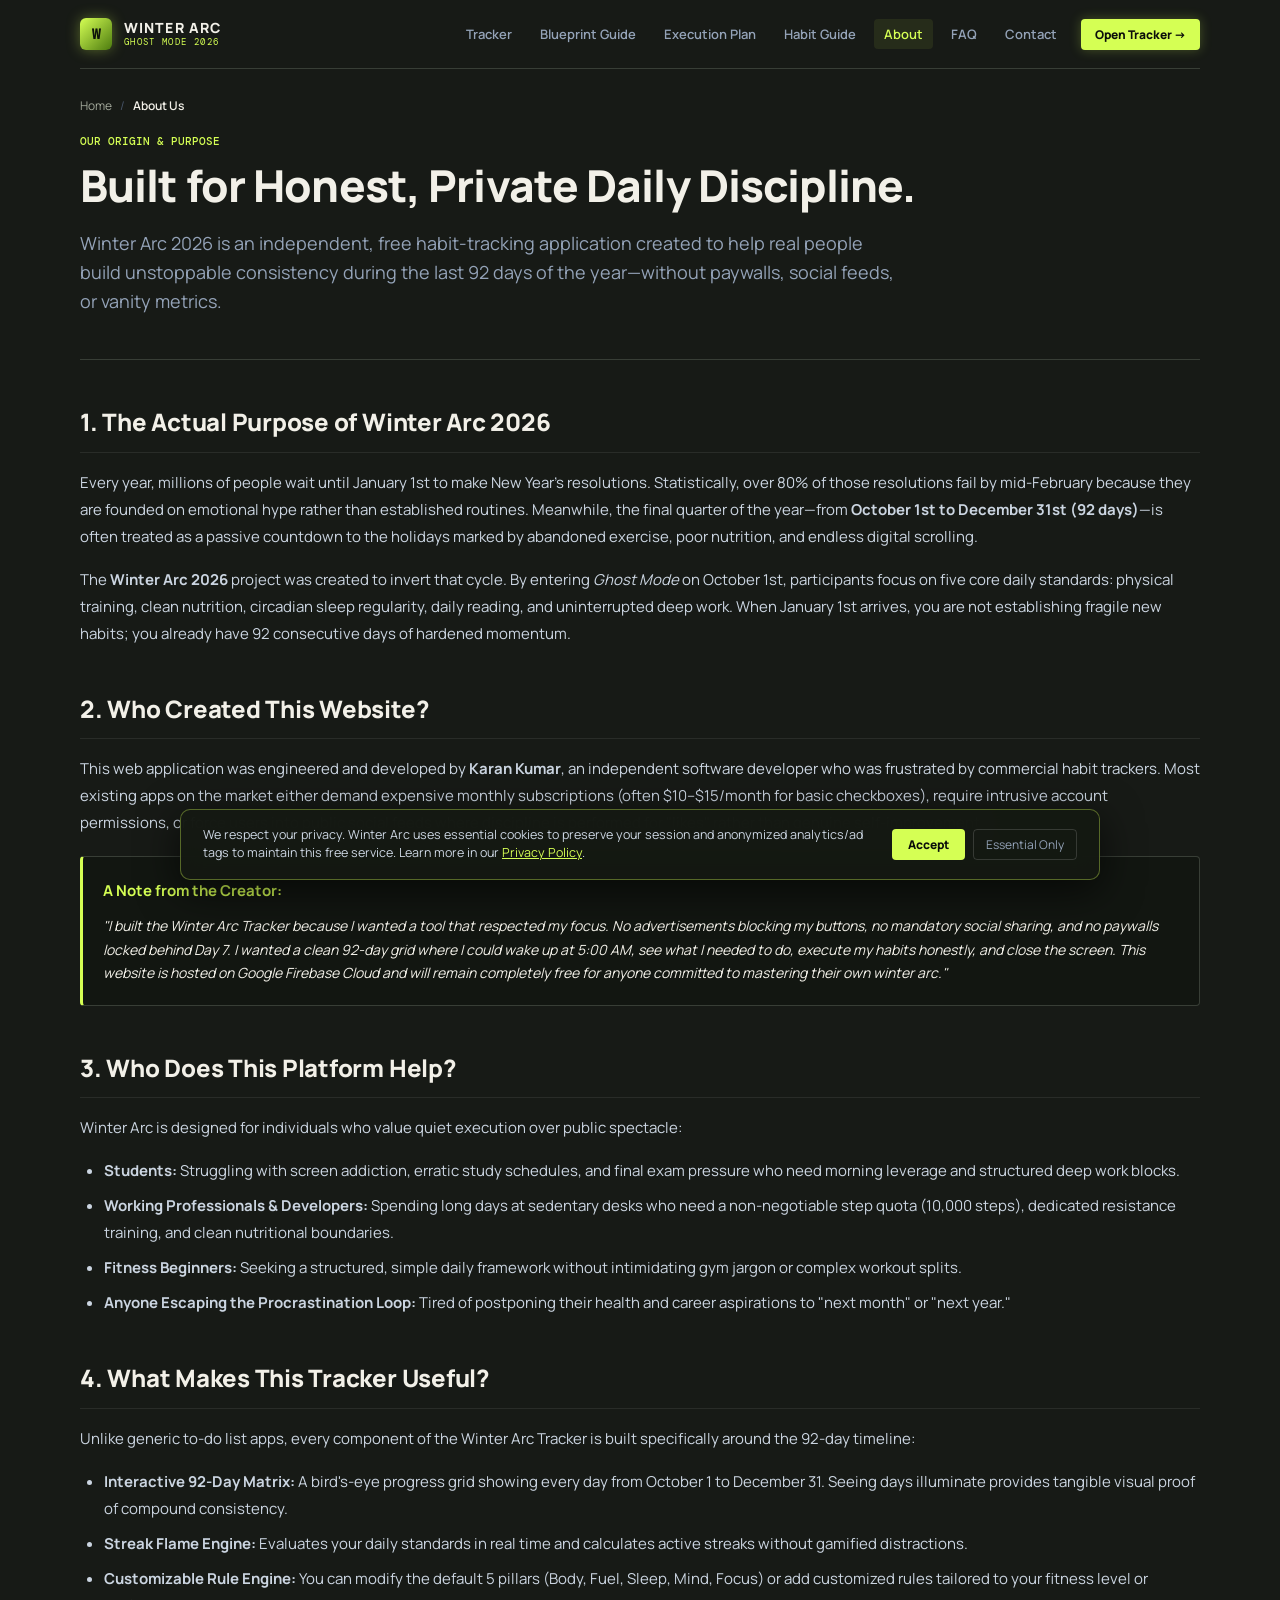
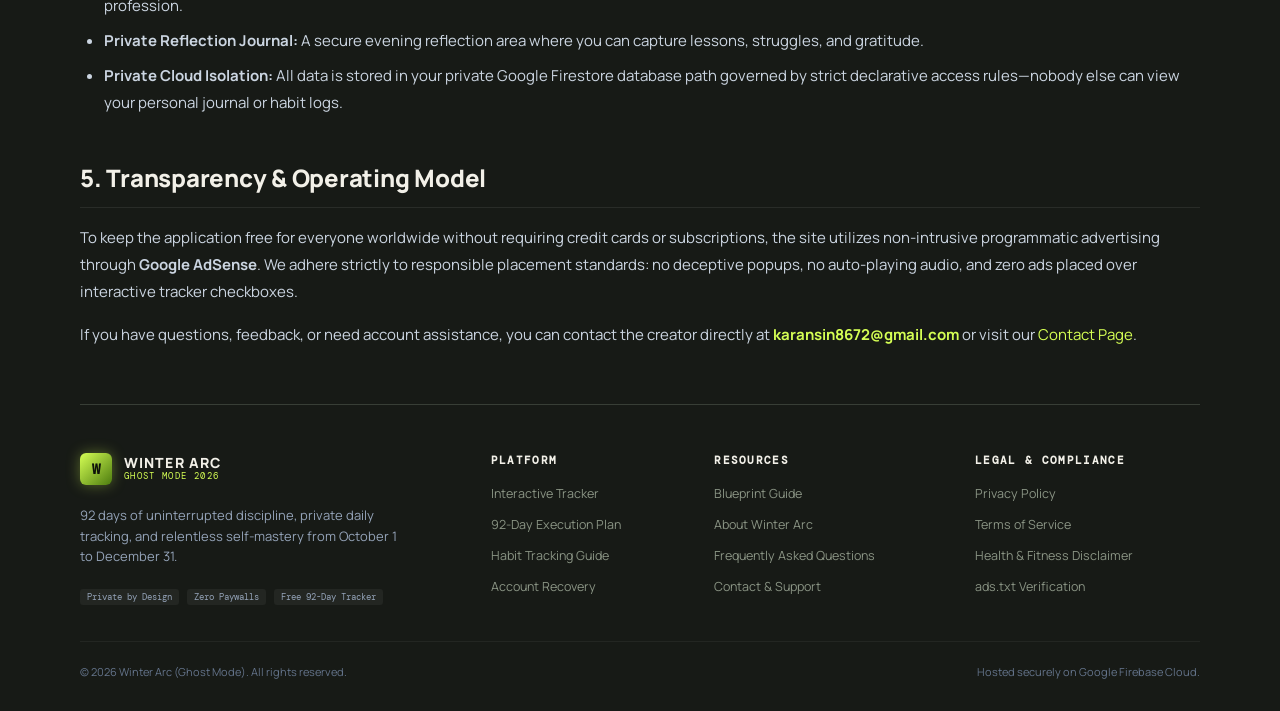
<file: about.html>
<!doctype html>
<html lang="en">
<head>
  <meta charset="utf-8">
  <meta name="viewport" content="width=device-width, initial-scale=1">
  <meta name="theme-color" content="#171a16">
  <title>About Winter Arc 2026 · Mission, Creator &amp; Philosophy</title>
  <meta name="description" content="Learn the real story and purpose behind Winter Arc 2026. Discover who built the tracker, who it helps, and why Ghost Mode is engineered for private self-discipline.">
  <link rel="canonical" href="https://arc-challenge.web.app/about">

  <!-- Favicon & Touch Icons -->
  <link rel="icon" type="image/svg+xml" href="/favicon.svg">
  <link rel="alternate icon" type="image/png" href="/favicon.png">
  <link rel="apple-touch-icon" href="/apple-touch-icon.png">

  <!-- Open Graph / Social Sharing -->
  <meta property="og:site_name" content="Winter Arc 2026">
  <meta property="og:type" content="website">
  <meta property="og:url" content="https://arc-challenge.web.app/about">
  <meta property="og:title" content="About Winter Arc 2026 · Mission &amp; Creator">
  <meta property="og:description" content="Discover the mission, philosophy, and architectural principles behind Winter Arc 2026: Ghost Mode. A free, private tracker built for honest daily consistency.">
  <meta property="og:image" content="https://arc-challenge.web.app/og-image.png">
  <meta property="og:image:width" content="1200">
  <meta property="og:image:height" content="630">
  <meta property="og:image:alt" content="About Winter Arc 2026">
  <meta name="twitter:card" content="summary_large_image">
  <meta name="twitter:title" content="About Winter Arc 2026 · Mission &amp; Creator">
  <meta name="twitter:description" content="The mission, philosophy, and architectural principles behind Winter Arc Ghost Mode.">
  <meta name="twitter:image" content="https://arc-challenge.web.app/og-image.png">

  <!-- Google AdSense Account Verification & Script -->
  <meta name="google-adsense-account" content="ca-pub-6097963574439559">
  <script async src="https://pagead2.googlesyndication.com/pagead/js/adsbygoogle.js?client=ca-pub-6097963574439559"
     crossorigin="anonymous"></script>

  <!-- Typography & CSS -->
  <link rel="preconnect" href="https://fonts.googleapis.com">
  <link rel="preconnect" href="https://fonts.gstatic.com" crossorigin>
  <link href="https://fonts.googleapis.com/css2?family=DM+Mono:wght@400;500;700&family=Manrope:wght@400;500;600;700;800&display=swap" rel="stylesheet">
  <link rel="stylesheet" href="/styles.css?v=20261010-4">

  <!-- Structured Data: AboutPage & BreadcrumbList -->
  <script type="application/ld+json">
  {
    "@context": "https://schema.org",
    "@graph": [
      {
        "@type": "BreadcrumbList",
        "@id": "https://arc-challenge.web.app/about#breadcrumb",
        "itemListElement": [
          {
            "@type": "ListItem",
            "position": 1,
            "name": "Home",
            "item": "https://arc-challenge.web.app/"
          },
          {
            "@type": "ListItem",
            "position": 2,
            "name": "About",
            "item": "https://arc-challenge.web.app/about"
          }
        ]
      },
      {
        "@type": "AboutPage",
        "@id": "https://arc-challenge.web.app/about#aboutpage",
        "name": "About Winter Arc 2026",
        "url": "https://arc-challenge.web.app/about",
        "description": "The origins, mission, and creator behind the free 92-day Winter Arc habit tracking platform.",
        "mainEntity": {
          "@type": "Organization",
          "name": "Winter Arc Project",
          "url": "https://arc-challenge.web.app/",
          "logo": {
            "@type": "ImageObject",
            "url": "https://arc-challenge.web.app/logo.png"
          }
        }
      }
    ]
  }
  </script>
</head>
<body>
  <div class="grain" aria-hidden="true"></div>

  <main class="frame">
    <!-- Universal Site Header -->
    <header class="site-header" id="global-site-header">
      <a class="site-brand" href="/" aria-label="Winter Arc Home">
        <span class="brand-gem">W</span>
        <div class="brand-text">
          <span class="brand-title-main">WINTER ARC</span>
          <span class="brand-tag-sub">GHOST MODE 2026</span>
        </div>
      </a>

      <button class="nav-mobile-toggle" type="button" aria-label="Toggle navigation menu" aria-expanded="false">☰</button>

      <ul class="site-nav-list" role="navigation" aria-label="Main Navigation">
        <li><a class="nav-link" href="/">Tracker</a></li>
        <li><a class="nav-link" href="/guide">Blueprint Guide</a></li>
        <li><a class="nav-link" href="/winter-arc-plan">Execution Plan</a></li>
        <li><a class="nav-link" href="/habit-tracking-guide">Habit Guide</a></li>
        <li><a class="nav-link active" href="/about">About</a></li>
        <li><a class="nav-link" href="/faq">FAQ</a></li>
        <li><a class="nav-link" href="/contact">Contact</a></li>
        <li><a class="nav-cta-btn" href="/">Open Tracker →</a></li>
      </ul>
    </header>

    <!-- Breadcrumb Navigation -->
    <nav class="breadcrumbs" aria-label="Breadcrumb">
      <a href="/">Home</a>
      <span>/</span>
      <strong>About Us</strong>
    </nav>

    <!-- Hero / Title -->
    <header class="article-hero">
      <p class="eyebrow" style="color: var(--lime);">OUR ORIGIN &amp; PURPOSE</p>
      <h1 class="article-title">Built for Honest, Private Daily Discipline.</h1>
      <p class="article-subtitle">Winter Arc 2026 is an independent, free habit-tracking application created to help real people build unstoppable consistency during the last 92 days of the year—without paywalls, social feeds, or vanity metrics.</p>
    </header>

    <!-- Article Prose Content -->
    <article class="prose-content">
      <h2>1. The Actual Purpose of Winter Arc 2026</h2>
      <p>Every year, millions of people wait until January 1st to make New Year's resolutions. Statistically, over 80% of those resolutions fail by mid-February because they are founded on emotional hype rather than established routines. Meanwhile, the final quarter of the year—from <strong>October 1st to December 31st (92 days)</strong>—is often treated as a passive countdown to the holidays marked by abandoned exercise, poor nutrition, and endless digital scrolling.</p>
      <p>The <strong>Winter Arc 2026</strong> project was created to invert that cycle. By entering <em>Ghost Mode</em> on October 1st, participants focus on five core daily standards: physical training, clean nutrition, circadian sleep regularity, daily reading, and uninterrupted deep work. When January 1st arrives, you are not establishing fragile new habits; you already have 92 consecutive days of hardened momentum.</p>

      <h2>2. Who Created This Website?</h2>
      <p>This web application was engineered and developed by <strong>Karan Kumar</strong>, an independent software developer who was frustrated by commercial habit trackers. Most existing apps on the market either demand expensive monthly subscriptions (often $10–$15/month for basic checkboxes), require intrusive account permissions, or force users into public social feeds where discipline is performed for "likes" rather than genuine self-improvement.</p>

      <div style="background: rgba(18, 22, 17, 0.9); border: 1px solid var(--line); border-left: 3px solid var(--lime); border-radius: 4px; padding: 20px; margin: 20px 0;">
        <h4 style="margin: 0 0 10px; color: var(--lime);">A Note from the Creator:</h4>
        <!-- [EDITABLE FIELD: Creator Personal Story - You may customize this text with any personal details or motivations you wish to share] -->
        <p style="margin: 0; font-size: 14px; line-height: 1.7; color: var(--paper);">
          <em>"I built the Winter Arc Tracker because I wanted a tool that respected my focus. No advertisements blocking my buttons, no mandatory social sharing, and no paywalls locked behind Day 7. I wanted a clean 92-day grid where I could wake up at 5:00 AM, see what I needed to do, execute my habits honestly, and close the screen. This website is hosted on Google Firebase Cloud and will remain completely free for anyone committed to mastering their own winter arc."</em>
        </p>
      </div>

      <h2>3. Who Does This Platform Help?</h2>
      <p>Winter Arc is designed for individuals who value quiet execution over public spectacle:</p>
      <ul>
        <li><strong>Students:</strong> Struggling with screen addiction, erratic study schedules, and final exam pressure who need morning leverage and structured deep work blocks.</li>
        <li><strong>Working Professionals &amp; Developers:</strong> Spending long days at sedentary desks who need a non-negotiable step quota (10,000 steps), dedicated resistance training, and clean nutritional boundaries.</li>
        <li><strong>Fitness Beginners:</strong> Seeking a structured, simple daily framework without intimidating gym jargon or complex workout splits.</li>
        <li><strong>Anyone Escaping the Procrastination Loop:</strong> Tired of postponing their health and career aspirations to "next month" or "next year."</li>
      </ul>

      <h2>4. What Makes This Tracker Useful?</h2>
      <p>Unlike generic to-do list apps, every component of the Winter Arc Tracker is built specifically around the 92-day timeline:</p>
      <ul>
        <li><strong>Interactive 92-Day Matrix:</strong> A bird's-eye progress grid showing every day from October 1 to December 31. Seeing days illuminate provides tangible visual proof of compound consistency.</li>
        <li><strong>Streak Flame Engine:</strong> Evaluates your daily standards in real time and calculates active streaks without gamified distractions.</li>
        <li><strong>Customizable Rule Engine:</strong> You can modify the default 5 pillars (Body, Fuel, Sleep, Mind, Focus) or add customized rules tailored to your fitness level or profession.</li>
        <li><strong>Private Reflection Journal:</strong> A secure evening reflection area where you can capture lessons, struggles, and gratitude.</li>
        <li><strong>Private Cloud Isolation:</strong> All data is stored in your private Google Firestore database path governed by strict declarative access rules—nobody else can view your personal journal or habit logs.</li>
      </ul>

      <h2>5. Transparency &amp; Operating Model</h2>
      <p>To keep the application free for everyone worldwide without requiring credit cards or subscriptions, the site utilizes non-intrusive programmatic advertising through <strong>Google AdSense</strong>. We adhere strictly to responsible placement standards: no deceptive popups, no auto-playing audio, and zero ads placed over interactive tracker checkboxes.</p>
      <p>If you have questions, feedback, or need account assistance, you can contact the creator directly at <a href="mailto:karansin8672@gmail.com" style="color: var(--lime); font-weight: 700;">karansin8672@gmail.com</a> or visit our <a href="/contact" style="color: var(--lime);">Contact Page</a>.</p>
    </article>

    <!-- Professional Multi-Column Footer -->
    <footer class="site-footer">
      <div class="footer-grid">
        <div class="footer-brand-col">
          <a class="site-brand" href="/" style="margin-bottom: 8px;">
            <span class="brand-gem">W</span>
            <div class="brand-text">
              <span class="brand-title-main">WINTER ARC</span>
              <span class="brand-tag-sub">GHOST MODE 2026</span>
            </div>
          </a>
          <p>92 days of uninterrupted discipline, private daily tracking, and relentless self-mastery from October 1 to December 31.</p>
          <div class="footer-badges">
            <span class="badge-sub">Private by Design</span>
            <span class="badge-sub">Zero Paywalls</span>
            <span class="badge-sub">Free 92-Day Tracker</span>
          </div>
        </div>

        <div>
          <h4 class="footer-heading">Platform</h4>
          <ul class="footer-links-list">
            <li><a href="/">Interactive Tracker</a></li>
            <li><a href="/winter-arc-plan">92-Day Execution Plan</a></li>
            <li><a href="/habit-tracking-guide">Habit Tracking Guide</a></li>
            <li><a href="/forgot">Account Recovery</a></li>
          </ul>
        </div>

        <div>
          <h4 class="footer-heading">Resources</h4>
          <ul class="footer-links-list">
            <li><a href="/guide">Blueprint Guide</a></li>
            <li><a href="/about">About Winter Arc</a></li>
            <li><a href="/faq">Frequently Asked Questions</a></li>
            <li><a href="/contact">Contact &amp; Support</a></li>
          </ul>
        </div>

        <div>
          <h4 class="footer-heading">Legal &amp; Compliance</h4>
          <ul class="footer-links-list">
            <li><a href="/privacy">Privacy Policy</a></li>
            <li><a href="/terms">Terms of Service</a></li>
            <li><a href="/disclaimer">Health &amp; Fitness Disclaimer</a></li>
            <li><a href="/ads.txt">ads.txt Verification</a></li>
          </ul>
        </div>
      </div>

      <div class="footer-bottom-bar">
        <span>© 2026 Winter Arc (Ghost Mode). All rights reserved.</span>
        <span>Hosted securely on Google Firebase Cloud.</span>
      </div>
    </footer>
  </main>

  <script src="/site.js?v=20261010-4"></script>
</body>
</html>
</file>
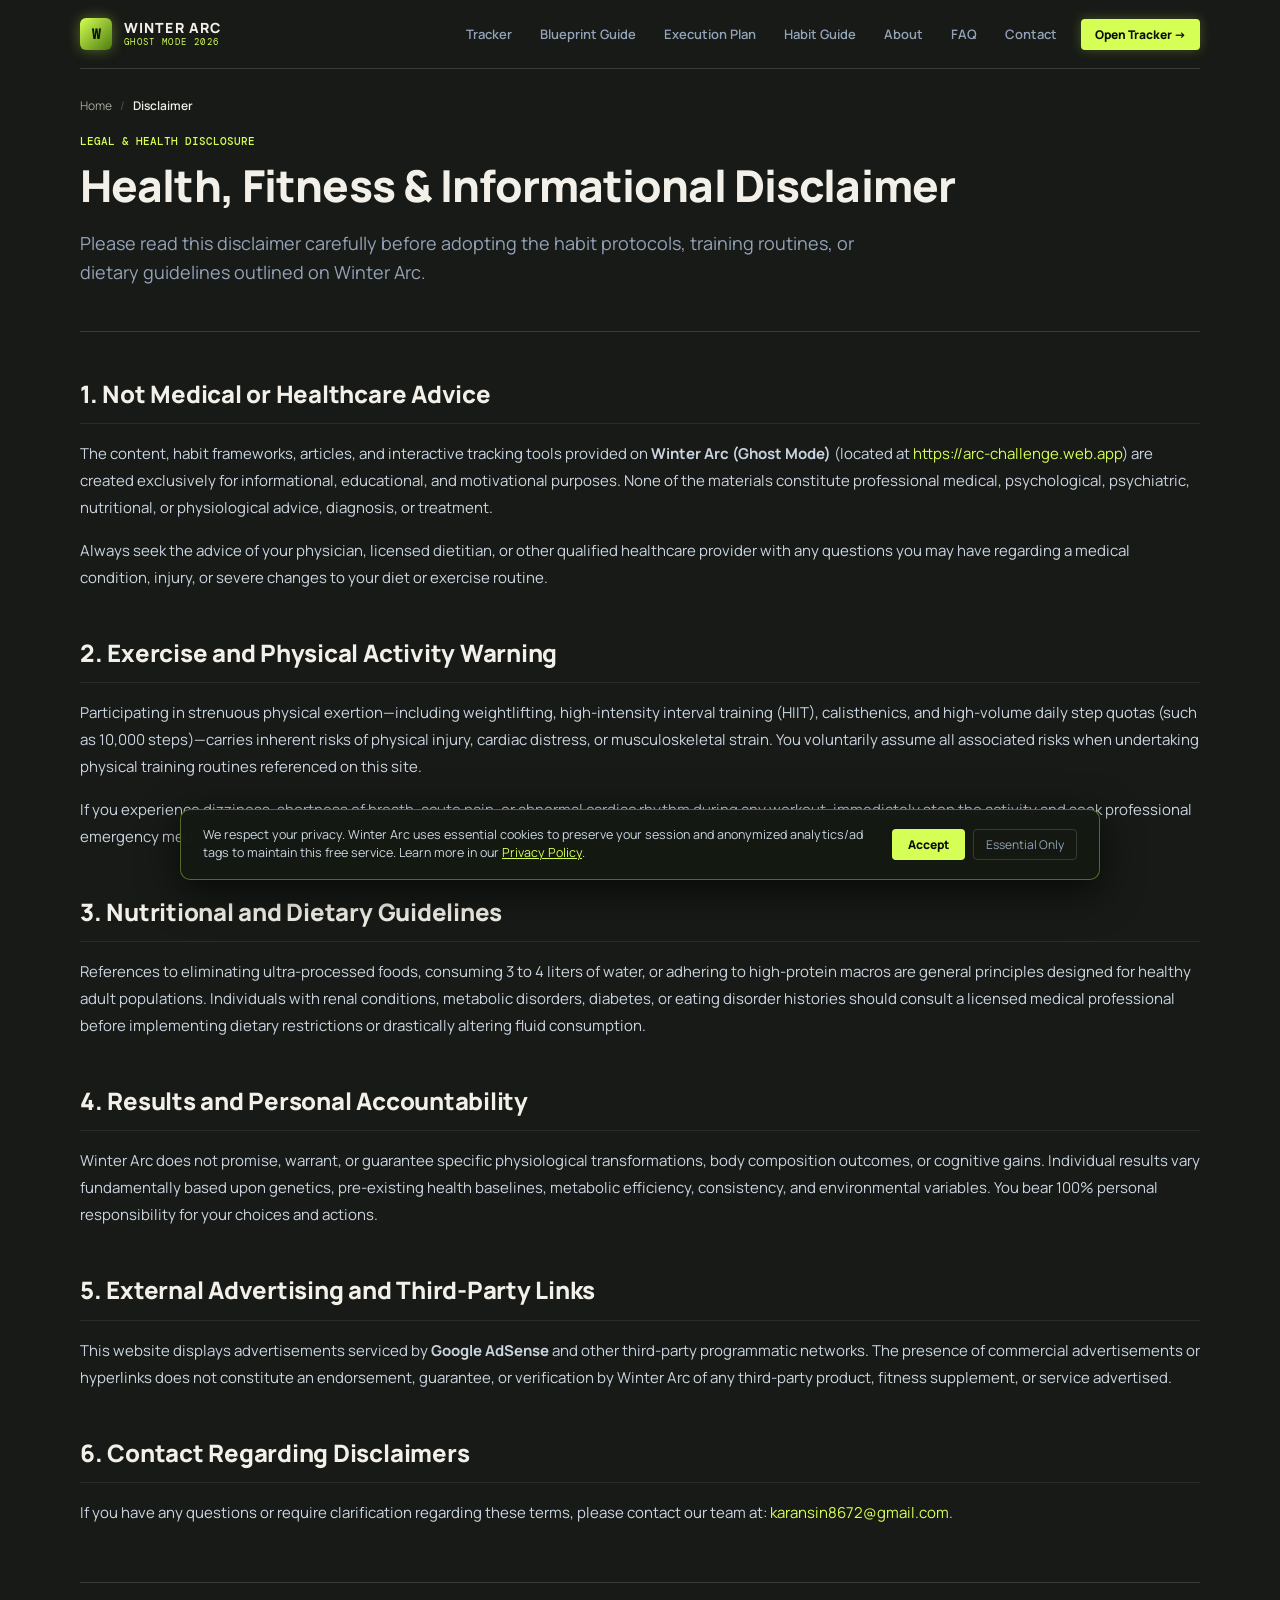
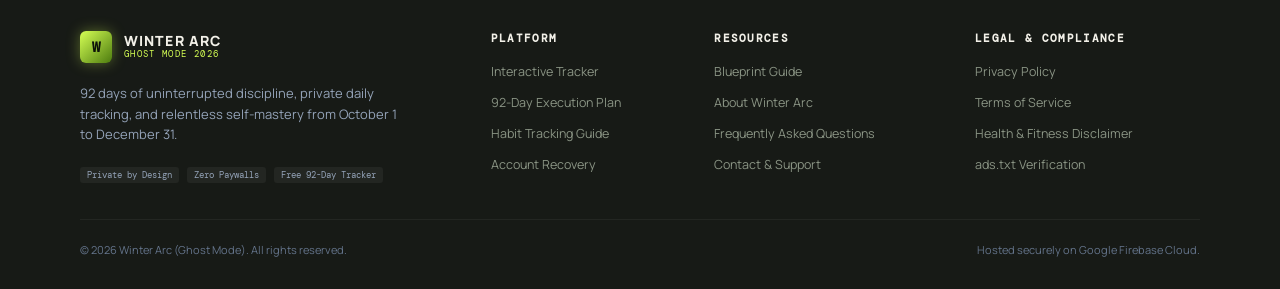
<file: disclaimer.html>
<!doctype html>
<html lang="en">
<head>
  <meta charset="utf-8">
  <meta name="viewport" content="width=device-width, initial-scale=1">
  <meta name="theme-color" content="#171a16">
  <title>Health & Fitness Disclaimer · Winter Arc (Ghost Mode)</title>
  <meta name="description" content="Important health, fitness, nutritional, and general informational disclaimer regarding the 92-day Winter Arc challenge and tracker.">
  <link rel="canonical" href="https://arc-challenge.web.app/disclaimer">

  <!-- Favicon & Touch Icons -->
  <link rel="icon" type="image/svg+xml" href="/favicon.svg">
  <link rel="alternate icon" type="image/png" href="/favicon.png">
  <link rel="apple-touch-icon" href="/apple-touch-icon.png">

  <!-- Open Graph / Social Sharing -->
  <meta property="og:site_name" content="Winter Arc 2026">
  <meta property="og:type" content="website">
  <meta property="og:url" content="https://arc-challenge.web.app/disclaimer">
  <meta property="og:title" content="Disclaimer · Winter Arc">
  <meta property="og:description" content="Important health, fitness, and legal disclosures for participants of Winter Arc Ghost Mode.">
  <meta property="og:image" content="https://arc-challenge.web.app/og-image.png">
  <meta property="og:image:width" content="1200">
  <meta property="og:image:height" content="630">
  <meta property="og:image:alt" content="Winter Arc Disclaimer">
  <meta name="twitter:card" content="summary_large_image">
  <meta name="twitter:title" content="Disclaimer · Winter Arc">
  <meta name="twitter:description" content="Health & Fitness Disclaimer for Winter Arc Ghost Mode.">
  <meta name="twitter:image" content="https://arc-challenge.web.app/og-image.png">

  <!-- Google AdSense Account Verification & Script -->
  <meta name="google-adsense-account" content="ca-pub-6097963574439559">
  <script async src="https://pagead2.googlesyndication.com/pagead/js/adsbygoogle.js?client=ca-pub-6097963574439559"
     crossorigin="anonymous"></script>

  <!-- Typography & CSS -->
  <link rel="preconnect" href="https://fonts.googleapis.com">
  <link rel="preconnect" href="https://fonts.gstatic.com" crossorigin>
  <link href="https://fonts.googleapis.com/css2?family=DM+Mono:wght@400;500;700&family=Manrope:wght@400;500;600;700;800&display=swap" rel="stylesheet">
  <link rel="stylesheet" href="/styles.css?v=20261010-4">

  <!-- BreadcrumbList Structured Data -->
  <script type="application/ld+json">
  {
    "@context": "https://schema.org",
    "@type": "BreadcrumbList",
    "itemListElement": [
      {
        "@type": "ListItem",
        "position": 1,
        "name": "Home",
        "item": "https://arc-challenge.web.app/"
      },
      {
        "@type": "ListItem",
        "position": 2,
        "name": "Disclaimer",
        "item": "https://arc-challenge.web.app/disclaimer"
      }
    ]
  }
  </script>
</head>
<body>
  <div class="grain" aria-hidden="true"></div>

  <main class="frame">
    <!-- Universal Site Header -->
    <header class="site-header">
      <a class="site-brand" href="/" aria-label="Winter Arc Home">
        <span class="brand-gem">W</span>
        <div class="brand-text">
          <span class="brand-title-main">WINTER ARC</span>
          <span class="brand-tag-sub">GHOST MODE 2026</span>
        </div>
      </a>

      <button class="nav-mobile-toggle" type="button" aria-label="Toggle navigation menu" aria-expanded="false">☰</button>

      <ul class="site-nav-list" role="navigation" aria-label="Main Navigation">
        <li><a class="nav-link" href="/">Tracker</a></li>
        <li><a class="nav-link" href="/guide">Blueprint Guide</a></li>
        <li><a class="nav-link" href="/winter-arc-plan">Execution Plan</a></li>
        <li><a class="nav-link" href="/habit-tracking-guide">Habit Guide</a></li>
        <li><a class="nav-link" href="/about">About</a></li>
        <li><a class="nav-link" href="/faq">FAQ</a></li>
        <li><a class="nav-link" href="/contact">Contact</a></li>
        <li><a class="nav-cta-btn" href="/">Open Tracker →</a></li>
      </ul>
    </header>

    <!-- Breadcrumb Navigation -->
    <nav class="breadcrumbs" aria-label="Breadcrumb">
      <a href="/">Home</a>
      <span>/</span>
      <strong>Disclaimer</strong>
    </nav>

    <!-- Header -->
    <header class="article-hero">
      <p class="eyebrow" style="color: var(--lime);">LEGAL & HEALTH DISCLOSURE</p>
      <h1 class="article-title">Health, Fitness & Informational Disclaimer</h1>
      <p class="article-subtitle">Please read this disclaimer carefully before adopting the habit protocols, training routines, or dietary guidelines outlined on Winter Arc.</p>
    </header>

    <!-- Disclaimer Prose Content -->
    <article class="prose-content">
      <h2>1. Not Medical or Healthcare Advice</h2>
      <p>The content, habit frameworks, articles, and interactive tracking tools provided on <strong>Winter Arc (Ghost Mode)</strong> (located at <a href="https://arc-challenge.web.app" style="color: var(--lime);">https://arc-challenge.web.app</a>) are created exclusively for informational, educational, and motivational purposes. None of the materials constitute professional medical, psychological, psychiatric, nutritional, or physiological advice, diagnosis, or treatment.</p>
      <p>Always seek the advice of your physician, licensed dietitian, or other qualified healthcare provider with any questions you may have regarding a medical condition, injury, or severe changes to your diet or exercise routine.</p>

      <h2>2. Exercise and Physical Activity Warning</h2>
      <p>Participating in strenuous physical exertion—including weightlifting, high-intensity interval training (HIIT), calisthenics, and high-volume daily step quotas (such as 10,000 steps)—carries inherent risks of physical injury, cardiac distress, or musculoskeletal strain. You voluntarily assume all associated risks when undertaking physical training routines referenced on this site.</p>
      <p>If you experience dizziness, shortness of breath, acute pain, or abnormal cardiac rhythm during any workout, immediately stop the activity and seek professional emergency medical assistance.</p>

      <h2>3. Nutritional and Dietary Guidelines</h2>
      <p>References to eliminating ultra-processed foods, consuming 3 to 4 liters of water, or adhering to high-protein macros are general principles designed for healthy adult populations. Individuals with renal conditions, metabolic disorders, diabetes, or eating disorder histories should consult a licensed medical professional before implementing dietary restrictions or drastically altering fluid consumption.</p>

      <h2>4. Results and Personal Accountability</h2>
      <p>Winter Arc does not promise, warrant, or guarantee specific physiological transformations, body composition outcomes, or cognitive gains. Individual results vary fundamentally based upon genetics, pre-existing health baselines, metabolic efficiency, consistency, and environmental variables. You bear 100% personal responsibility for your choices and actions.</p>

      <h2>5. External Advertising and Third-Party Links</h2>
      <p>This website displays advertisements serviced by <strong>Google AdSense</strong> and other third-party programmatic networks. The presence of commercial advertisements or hyperlinks does not constitute an endorsement, guarantee, or verification by Winter Arc of any third-party product, fitness supplement, or service advertised.</p>

      <h2>6. Contact Regarding Disclaimers</h2>
      <p>If you have any questions or require clarification regarding these terms, please contact our team at: <a href="mailto:karansin8672@gmail.com" style="color: var(--lime);">karansin8672@gmail.com</a>.</p>
    </article>

    <!-- Professional Multi-Column Footer -->
    <footer class="site-footer">
      <div class="footer-grid">
        <div class="footer-brand-col">
          <a class="site-brand" href="/" style="margin-bottom: 8px;">
            <span class="brand-gem">W</span>
            <div class="brand-text">
              <span class="brand-title-main">WINTER ARC</span>
              <span class="brand-tag-sub">GHOST MODE 2026</span>
            </div>
          </a>
          <p>92 days of uninterrupted discipline, private daily tracking, and relentless self-mastery from October 1 to December 31.</p>
          <div class="footer-badges">
            <span class="badge-sub">Private by Design</span>
            <span class="badge-sub">Zero Paywalls</span>
            <span class="badge-sub">Free 92-Day Tracker</span>
          </div>
        </div>

        <div>
          <h4 class="footer-heading">Platform</h4>
          <ul class="footer-links-list">
            <li><a href="/">Interactive Tracker</a></li>
            <li><a href="/winter-arc-plan">92-Day Execution Plan</a></li>
            <li><a href="/habit-tracking-guide">Habit Tracking Guide</a></li>
            <li><a href="/forgot">Account Recovery</a></li>
          </ul>
        </div>

        <div>
          <h4 class="footer-heading">Resources</h4>
          <ul class="footer-links-list">
            <li><a href="/guide">Blueprint Guide</a></li>
            <li><a href="/about">About Winter Arc</a></li>
            <li><a href="/faq">Frequently Asked Questions</a></li>
            <li><a href="/contact">Contact &amp; Support</a></li>
          </ul>
        </div>

        <div>
          <h4 class="footer-heading">Legal &amp; Compliance</h4>
          <ul class="footer-links-list">
            <li><a href="/privacy">Privacy Policy</a></li>
            <li><a href="/terms">Terms of Service</a></li>
            <li><a href="/disclaimer">Health &amp; Fitness Disclaimer</a></li>
            <li><a href="/ads.txt">ads.txt Verification</a></li>
          </ul>
        </div>
      </div>

      <div class="footer-bottom-bar">
        <span>© 2026 Winter Arc (Ghost Mode). All rights reserved.</span>
        <span>Hosted securely on Google Firebase Cloud.</span>
      </div>
    </footer>
  </main>

  <script src="/site.js?v=20261010-4"></script>
</body>
</html>
</file>
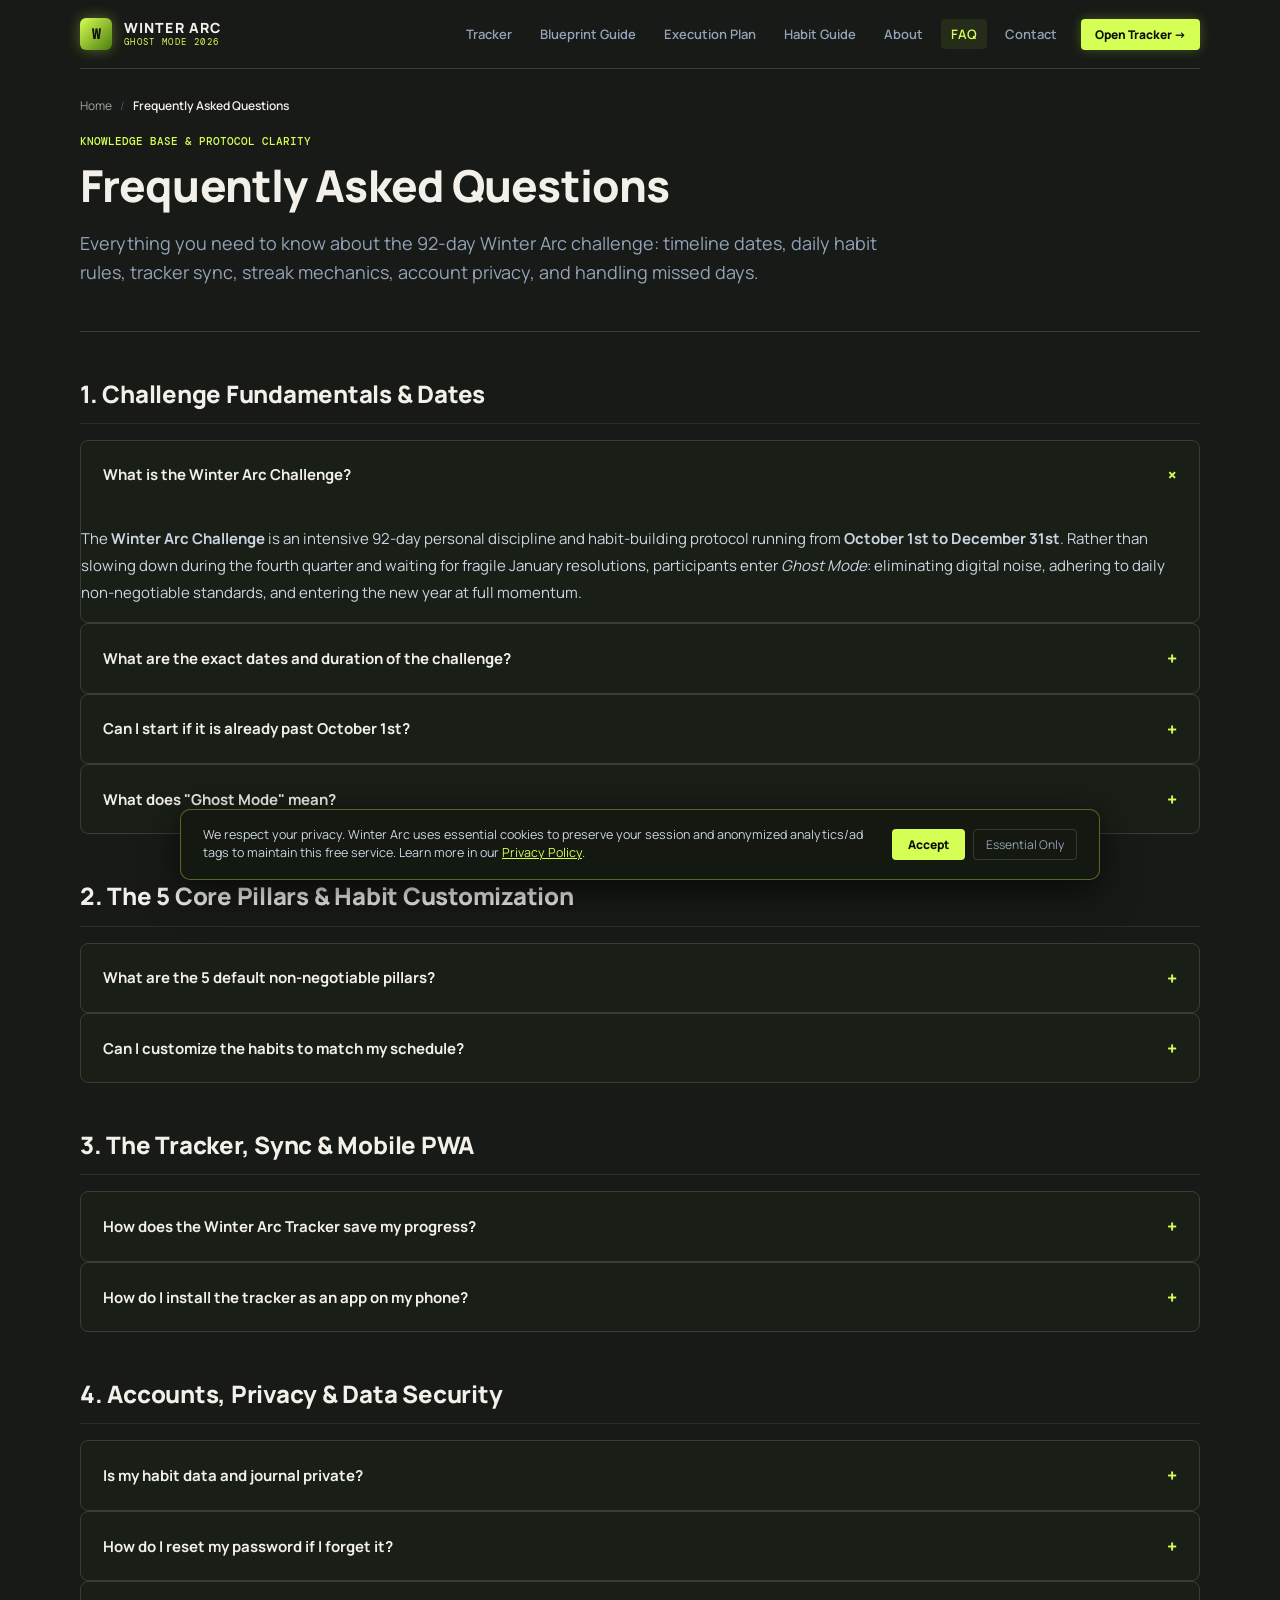
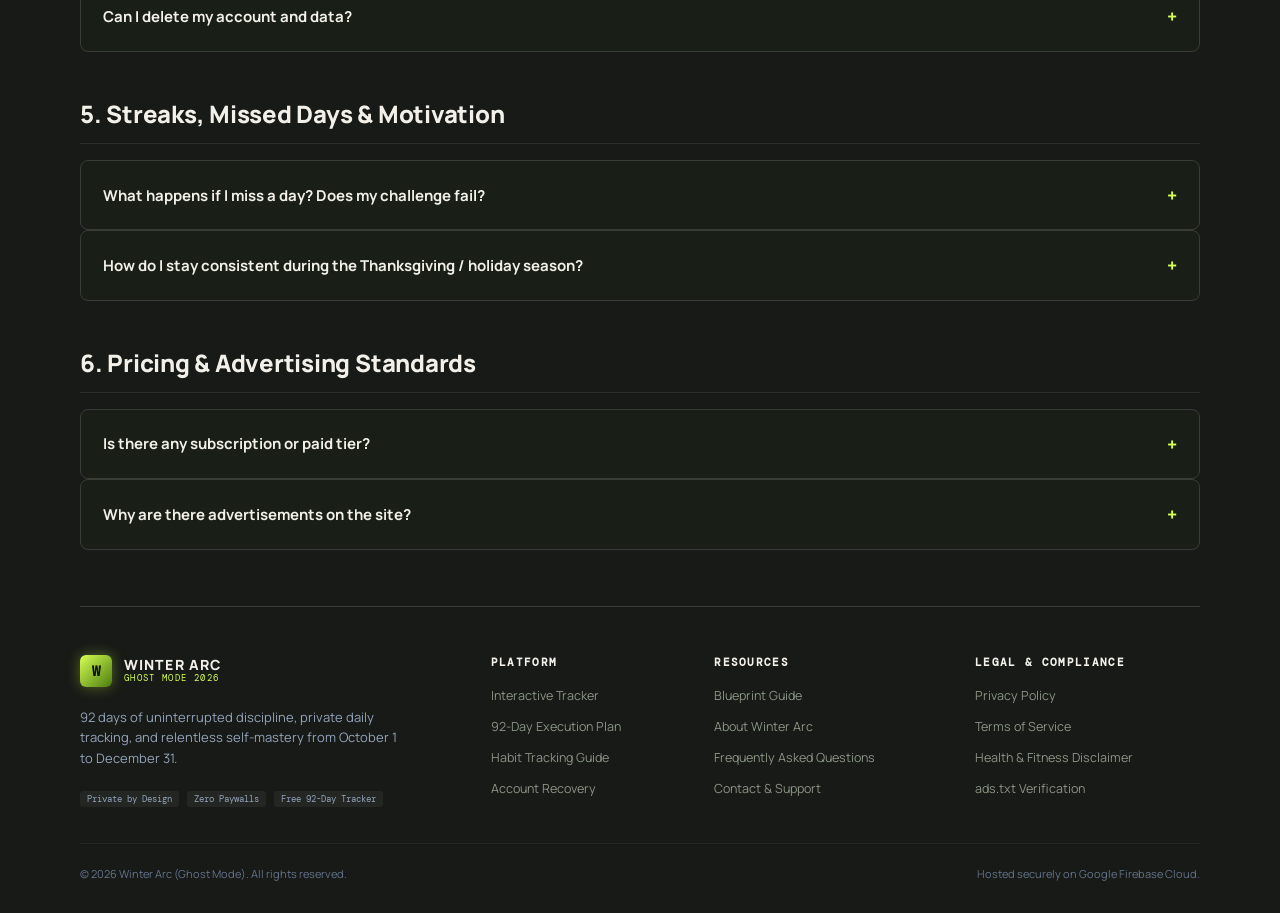
<file: faq.html>
<!doctype html>
<html lang="en">
<head>
  <meta charset="utf-8">
  <meta name="viewport" content="width=device-width, initial-scale=1">
  <meta name="theme-color" content="#171a16">
  <title>Winter Arc FAQ · Frequently Asked Questions (2026 Challenge &amp; Tracker)</title>
  <meta name="description" content="Clear, detailed answers to genuine questions about the Winter Arc 2026 challenge: dates, 5 core pillars, tracker features, account privacy, missed days, and streaks.">
  <link rel="canonical" href="https://arc-challenge.web.app/faq">

  <!-- Favicon & Touch Icons -->
  <link rel="icon" type="image/svg+xml" href="/favicon.svg">
  <link rel="alternate icon" type="image/png" href="/favicon.png">
  <link rel="apple-touch-icon" href="/apple-touch-icon.png">

  <!-- Open Graph / Social Sharing -->
  <meta property="og:site_name" content="Winter Arc 2026">
  <meta property="og:type" content="website">
  <meta property="og:url" content="https://arc-challenge.web.app/faq">
  <meta property="og:title" content="Winter Arc FAQ · Frequently Asked Questions (2026)">
  <meta property="og:description" content="Direct, practical answers to all questions regarding the 92-day Winter Arc challenge, tracker usage, accounts, and privacy.">
  <meta property="og:image" content="https://arc-challenge.web.app/og-image.png">
  <meta property="og:image:width" content="1200">
  <meta property="og:image:height" content="630">
  <meta property="og:image:alt" content="Winter Arc Frequently Asked Questions">
  <meta name="twitter:card" content="summary_large_image">
  <meta name="twitter:title" content="FAQ · Winter Arc Challenge 2026">
  <meta name="twitter:description" content="Everything you need to know about the 92-day Winter Arc challenge rules, dates, tracker, and privacy.">
  <meta name="twitter:image" content="https://arc-challenge.web.app/og-image.png">

  <!-- Google AdSense Account Verification & Script -->
  <meta name="google-adsense-account" content="ca-pub-6097963574439559">
  <script async src="https://pagead2.googlesyndication.com/pagead/js/adsbygoogle.js?client=ca-pub-6097963574439559"
     crossorigin="anonymous"></script>

  <!-- Typography & CSS -->
  <link rel="preconnect" href="https://fonts.googleapis.com">
  <link rel="preconnect" href="https://fonts.gstatic.com" crossorigin>
  <link href="https://fonts.googleapis.com/css2?family=DM+Mono:wght@400;500;700&family=Manrope:wght@400;500;600;700;800&display=swap" rel="stylesheet">
  <link rel="stylesheet" href="/styles.css?v=20261010-4">

  <!-- FAQPage & BreadcrumbList Structured Data -->
  <script type="application/ld+json">
  {
    "@context": "https://schema.org",
    "@graph": [
      {
        "@type": "BreadcrumbList",
        "@id": "https://arc-challenge.web.app/faq#breadcrumb",
        "itemListElement": [
          {
            "@type": "ListItem",
            "position": 1,
            "name": "Home",
            "item": "https://arc-challenge.web.app/"
          },
          {
            "@type": "ListItem",
            "position": 2,
            "name": "FAQ",
            "item": "https://arc-challenge.web.app/faq"
          }
        ]
      },
      {
        "@type": "FAQPage",
        "@id": "https://arc-challenge.web.app/faq#faqpage",
        "mainEntity": [
          {
            "@type": "Question",
            "name": "What is the Winter Arc Challenge?",
            "acceptedAnswer": {
              "@type": "Answer",
              "text": "The Winter Arc Challenge is an intensive 92-day self-discipline protocol running from October 1st to December 31st. Participants enter Ghost Mode to build physical conditioning, clean nutrition, circadian regularity, reading habits, and deep focus before the new calendar year starts."
            }
          },
          {
            "@type": "Question",
            "name": "What are the exact dates and duration of the Winter Arc?",
            "acceptedAnswer": {
              "@type": "Answer",
              "text": "The Winter Arc lasts exactly 92 consecutive days, starting October 1 at 12:00 AM and concluding December 31 at 11:59 PM. This accounts for precisely 25.2% of the calendar year."
            }
          },
          {
            "@type": "Question",
            "name": "What happens if I miss a habit or break my streak?",
            "acceptedAnswer": {
              "@type": "Answer",
              "text": "If you miss a habit, your active streak flame resets, but all prior completed days remain saved in your 92-day visual progress grid. The cardinal rule is to 'Never Miss Twice'—wake up the next morning at 5:00 AM and reclaim your standard immediately."
            }
          },
          {
            "@type": "Question",
            "name": "How does the Winter Arc Tracker save my progress?",
            "acceptedAnswer": {
              "@type": "Answer",
              "text": "Your daily habit checkboxes, custom rules, streak calculations, and evening journal entries are saved to your private document in Google Cloud Firestore using client authentication. Your data is isolated to your account and synchronizes automatically across devices."
            }
          },
          {
            "@type": "Question",
            "name": "Can I customize the 5 non-negotiable rules?",
            "acceptedAnswer": {
              "@type": "Answer",
              "text": "Yes. While the default protocol includes Physical (45m+10k), Fuel (Clean+3L), Sleep (10P-5A), Mind (10p reading), and Focus (2h deep work), you can customize, edit, or add your own rules in the 'My Rules' tab of the tracker."
            }
          },
          {
            "@type": "Question",
            "name": "Is the Winter Arc Tracker completely free to use?",
            "acceptedAnswer": {
              "@type": "Answer",
              "text": "Yes, 100% free with no subscriptions, trials, or locked paywalls. The full 92-day grid, streak calculation engine, custom rules, and journal are open to every participant."
            }
          },
          {
            "@type": "Question",
            "name": "Can I install the tracker on my phone?",
            "acceptedAnswer": {
              "@type": "Answer",
              "text": "Yes. The Winter Arc Tracker is built as a Progressive Web App (PWA). You can tap 'Add to Home Screen' in Safari on iOS or Chrome on Android to install it as an app without going through an app store."
            }
          }
        ]
      }
    ]
  }
  </script>
</head>
<body>
  <div class="grain" aria-hidden="true"></div>

  <main class="frame">
    <!-- Universal Site Header -->
    <header class="site-header" id="global-site-header">
      <a class="site-brand" href="/" aria-label="Winter Arc Home">
        <span class="brand-gem">W</span>
        <div class="brand-text">
          <span class="brand-title-main">WINTER ARC</span>
          <span class="brand-tag-sub">GHOST MODE 2026</span>
        </div>
      </a>

      <button class="nav-mobile-toggle" type="button" aria-label="Toggle navigation menu" aria-expanded="false">☰</button>

      <ul class="site-nav-list" role="navigation" aria-label="Main Navigation">
        <li><a class="nav-link" href="/">Tracker</a></li>
        <li><a class="nav-link" href="/guide">Blueprint Guide</a></li>
        <li><a class="nav-link" href="/winter-arc-plan">Execution Plan</a></li>
        <li><a class="nav-link" href="/habit-tracking-guide">Habit Guide</a></li>
        <li><a class="nav-link" href="/about">About</a></li>
        <li><a class="nav-link active" href="/faq">FAQ</a></li>
        <li><a class="nav-link" href="/contact">Contact</a></li>
        <li><a class="nav-cta-btn" href="/">Open Tracker →</a></li>
      </ul>
    </header>

    <!-- Breadcrumb Navigation -->
    <nav class="breadcrumbs" aria-label="Breadcrumb">
      <a href="/">Home</a>
      <span>/</span>
      <strong>Frequently Asked Questions</strong>
    </nav>

    <!-- Header -->
    <header class="article-hero">
      <p class="eyebrow" style="color: var(--lime);">KNOWLEDGE BASE &amp; PROTOCOL CLARITY</p>
      <h1 class="article-title">Frequently Asked Questions</h1>
      <p class="article-subtitle">Everything you need to know about the 92-day Winter Arc challenge: timeline dates, daily habit rules, tracker sync, streak mechanics, account privacy, and handling missed days.</p>
    </header>

    <!-- Main FAQ Content Categorized -->
    <article class="prose-content">
      <h2>1. Challenge Fundamentals &amp; Dates</h2>

      <details class="faq-item" open>
        <summary class="faq-summary">
          <span>What is the Winter Arc Challenge?</span>
          <span class="faq-chevron">+</span>
        </summary>
        <div class="faq-answer">
          <p>The <strong>Winter Arc Challenge</strong> is an intensive 92-day personal discipline and habit-building protocol running from <strong>October 1st to December 31st</strong>. Rather than slowing down during the fourth quarter and waiting for fragile January resolutions, participants enter <em>Ghost Mode</em>: eliminating digital noise, adhering to daily non-negotiable standards, and entering the new year at full momentum.</p>
        </div>
      </details>

      <details class="faq-item">
        <summary class="faq-summary">
          <span>What are the exact dates and duration of the challenge?</span>
          <span class="faq-chevron">+</span>
        </summary>
        <div class="faq-answer">
          <p>The challenge runs from <strong>October 1 at 12:00 AM</strong> through <strong>December 31 at 11:59 PM</strong>. This spans exactly <strong>92 consecutive days</strong>, which represents 25.2% of the calendar year—an entire quarter of focused transformation.</p>
        </div>
      </details>

      <details class="faq-item">
        <summary class="faq-summary">
          <span>Can I start if it is already past October 1st?</span>
          <span class="faq-chevron">+</span>
        </summary>
        <div class="faq-answer">
          <p>Yes. While October 1 is the canonical starting date, the principle of the Winter Arc is self-discipline, not calendar perfection. You can register an account and start tracking today. Every day of discipline you bank before January 1st puts you miles ahead of waiting for the new year.</p>
        </div>
      </details>

      <details class="faq-item">
        <summary class="faq-summary">
          <span>What does "Ghost Mode" mean?</span>
          <span class="faq-chevron">+</span>
        </summary>
        <div class="faq-answer">
          <p>Ghost Mode means choosing private execution over public broadcasting. Instead of posting gym selfies or announcing intentions on social media for cheap dopamine, participants execute their daily standards quietly. The results speak for themselves when the arc concludes.</p>
        </div>
      </details>

      <h2>2. The 5 Core Pillars &amp; Habit Customization</h2>

      <details class="faq-item">
        <summary class="faq-summary">
          <span>What are the 5 default non-negotiable pillars?</span>
          <span class="faq-chevron">+</span>
        </summary>
        <div class="faq-answer">
          <ul>
            <li><strong>Body (Physical):</strong> 45–60 minutes of training paired with 10,000 daily steps.</li>
            <li><strong>Fuel (Nutrition):</strong> Whole clean foods, zero ultra-processed junk/sugary drinks, and 3–4L water.</li>
            <li><strong>Sleep (Circadian):</strong> In bed by 10:00 PM and awake by 5:00 AM.</li>
            <li><strong>Mind (Information):</strong> 10+ pages of non-fiction reading and &lt;30 minutes of social media.</li>
            <li><strong>Focus (Output):</strong> 2+ hours of uninterrupted deep work or study without distractions.</li>
          </ul>
        </div>
      </details>

      <details class="faq-item">
        <summary class="faq-summary">
          <span>Can I customize the habits to match my schedule?</span>
          <span class="faq-chevron">+</span>
        </summary>
        <div class="faq-answer">
          <p>Yes. In your dashboard under the "My Rules" tab, you can edit habit names and descriptions, remove rules, or add new custom habits (such as language study, meditation, or specific coding quotas). Learn more in our <a href="/habit-tracking-guide" style="color: var(--lime); font-weight: 700;">Habit Tracking Guide</a>.</p>
        </div>
      </details>

      <h2>3. The Tracker, Sync &amp; Mobile PWA</h2>

      <details class="faq-item">
        <summary class="faq-summary">
          <span>How does the Winter Arc Tracker save my progress?</span>
          <span class="faq-chevron">+</span>
        </summary>
        <div class="faq-answer">
          <p>Whenever you check off a habit or write a journal entry, data is saved locally for instant responsiveness and synchronized to your private document in Google Cloud Firestore. When you switch devices or refresh, your full 92-day state is restored seamlessly.</p>
        </div>
      </details>

      <details class="faq-item">
        <summary class="faq-summary">
          <span>How do I install the tracker as an app on my phone?</span>
          <span class="faq-chevron">+</span>
        </summary>
        <div class="faq-answer">
          <p>The tracker is a Progressive Web App (PWA):</p>
          <ul>
            <li><strong>On iOS (Safari):</strong> Tap the Share button at the bottom of the screen, scroll down, and select <strong>"Add to Home Screen"</strong>.</li>
            <li><strong>On Android (Chrome):</strong> Tap the three-dot menu in the upper right and select <strong>"Add to Home screen"</strong> or <strong>"Install app"</strong>.</li>
          </ul>
        </div>
      </details>

      <h2>4. Accounts, Privacy &amp; Data Security</h2>

      <details class="faq-item">
        <summary class="faq-summary">
          <span>Is my habit data and journal private?</span>
          <span class="faq-chevron">+</span>
        </summary>
        <div class="faq-answer">
          <p>Yes, strictly private. We do not have public leaderboards or public profile feeds. Your habit completions and personal journal reflections are stored in Firestore under path rules that strictly restrict read and write access to your authenticated user ID. We never sell or broker user habit data.</p>
        </div>
      </details>

      <details class="faq-item">
        <summary class="faq-summary">
          <span>How do I reset my password if I forget it?</span>
          <span class="faq-chevron">+</span>
        </summary>
        <div class="faq-answer">
          <p>Visit the <a href="/forgot" style="color: var(--lime); font-weight: 700;">Account Recovery Page</a>, enter your registered email address, and an official password reset link will be dispatched to your inbox within seconds.</p>
        </div>
      </details>

      <details class="faq-item">
        <summary class="faq-summary">
          <span>Can I delete my account and data?</span>
          <span class="faq-chevron">+</span>
        </summary>
        <div class="faq-answer">
          <p>Yes. You can contact support at <a href="mailto:karansin8672@gmail.com" style="color: var(--lime);">karansin8672@gmail.com</a> or use the <a href="/contact" style="color: var(--lime);">Contact Form</a> to request complete erasure of your account, habits, and journal archives under GDPR/CCPA guidelines.</p>
        </div>
      </details>

      <h2>5. Streaks, Missed Days &amp; Motivation</h2>

      <details class="faq-item">
        <summary class="faq-summary">
          <span>What happens if I miss a day? Does my challenge fail?</span>
          <span class="faq-chevron">+</span>
        </summary>
        <div class="faq-answer">
          <p>No! Missing one day resets your current streak flame, but does NOT erase your overall progress or the physiological benefits you have built. The cardinal law of the challenge is <strong>Never Miss Twice</strong>. Wake up tomorrow morning, win the first hour, and resume your streak immediately.</p>
        </div>
      </details>

      <details class="faq-item">
        <summary class="faq-summary">
          <span>How do I stay consistent during the Thanksgiving / holiday season?</span>
          <span class="faq-chevron">+</span>
        </summary>
        <div class="faq-answer">
          <p>Plan ahead: complete your workout, 10,000 steps, and reading early in the morning before family gatherings or festive dinners. Protect your sleep schedule as closely as possible, and remember that enjoying a planned meal with family does not mean abandoning your standards for the rest of the week.</p>
        </div>
      </details>

      <h2>6. Pricing &amp; Advertising Standards</h2>

      <details class="faq-item">
        <summary class="faq-summary">
          <span>Is there any subscription or paid tier?</span>
          <span class="faq-chevron">+</span>
        </summary>
        <div class="faq-answer">
          <p>No. The Winter Arc Tracker is completely free for all users. There are no premium paywalls or locked features.</p>
        </div>
      </details>

      <details class="faq-item">
        <summary class="faq-summary">
          <span>Why are there advertisements on the site?</span>
          <span class="faq-chevron">+</span>
        </summary>
        <div class="faq-answer">
          <p>We display non-intrusive programmatic advertisements via Google AdSense to cover server infrastructure and Firebase hosting costs while keeping the application 100% free for participants worldwide. We enforce strict ad policies: no deceptive placement, no popups, and no interference with daily tracking.</p>
        </div>
      </details>
    </article>

    <!-- Professional Multi-Column Footer -->
    <footer class="site-footer">
      <div class="footer-grid">
        <div class="footer-brand-col">
          <a class="site-brand" href="/" style="margin-bottom: 8px;">
            <span class="brand-gem">W</span>
            <div class="brand-text">
              <span class="brand-title-main">WINTER ARC</span>
              <span class="brand-tag-sub">GHOST MODE 2026</span>
            </div>
          </a>
          <p>92 days of uninterrupted discipline, private daily tracking, and relentless self-mastery from October 1 to December 31.</p>
          <div class="footer-badges">
            <span class="badge-sub">Private by Design</span>
            <span class="badge-sub">Zero Paywalls</span>
            <span class="badge-sub">Free 92-Day Tracker</span>
          </div>
        </div>

        <div>
          <h4 class="footer-heading">Platform</h4>
          <ul class="footer-links-list">
            <li><a href="/">Interactive Tracker</a></li>
            <li><a href="/winter-arc-plan">92-Day Execution Plan</a></li>
            <li><a href="/habit-tracking-guide">Habit Tracking Guide</a></li>
            <li><a href="/forgot">Account Recovery</a></li>
          </ul>
        </div>

        <div>
          <h4 class="footer-heading">Resources</h4>
          <ul class="footer-links-list">
            <li><a href="/guide">Blueprint Guide</a></li>
            <li><a href="/about">About Winter Arc</a></li>
            <li><a href="/faq">Frequently Asked Questions</a></li>
            <li><a href="/contact">Contact &amp; Support</a></li>
          </ul>
        </div>

        <div>
          <h4 class="footer-heading">Legal &amp; Compliance</h4>
          <ul class="footer-links-list">
            <li><a href="/privacy">Privacy Policy</a></li>
            <li><a href="/terms">Terms of Service</a></li>
            <li><a href="/disclaimer">Health &amp; Fitness Disclaimer</a></li>
            <li><a href="/ads.txt">ads.txt Verification</a></li>
          </ul>
        </div>
      </div>

      <div class="footer-bottom-bar">
        <span>© 2026 Winter Arc (Ghost Mode). All rights reserved.</span>
        <span>Hosted securely on Google Firebase Cloud.</span>
      </div>
    </footer>
  </main>

  <script src="/site.js?v=20261010-4"></script>
</body>
</html>
</file>
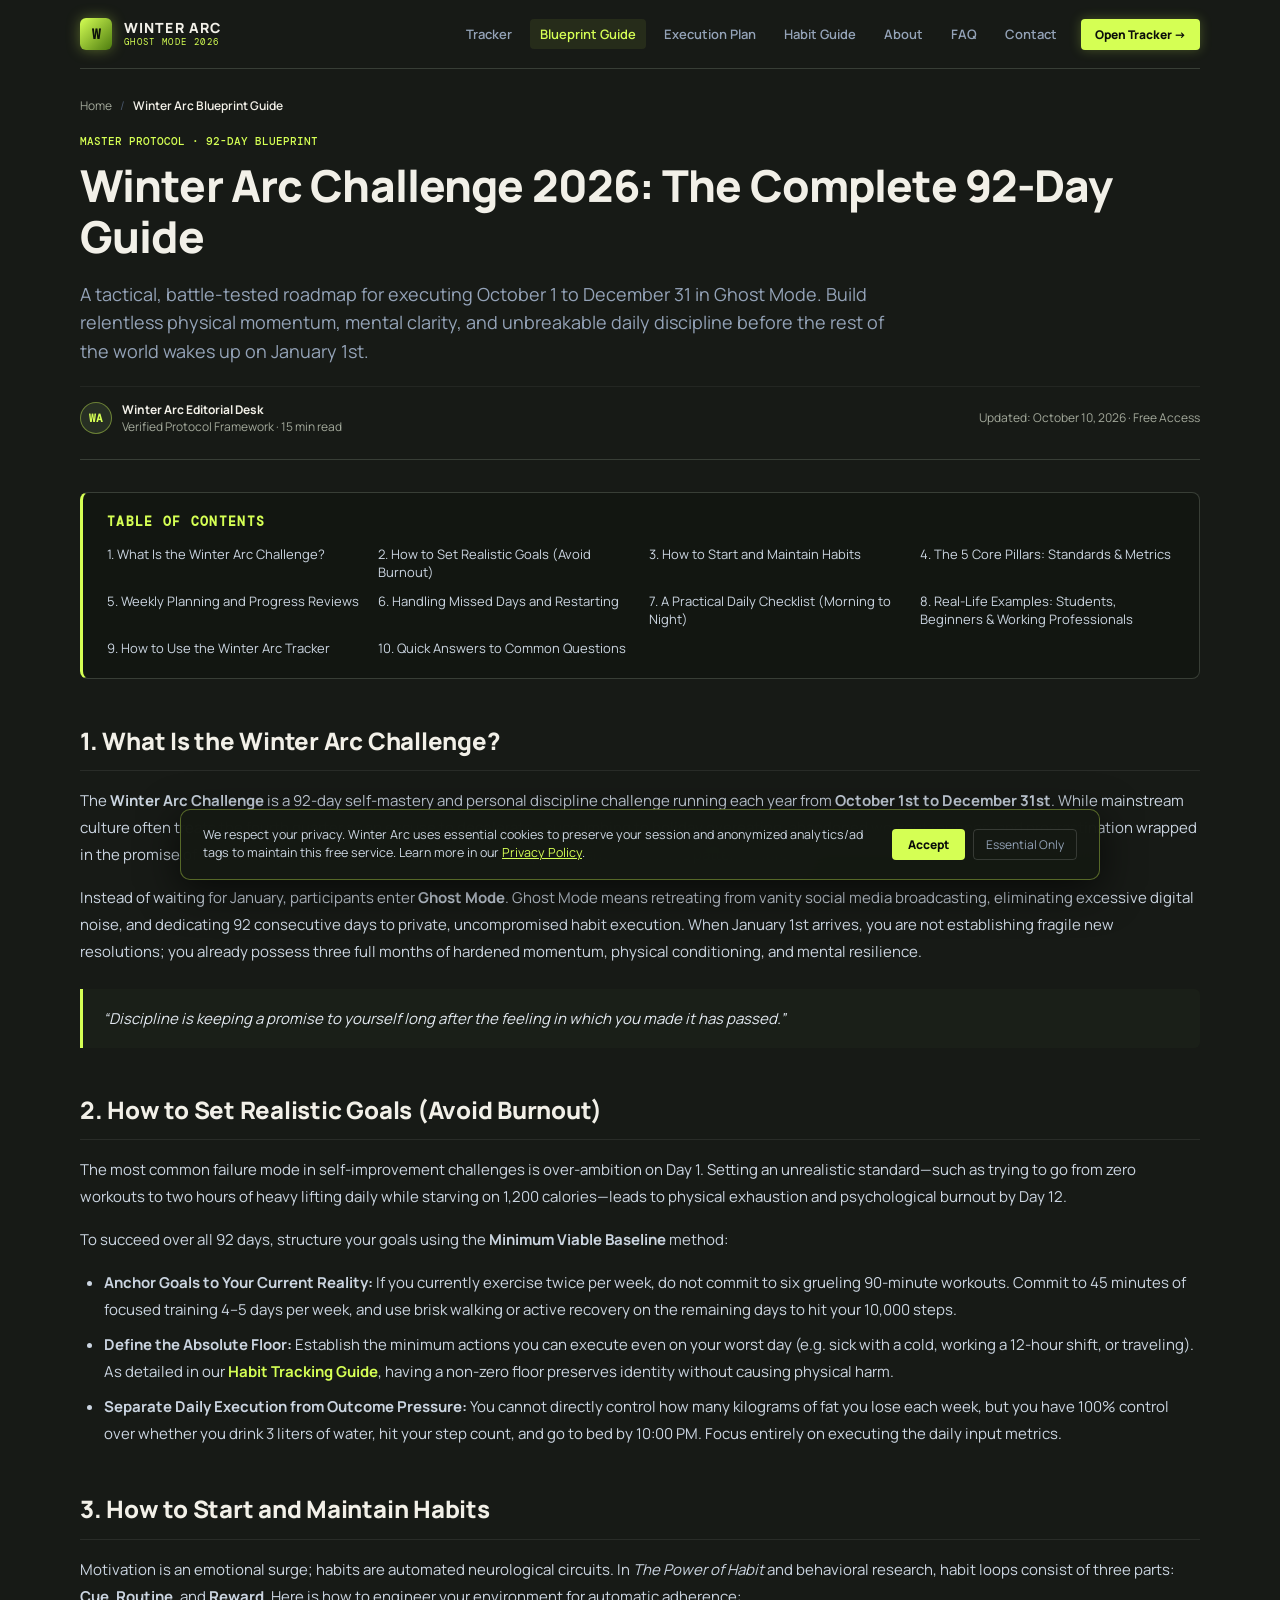
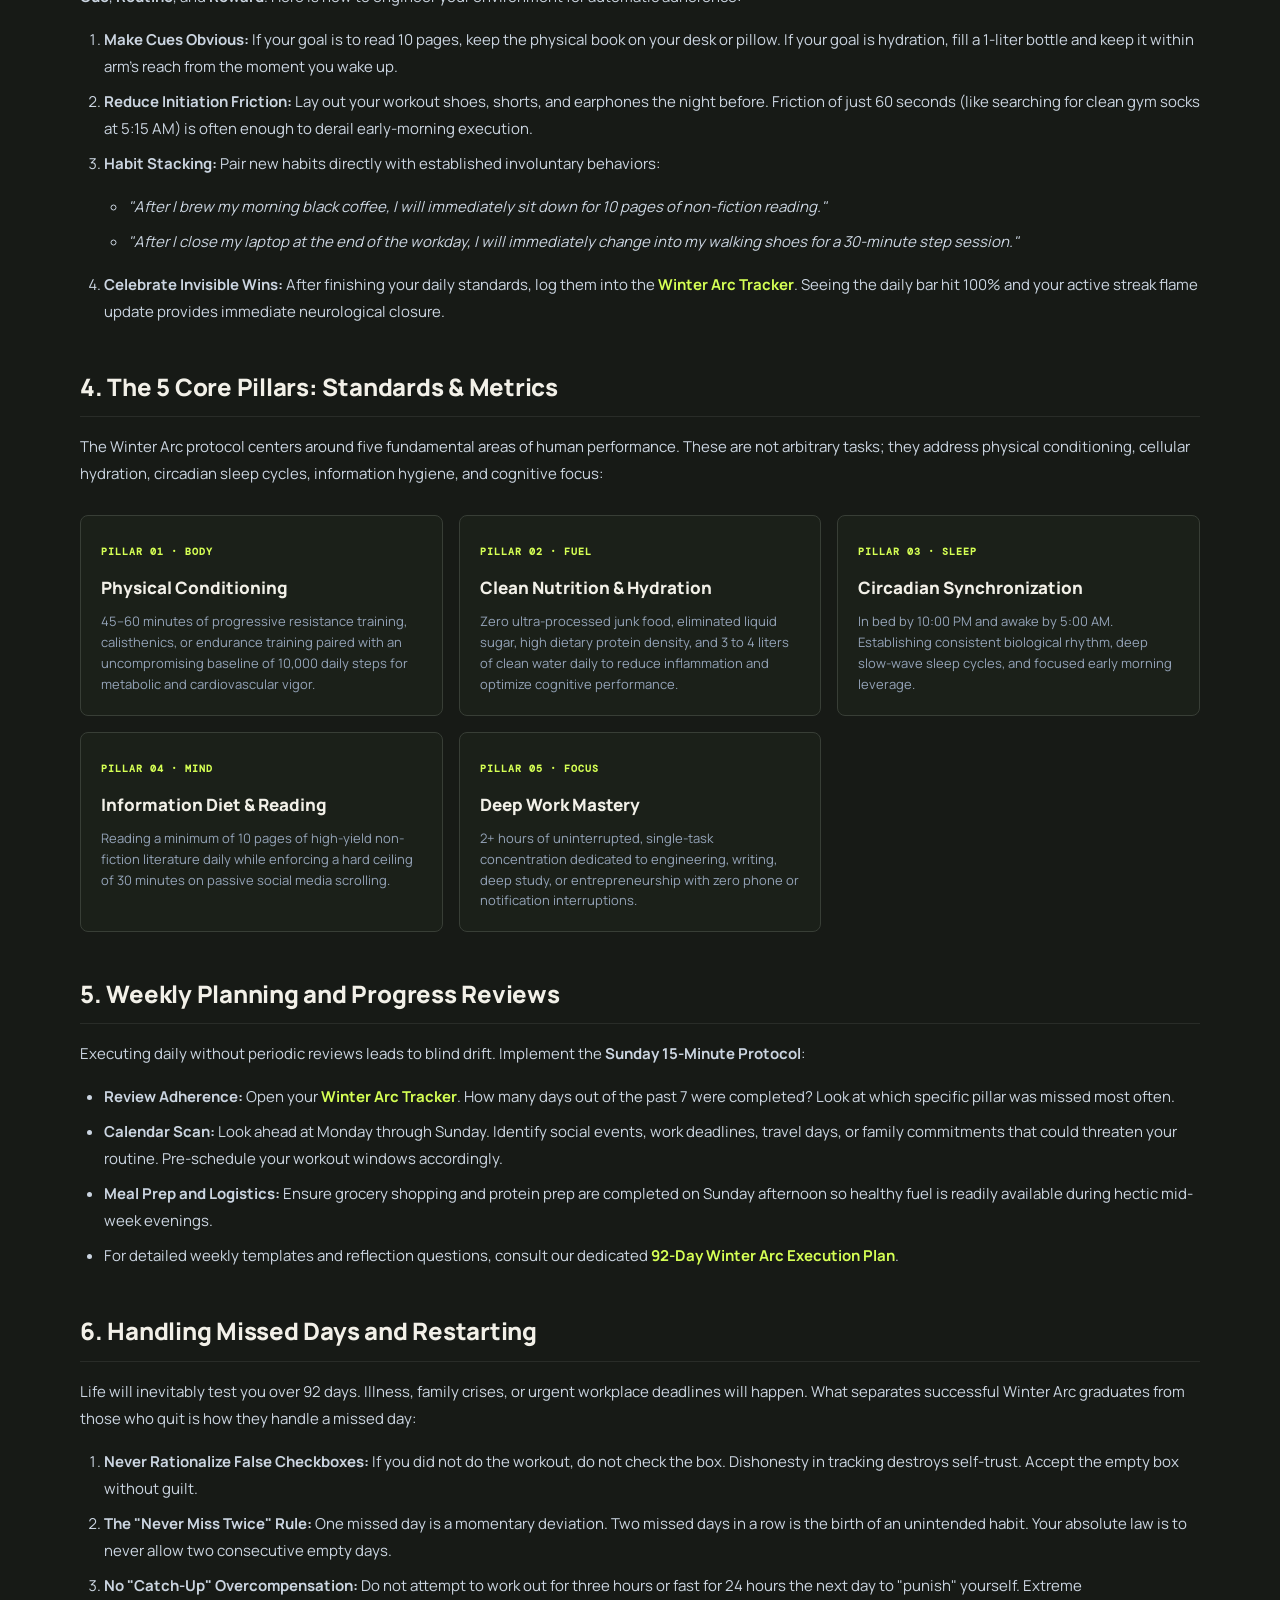
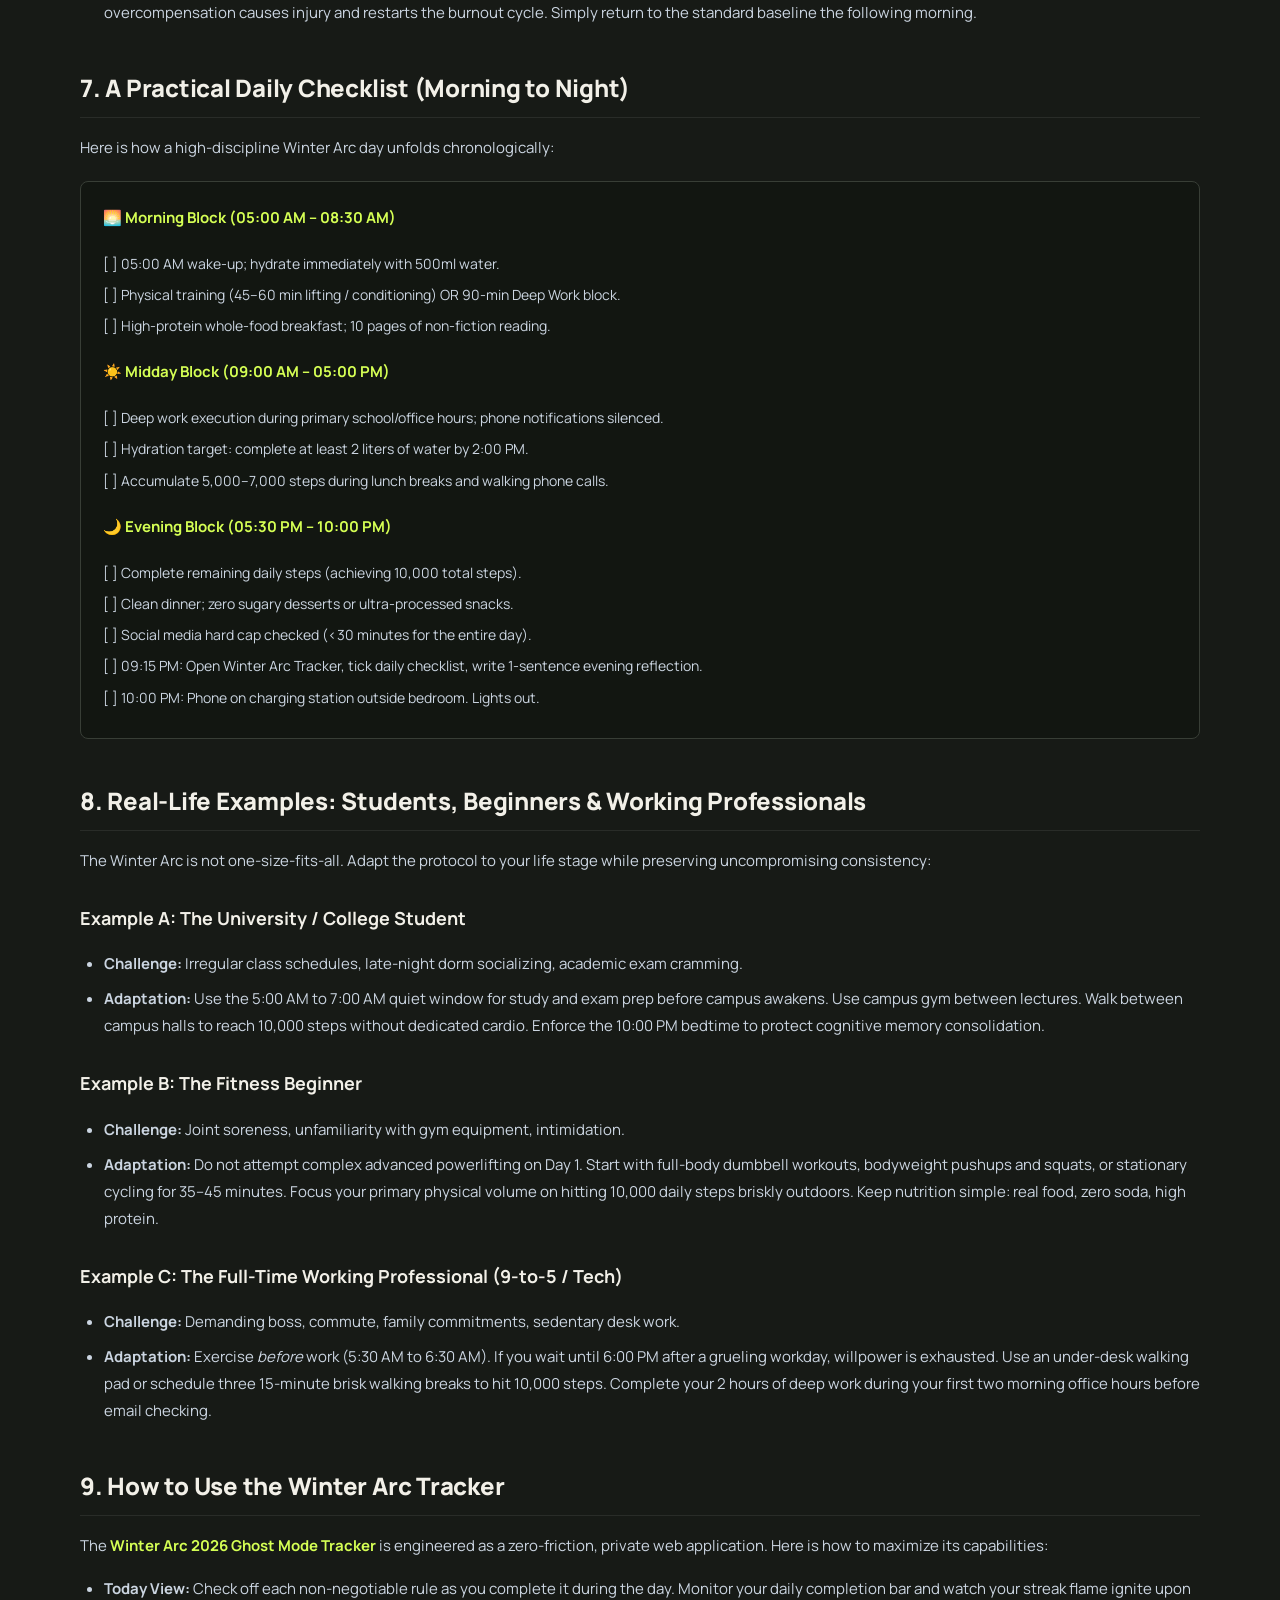
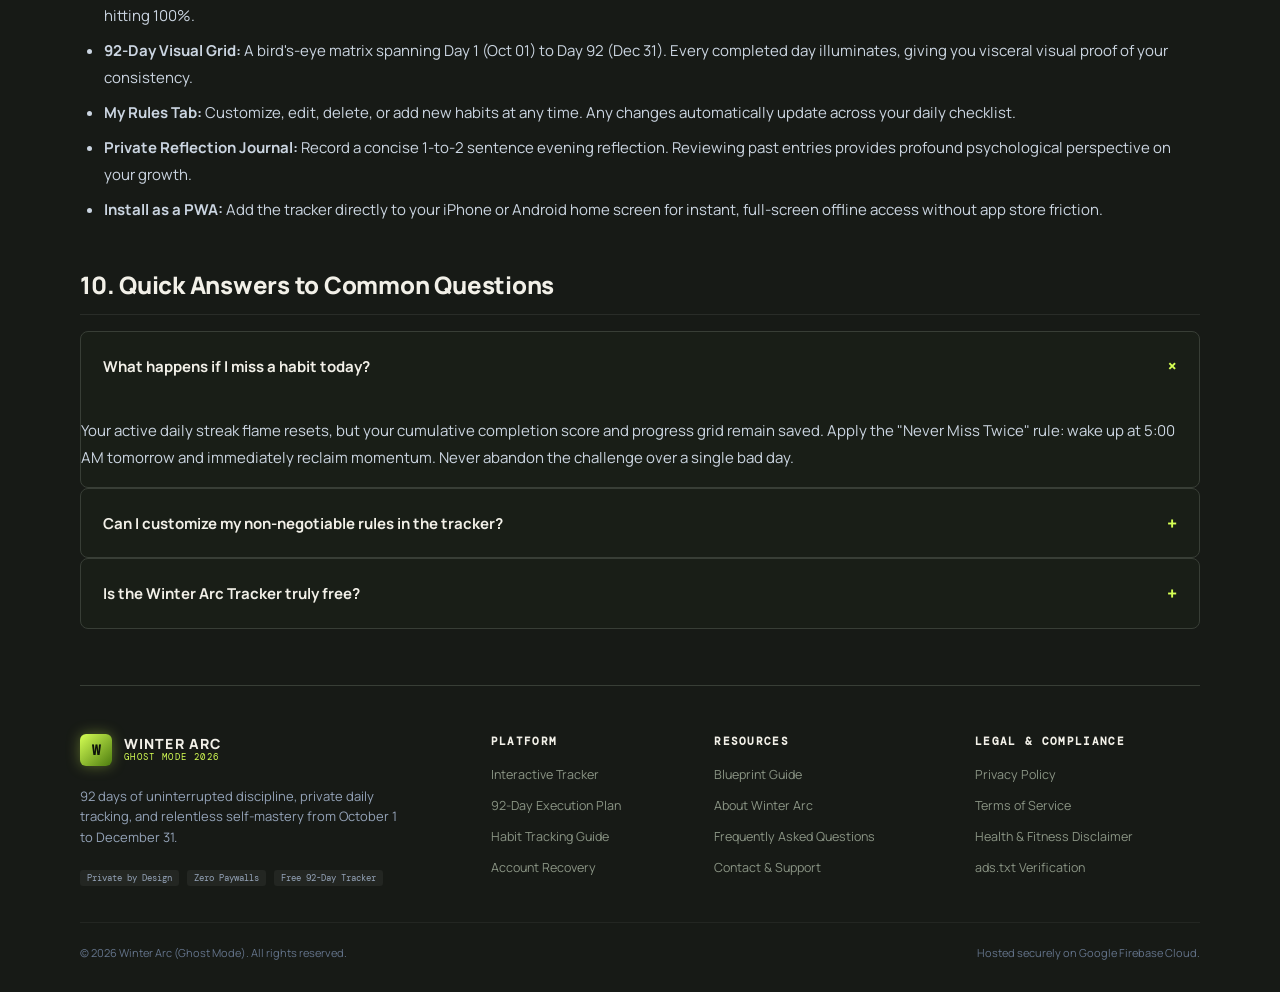
<file: guide.html>
<!doctype html>
<html lang="en">
<head>
  <meta charset="utf-8">
  <meta name="viewport" content="width=device-width, initial-scale=1">
  <meta name="theme-color" content="#171a16">
  <title>Winter Arc Challenge 2026: The Complete 92-Day Guide · Ghost Mode Protocol</title>
  <meta name="description" content="The definitive, practical guide to the 92-day Winter Arc Challenge (October 1 to December 31). Master realistic goal-setting, habit maintenance, weekly reviews, persona blueprints, and tracker execution.">
  <link rel="canonical" href="https://arc-challenge.web.app/guide">

  <!-- Favicon & Touch Icons -->
  <link rel="icon" type="image/svg+xml" href="/favicon.svg">
  <link rel="alternate icon" type="image/png" href="/favicon.png">
  <link rel="apple-touch-icon" href="/apple-touch-icon.png">

  <!-- Open Graph / Social Sharing -->
  <meta property="og:site_name" content="Winter Arc 2026">
  <meta property="og:type" content="article">
  <meta property="og:url" content="https://arc-challenge.web.app/guide">
  <meta property="og:title" content="Winter Arc Challenge 2026: The Complete 92-Day Guide">
  <meta property="og:description" content="A comprehensive, practical manual for executing Ghost Mode from October 1 to December 31. Master habits, realistic schedules, weekly reviews, and digital tracking.">
  <meta property="og:image" content="https://arc-challenge.web.app/og-image.png">
  <meta property="og:image:width" content="1200">
  <meta property="og:image:height" content="630">
  <meta property="og:image:alt" content="Winter Arc Challenge 2026 Complete Guide">
  <meta name="twitter:card" content="summary_large_image">
  <meta name="twitter:title" content="Winter Arc Challenge 2026: The Complete 92-Day Guide">
  <meta name="twitter:description" content="Master the 92 days of Winter Arc (Oct 1 to Dec 31). Complete protocol, habits, schedules, and tracker walkthrough.">
  <meta name="twitter:image" content="https://arc-challenge.web.app/og-image.png">

  <!-- Google AdSense Account Verification & Script -->
  <meta name="google-adsense-account" content="ca-pub-6097963574439559">
  <script async src="https://pagead2.googlesyndication.com/pagead/js/adsbygoogle.js?client=ca-pub-6097963574439559"
     crossorigin="anonymous"></script>

  <!-- Typography & CSS -->
  <link rel="preconnect" href="https://fonts.googleapis.com">
  <link rel="preconnect" href="https://fonts.gstatic.com" crossorigin>
  <link href="https://fonts.googleapis.com/css2?family=DM+Mono:wght@400;500;700&family=Manrope:wght@400;500;600;700;800&display=swap" rel="stylesheet">
  <link rel="stylesheet" href="/styles.css?v=20261010-4">

  <!-- Structured Data: Article & BreadcrumbList -->
  <script type="application/ld+json">
  {
    "@context": "https://schema.org",
    "@graph": [
      {
        "@type": "Article",
        "@id": "https://arc-challenge.web.app/guide#article",
        "isPartOf": {
          "@type": "WebSite",
          "@id": "https://arc-challenge.web.app/#website"
        },
        "headline": "Winter Arc Challenge 2026: The Complete 92-Day Guide",
        "description": "An exhaustive manual detailing the rules, psychology, daily execution framework, persona blueprints, weekly reviews, and tracker tools for the 92-day Winter Arc challenge.",
        "author": {
          "@type": "Organization",
          "name": "Winter Arc Project",
          "url": "https://arc-challenge.web.app/about"
        },
        "publisher": {
          "@type": "Organization",
          "name": "Winter Arc",
          "url": "https://arc-challenge.web.app/",
          "logo": {
            "@type": "ImageObject",
            "url": "https://arc-challenge.web.app/logo.png"
          }
        },
        "datePublished": "2026-09-30T00:00:00+00:00",
        "dateModified": "2026-10-10T00:00:00+00:00",
        "mainEntityOfPage": "https://arc-challenge.web.app/guide",
        "image": "https://arc-challenge.web.app/og-image.png"
      },
      {
        "@type": "BreadcrumbList",
        "@id": "https://arc-challenge.web.app/guide#breadcrumb",
        "itemListElement": [
          {
            "@type": "ListItem",
            "position": 1,
            "name": "Home",
            "item": "https://arc-challenge.web.app/"
          },
          {
            "@type": "ListItem",
            "position": 2,
            "name": "Guide",
            "item": "https://arc-challenge.web.app/guide"
          }
        ]
      }
    ]
  }
  </script>
</head>
<body>
  <div class="grain" aria-hidden="true"></div>

  <main class="frame">
    <!-- Universal Site Header -->
    <header class="site-header" id="global-site-header">
      <a class="site-brand" href="/" aria-label="Winter Arc Home">
        <span class="brand-gem">W</span>
        <div class="brand-text">
          <span class="brand-title-main">WINTER ARC</span>
          <span class="brand-tag-sub">GHOST MODE 2026</span>
        </div>
      </a>

      <button class="nav-mobile-toggle" type="button" aria-label="Toggle navigation menu" aria-expanded="false">☰</button>

      <ul class="site-nav-list" role="navigation" aria-label="Main Navigation">
        <li><a class="nav-link" href="/">Tracker</a></li>
        <li><a class="nav-link active" href="/guide">Blueprint Guide</a></li>
        <li><a class="nav-link" href="/winter-arc-plan">Execution Plan</a></li>
        <li><a class="nav-link" href="/habit-tracking-guide">Habit Guide</a></li>
        <li><a class="nav-link" href="/about">About</a></li>
        <li><a class="nav-link" href="/faq">FAQ</a></li>
        <li><a class="nav-link" href="/contact">Contact</a></li>
        <li><a class="nav-cta-btn" href="/">Open Tracker →</a></li>
      </ul>
    </header>

    <!-- Breadcrumb Navigation -->
    <nav class="breadcrumbs" aria-label="Breadcrumb">
      <a href="/">Home</a>
      <span>/</span>
      <strong>Winter Arc Blueprint Guide</strong>
    </nav>

    <!-- Article Hero -->
    <header class="article-hero">
      <p class="eyebrow" style="color: var(--lime);">MASTER PROTOCOL · 92-DAY BLUEPRINT</p>
      <h1 class="article-title">Winter Arc Challenge 2026: The Complete 92-Day Guide</h1>
      <p class="article-subtitle">A tactical, battle-tested roadmap for executing October 1 to December 31 in Ghost Mode. Build relentless physical momentum, mental clarity, and unbreakable daily discipline before the rest of the world wakes up on January 1st.</p>

      <div class="article-meta-bar">
        <div class="article-author-info">
          <div class="author-avatar">WA</div>
          <div>
            <strong style="color: var(--paper); display: block;">Winter Arc Editorial Desk</strong>
            <span>Verified Protocol Framework · 15 min read</span>
          </div>
        </div>
        <div>
          <span>Updated: October 10, 2026 · Free Access</span>
        </div>
      </div>
    </header>

    <!-- Table of Contents -->
    <nav class="toc-card" aria-label="Table of Contents">
      <div class="toc-title">Table of Contents</div>
      <ul class="toc-list">
        <li><a href="#what-is-winter-arc">1. What Is the Winter Arc Challenge?</a></li>
        <li><a href="#realistic-goals">2. How to Set Realistic Goals (Avoid Burnout)</a></li>
        <li><a href="#starting-habits">3. How to Start and Maintain Habits</a></li>
        <li><a href="#the-5-pillars">4. The 5 Core Pillars: Standards &amp; Metrics</a></li>
        <li><a href="#weekly-planning">5. Weekly Planning and Progress Reviews</a></li>
        <li><a href="#handling-missed-days">6. Handling Missed Days and Restarting</a></li>
        <li><a href="#daily-checklist">7. A Practical Daily Checklist (Morning to Night)</a></li>
        <li><a href="#persona-blueprints">8. Real-Life Examples: Students, Beginners &amp; Working Professionals</a></li>
        <li><a href="#how-to-use-tracker">9. How to Use the Winter Arc Tracker</a></li>
        <li><a href="#guide-faq">10. Quick Answers to Common Questions</a></li>
      </ul>
    </nav>

    <!-- Main Editorial Content -->
    <article class="prose-content">
      <section id="what-is-winter-arc">
        <h2>1. What Is the Winter Arc Challenge?</h2>
        <p>The <strong>Winter Arc Challenge</strong> is a 92-day self-mastery and personal discipline challenge running each year from <strong>October 1st to December 31st</strong>. While mainstream culture often treats the fourth quarter as an excuse to decelerate—succumbing to holiday overeating, abandoned workout routines, and procrastination wrapped in the promise of <em>"I will start fresh on New Year's Day"</em>—Winter Arc participants invert this pattern entirely.</p>
        <p>Instead of waiting for January, participants enter <strong>Ghost Mode</strong>. Ghost Mode means retreating from vanity social media broadcasting, eliminating excessive digital noise, and dedicating 92 consecutive days to private, uncompromised habit execution. When January 1st arrives, you are not establishing fragile new resolutions; you already possess three full months of hardened momentum, physical conditioning, and mental resilience.</p>
        <blockquote>
          “Discipline is keeping a promise to yourself long after the feeling in which you made it has passed.”
        </blockquote>
      </section>

      <section id="realistic-goals">
        <h2>2. How to Set Realistic Goals (Avoid Burnout)</h2>
        <p>The most common failure mode in self-improvement challenges is over-ambition on Day 1. Setting an unrealistic standard—such as trying to go from zero workouts to two hours of heavy lifting daily while starving on 1,200 calories—leads to physical exhaustion and psychological burnout by Day 12.</p>
        <p>To succeed over all 92 days, structure your goals using the <strong>Minimum Viable Baseline</strong> method:</p>
        <ul>
          <li><strong>Anchor Goals to Your Current Reality:</strong> If you currently exercise twice per week, do not commit to six grueling 90-minute workouts. Commit to 45 minutes of focused training 4–5 days per week, and use brisk walking or active recovery on the remaining days to hit your 10,000 steps.</li>
          <li><strong>Define the Absolute Floor:</strong> Establish the minimum actions you can execute even on your worst day (e.g. sick with a cold, working a 12-hour shift, or traveling). As detailed in our <a href="/habit-tracking-guide" style="color: var(--lime); font-weight: 700;">Habit Tracking Guide</a>, having a non-zero floor preserves identity without causing physical harm.</li>
          <li><strong>Separate Daily Execution from Outcome Pressure:</strong> You cannot directly control how many kilograms of fat you lose each week, but you have 100% control over whether you drink 3 liters of water, hit your step count, and go to bed by 10:00 PM. Focus entirely on executing the daily input metrics.</li>
        </ul>
      </section>

      <section id="starting-habits">
        <h2>3. How to Start and Maintain Habits</h2>
        <p>Motivation is an emotional surge; habits are automated neurological circuits. In <em>The Power of Habit</em> and behavioral research, habit loops consist of three parts: <strong>Cue</strong>, <strong>Routine</strong>, and <strong>Reward</strong>. Here is how to engineer your environment for automatic adherence:</p>
        <ol>
          <li><strong>Make Cues Obvious:</strong> If your goal is to read 10 pages, keep the physical book on your desk or pillow. If your goal is hydration, fill a 1-liter bottle and keep it within arm's reach from the moment you wake up.</li>
          <li><strong>Reduce Initiation Friction:</strong> Lay out your workout shoes, shorts, and earphones the night before. Friction of just 60 seconds (like searching for clean gym socks at 5:15 AM) is often enough to derail early-morning execution.</li>
          <li><strong>Habit Stacking:</strong> Pair new habits directly with established involuntary behaviors:
            <ul>
              <li><em>"After I brew my morning black coffee, I will immediately sit down for 10 pages of non-fiction reading."</em></li>
              <li><em>"After I close my laptop at the end of the workday, I will immediately change into my walking shoes for a 30-minute step session."</em></li>
            </ul>
          </li>
          <li><strong>Celebrate Invisible Wins:</strong> After finishing your daily standards, log them into the <a href="/" style="color: var(--lime); font-weight: 700;">Winter Arc Tracker</a>. Seeing the daily bar hit 100% and your active streak flame update provides immediate neurological closure.</li>
        </ol>
      </section>

      <section id="the-5-pillars">
        <h2>4. The 5 Core Pillars: Standards &amp; Metrics</h2>
        <p>The Winter Arc protocol centers around five fundamental areas of human performance. These are not arbitrary tasks; they address physical conditioning, cellular hydration, circadian sleep cycles, information hygiene, and cognitive focus:</p>

        <div class="pillar-grid">
          <div class="pillar-card">
            <span class="pillar-badge">Pillar 01 · Body</span>
            <h3>Physical Conditioning</h3>
            <p>45–60 minutes of progressive resistance training, calisthenics, or endurance training paired with an uncompromising baseline of 10,000 daily steps for metabolic and cardiovascular vigor.</p>
          </div>
          <div class="pillar-card">
            <span class="pillar-badge">Pillar 02 · Fuel</span>
            <h3>Clean Nutrition &amp; Hydration</h3>
            <p>Zero ultra-processed junk food, eliminated liquid sugar, high dietary protein density, and 3 to 4 liters of clean water daily to reduce inflammation and optimize cognitive performance.</p>
          </div>
          <div class="pillar-card">
            <span class="pillar-badge">Pillar 03 · Sleep</span>
            <h3>Circadian Synchronization</h3>
            <p>In bed by 10:00 PM and awake by 5:00 AM. Establishing consistent biological rhythm, deep slow-wave sleep cycles, and focused early morning leverage.</p>
          </div>
          <div class="pillar-card">
            <span class="pillar-badge">Pillar 04 · Mind</span>
            <h3>Information Diet &amp; Reading</h3>
            <p>Reading a minimum of 10 pages of high-yield non-fiction literature daily while enforcing a hard ceiling of 30 minutes on passive social media scrolling.</p>
          </div>
          <div class="pillar-card">
            <span class="pillar-badge">Pillar 05 · Focus</span>
            <h3>Deep Work Mastery</h3>
            <p>2+ hours of uninterrupted, single-task concentration dedicated to engineering, writing, deep study, or entrepreneurship with zero phone or notification interruptions.</p>
          </div>
        </div>
      </section>

      <section id="weekly-planning">
        <h2>5. Weekly Planning and Progress Reviews</h2>
        <p>Executing daily without periodic reviews leads to blind drift. Implement the <strong>Sunday 15-Minute Protocol</strong>:</p>
        <ul>
          <li><strong>Review Adherence:</strong> Open your <a href="/" style="color: var(--lime); font-weight: 700;">Winter Arc Tracker</a>. How many days out of the past 7 were completed? Look at which specific pillar was missed most often.</li>
          <li><strong>Calendar Scan:</strong> Look ahead at Monday through Sunday. Identify social events, work deadlines, travel days, or family commitments that could threaten your routine. Pre-schedule your workout windows accordingly.</li>
          <li><strong>Meal Prep and Logistics:</strong> Ensure grocery shopping and protein prep are completed on Sunday afternoon so healthy fuel is readily available during hectic mid-week evenings.</li>
          <li>For detailed weekly templates and reflection questions, consult our dedicated <a href="/winter-arc-plan" style="color: var(--lime); font-weight: 700;">92-Day Winter Arc Execution Plan</a>.</li>
        </ul>
      </section>

      <section id="handling-missed-days">
        <h2>6. Handling Missed Days and Restarting</h2>
        <p>Life will inevitably test you over 92 days. Illness, family crises, or urgent workplace deadlines will happen. What separates successful Winter Arc graduates from those who quit is how they handle a missed day:</p>
        <ol>
          <li><strong>Never Rationalize False Checkboxes:</strong> If you did not do the workout, do not check the box. Dishonesty in tracking destroys self-trust. Accept the empty box without guilt.</li>
          <li><strong>The "Never Miss Twice" Rule:</strong> One missed day is a momentary deviation. Two missed days in a row is the birth of an unintended habit. Your absolute law is to never allow two consecutive empty days.</li>
          <li><strong>No "Catch-Up" Overcompensation:</strong> Do not attempt to work out for three hours or fast for 24 hours the next day to "punish" yourself. Extreme overcompensation causes injury and restarts the burnout cycle. Simply return to the standard baseline the following morning.</li>
        </ol>
      </section>

      <section id="daily-checklist">
        <h2>7. A Practical Daily Checklist (Morning to Night)</h2>
        <p>Here is how a high-discipline Winter Arc day unfolds chronologically:</p>

        <div style="background: rgba(18, 22, 17, 0.9); border: 1px solid var(--line); border-radius: 8px; padding: 22px; margin: 20px 0;">
          <h4 style="color: var(--lime); margin-top: 0;">🌅 Morning Block (05:00 AM – 08:30 AM)</h4>
          <p style="margin: 6px 0; font-size: 14px;">[ ] 05:00 AM wake-up; hydrate immediately with 500ml water.</p>
          <p style="margin: 6px 0; font-size: 14px;">[ ] Physical training (45–60 min lifting / conditioning) OR 90-min Deep Work block.</p>
          <p style="margin: 6px 0; font-size: 14px;">[ ] High-protein whole-food breakfast; 10 pages of non-fiction reading.</p>

          <h4 style="color: var(--lime); margin-top: 20px;">☀️ Midday Block (09:00 AM – 05:00 PM)</h4>
          <p style="margin: 6px 0; font-size: 14px;">[ ] Deep work execution during primary school/office hours; phone notifications silenced.</p>
          <p style="margin: 6px 0; font-size: 14px;">[ ] Hydration target: complete at least 2 liters of water by 2:00 PM.</p>
          <p style="margin: 6px 0; font-size: 14px;">[ ] Accumulate 5,000–7,000 steps during lunch breaks and walking phone calls.</p>

          <h4 style="color: var(--lime); margin-top: 20px;">🌙 Evening Block (05:30 PM – 10:00 PM)</h4>
          <p style="margin: 6px 0; font-size: 14px;">[ ] Complete remaining daily steps (achieving 10,000 total steps).</p>
          <p style="margin: 6px 0; font-size: 14px;">[ ] Clean dinner; zero sugary desserts or ultra-processed snacks.</p>
          <p style="margin: 6px 0; font-size: 14px;">[ ] Social media hard cap checked (&lt;30 minutes for the entire day).</p>
          <p style="margin: 6px 0; font-size: 14px;">[ ] 09:15 PM: Open Winter Arc Tracker, tick daily checklist, write 1-sentence evening reflection.</p>
          <p style="margin: 6px 0; font-size: 14px;">[ ] 10:00 PM: Phone on charging station outside bedroom. Lights out.</p>
        </div>
      </section>

      <section id="persona-blueprints">
        <h2>8. Real-Life Examples: Students, Beginners &amp; Working Professionals</h2>
        <p>The Winter Arc is not one-size-fits-all. Adapt the protocol to your life stage while preserving uncompromising consistency:</p>

        <h3>Example A: The University / College Student</h3>
        <ul>
          <li><strong>Challenge:</strong> Irregular class schedules, late-night dorm socializing, academic exam cramming.</li>
          <li><strong>Adaptation:</strong> Use the 5:00 AM to 7:00 AM quiet window for study and exam prep before campus awakens. Use campus gym between lectures. Walk between campus halls to reach 10,000 steps without dedicated cardio. Enforce the 10:00 PM bedtime to protect cognitive memory consolidation.</li>
        </ul>

        <h3>Example B: The Fitness Beginner</h3>
        <ul>
          <li><strong>Challenge:</strong> Joint soreness, unfamiliarity with gym equipment, intimidation.</li>
          <li><strong>Adaptation:</strong> Do not attempt complex advanced powerlifting on Day 1. Start with full-body dumbbell workouts, bodyweight pushups and squats, or stationary cycling for 35–45 minutes. Focus your primary physical volume on hitting 10,000 daily steps briskly outdoors. Keep nutrition simple: real food, zero soda, high protein.</li>
        </ul>

        <h3>Example C: The Full-Time Working Professional (9-to-5 / Tech)</h3>
        <ul>
          <li><strong>Challenge:</strong> Demanding boss, commute, family commitments, sedentary desk work.</li>
          <li><strong>Adaptation:</strong> Exercise <em>before</em> work (5:30 AM to 6:30 AM). If you wait until 6:00 PM after a grueling workday, willpower is exhausted. Use an under-desk walking pad or schedule three 15-minute brisk walking breaks to hit 10,000 steps. Complete your 2 hours of deep work during your first two morning office hours before email checking.</li>
        </ul>
      </section>

      <section id="how-to-use-tracker">
        <h2>9. How to Use the Winter Arc Tracker</h2>
        <p>The <a href="/" style="color: var(--lime); font-weight: 700;">Winter Arc 2026 Ghost Mode Tracker</a> is engineered as a zero-friction, private web application. Here is how to maximize its capabilities:</p>
        <ul>
          <li><strong>Today View:</strong> Check off each non-negotiable rule as you complete it during the day. Monitor your daily completion bar and watch your streak flame ignite upon hitting 100%.</li>
          <li><strong>92-Day Visual Grid:</strong> A bird's-eye matrix spanning Day 1 (Oct 01) to Day 92 (Dec 31). Every completed day illuminates, giving you visceral visual proof of your consistency.</li>
          <li><strong>My Rules Tab:</strong> Customize, edit, delete, or add new habits at any time. Any changes automatically update across your daily checklist.</li>
          <li><strong>Private Reflection Journal:</strong> Record a concise 1-to-2 sentence evening reflection. Reviewing past entries provides profound psychological perspective on your growth.</li>
          <li><strong>Install as a PWA:</strong> Add the tracker directly to your iPhone or Android home screen for instant, full-screen offline access without app store friction.</li>
        </ul>
      </section>

      <section id="guide-faq">
        <h2>10. Quick Answers to Common Questions</h2>

        <details class="faq-item" open>
          <summary class="faq-summary">
            <span>What happens if I miss a habit today?</span>
            <span class="faq-chevron">+</span>
          </summary>
          <div class="faq-answer">
            <p>Your active daily streak flame resets, but your cumulative completion score and progress grid remain saved. Apply the "Never Miss Twice" rule: wake up at 5:00 AM tomorrow and immediately reclaim momentum. Never abandon the challenge over a single bad day.</p>
          </div>
        </details>

        <details class="faq-item">
          <summary class="faq-summary">
            <span>Can I customize my non-negotiable rules in the tracker?</span>
            <span class="faq-chevron">+</span>
          </summary>
          <div class="faq-answer">
            <p>Yes. In your dashboard under the "My Rules" tab, you can edit the default 5 pillars, remove rules, or add new custom habits (e.g. cold showers, language practice, specific coding hours) to fit your personal transformation.</p>
          </div>
        </details>

        <details class="faq-item">
          <summary class="faq-summary">
            <span>Is the Winter Arc Tracker truly free?</span>
            <span class="faq-chevron">+</span>
          </summary>
          <div class="faq-answer">
            <p>Yes, 100% free with no paywalls, subscriptions, or hidden in-app purchases. All features—including the 92-day grid, streak engine, custom habits, and private journal—are completely accessible to every participant.</p>
          </div>
        </details>
      </section>
    </article>

    <!-- Professional Multi-Column Footer -->
    <footer class="site-footer">
      <div class="footer-grid">
        <div class="footer-brand-col">
          <a class="site-brand" href="/" style="margin-bottom: 8px;">
            <span class="brand-gem">W</span>
            <div class="brand-text">
              <span class="brand-title-main">WINTER ARC</span>
              <span class="brand-tag-sub">GHOST MODE 2026</span>
            </div>
          </a>
          <p>92 days of uninterrupted discipline, private daily tracking, and relentless self-mastery from October 1 to December 31.</p>
          <div class="footer-badges">
            <span class="badge-sub">Private by Design</span>
            <span class="badge-sub">Zero Paywalls</span>
            <span class="badge-sub">Free 92-Day Tracker</span>
          </div>
        </div>

        <div>
          <h4 class="footer-heading">Platform</h4>
          <ul class="footer-links-list">
            <li><a href="/">Interactive Tracker</a></li>
            <li><a href="/winter-arc-plan">92-Day Execution Plan</a></li>
            <li><a href="/habit-tracking-guide">Habit Tracking Guide</a></li>
            <li><a href="/forgot">Account Recovery</a></li>
          </ul>
        </div>

        <div>
          <h4 class="footer-heading">Resources</h4>
          <ul class="footer-links-list">
            <li><a href="/guide">Blueprint Guide</a></li>
            <li><a href="/about">About Winter Arc</a></li>
            <li><a href="/faq">Frequently Asked Questions</a></li>
            <li><a href="/contact">Contact &amp; Support</a></li>
          </ul>
        </div>

        <div>
          <h4 class="footer-heading">Legal &amp; Compliance</h4>
          <ul class="footer-links-list">
            <li><a href="/privacy">Privacy Policy</a></li>
            <li><a href="/terms">Terms of Service</a></li>
            <li><a href="/disclaimer">Health &amp; Fitness Disclaimer</a></li>
            <li><a href="/ads.txt">ads.txt Verification</a></li>
          </ul>
        </div>
      </div>

      <div class="footer-bottom-bar">
        <span>© 2026 Winter Arc (Ghost Mode). All rights reserved.</span>
        <span>Hosted securely on Google Firebase Cloud.</span>
      </div>
    </footer>
  </main>

  <script src="/site.js?v=20261010-4"></script>
</body>
</html>
</file>
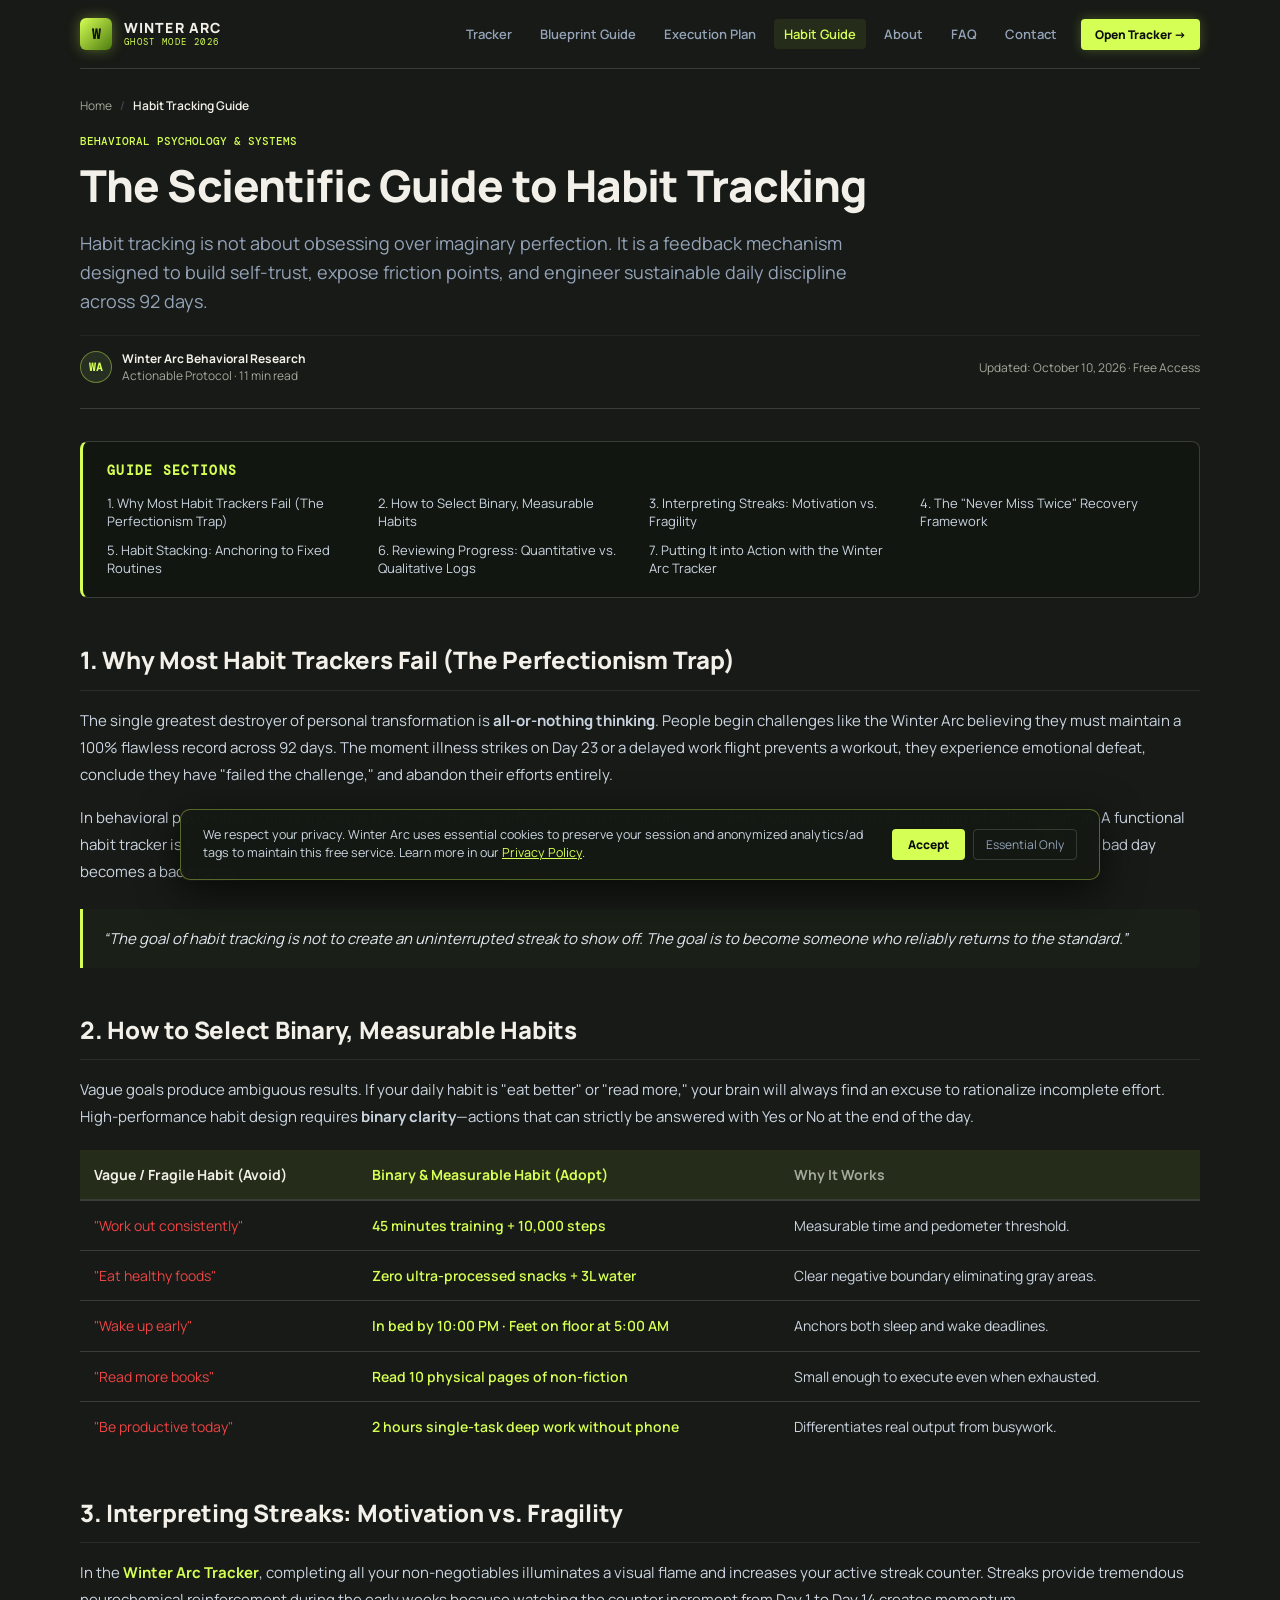
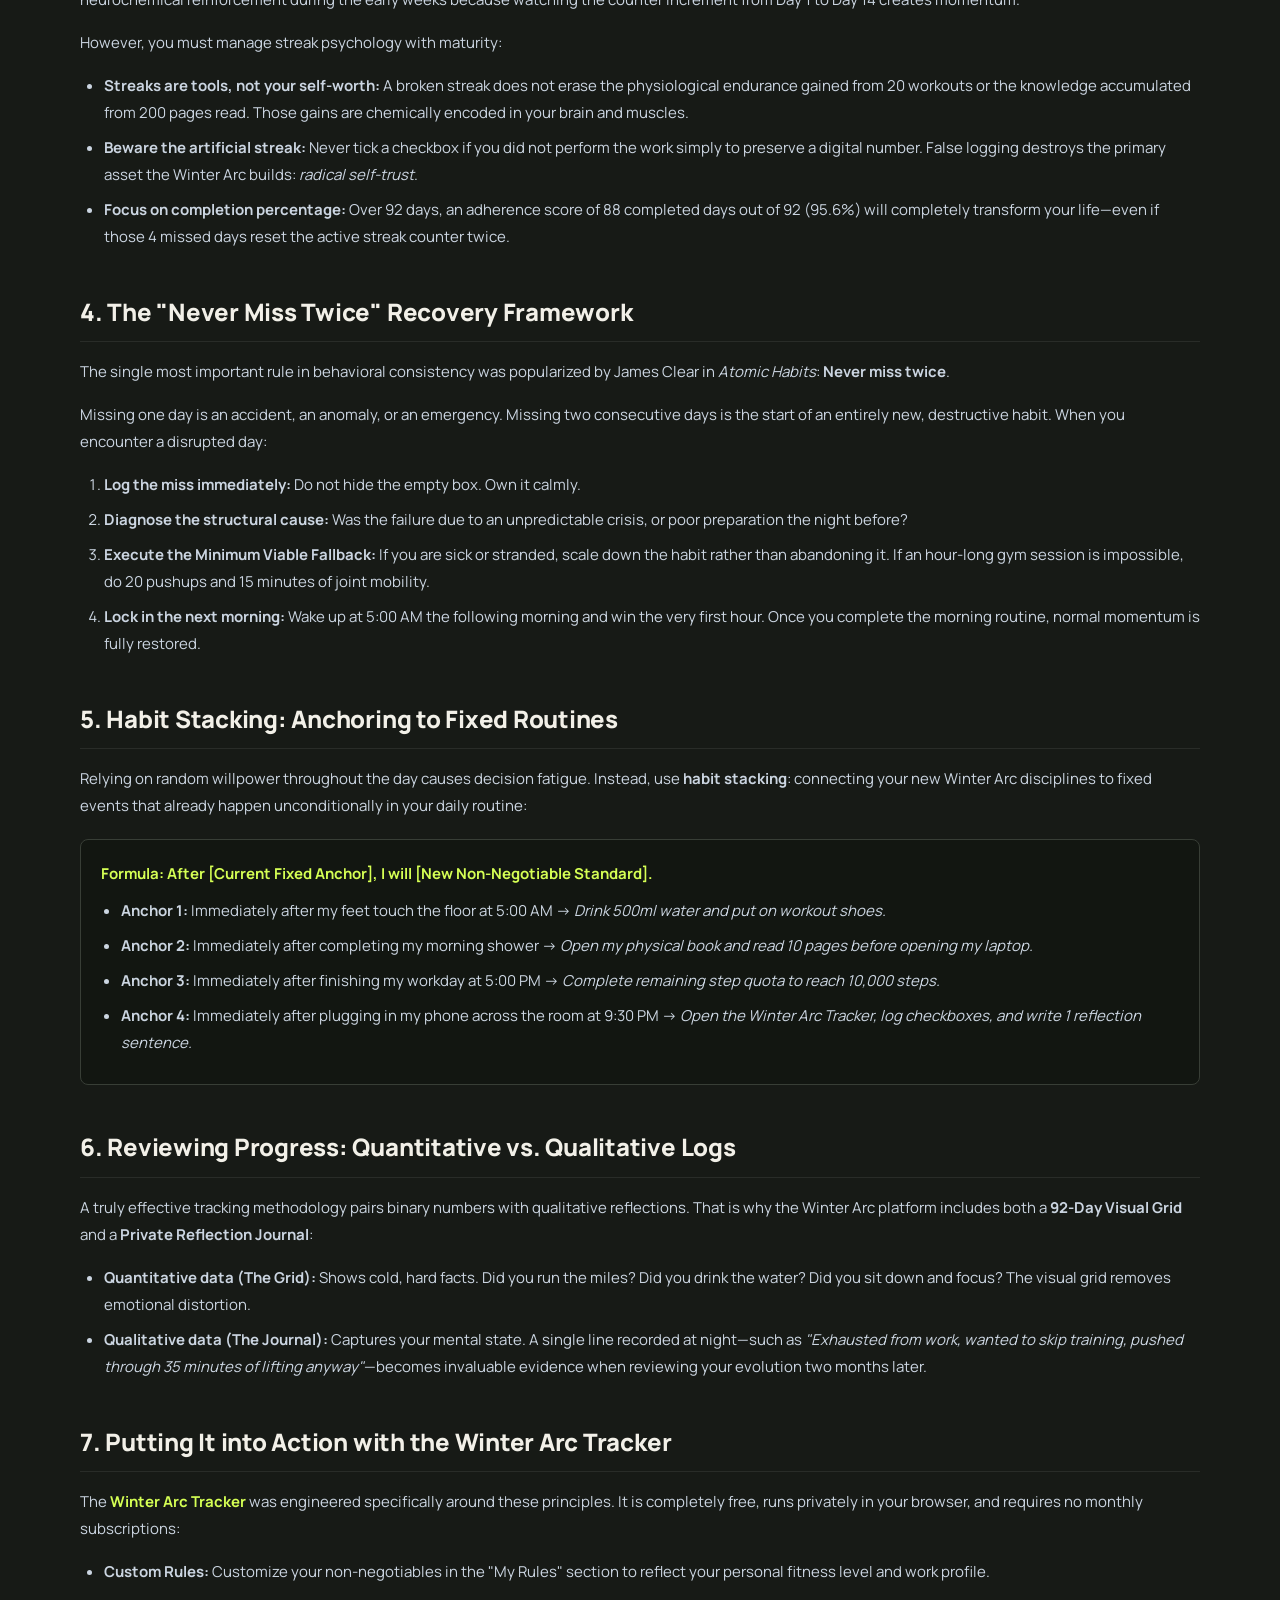
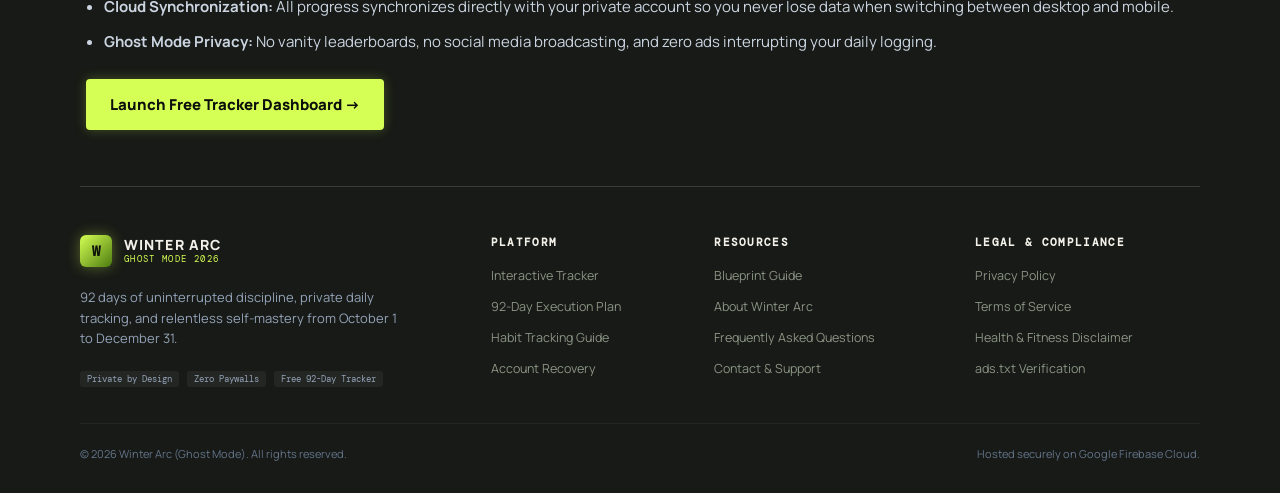
<file: habit-tracking-guide.html>
<!doctype html>
<html lang="en">
<head>
  <meta charset="utf-8">
  <meta name="viewport" content="width=device-width, initial-scale=1">
  <meta name="theme-color" content="#171a16">
  <title>Habit Tracking Guide · How to Build Unshakable Consistency (2026)</title>
  <meta name="description" content="Master habit tracking without perfectionism. Learn how to select measurable habits, interpret streaks, overcome missed days, and build sustainable 92-day discipline.">
  <link rel="canonical" href="https://arc-challenge.web.app/habit-tracking-guide">

  <!-- Favicon & Touch Icons -->
  <link rel="icon" type="image/svg+xml" href="/favicon.svg">
  <link rel="alternate icon" type="image/png" href="/favicon.png">
  <link rel="apple-touch-icon" href="/apple-touch-icon.png">

  <!-- Open Graph / Social Sharing -->
  <meta property="og:site_name" content="Winter Arc 2026">
  <meta property="og:type" content="article">
  <meta property="og:url" content="https://arc-challenge.web.app/habit-tracking-guide">
  <meta property="og:title" content="Habit Tracking Guide · How to Build Unshakable Consistency">
  <meta property="og:description" content="Discover how to select measurable habits, track daily consistency, interpret streaks, and review progress without toxic perfectionism.">
  <meta property="og:image" content="https://arc-challenge.web.app/og-image.png">
  <meta property="og:image:width" content="1200">
  <meta property="og:image:height" content="630">
  <meta property="og:image:alt" content="Winter Arc Habit Tracking Guide">
  <meta name="twitter:card" content="summary_large_image">
  <meta name="twitter:title" content="Habit Tracking Guide · Winter Arc 2026">
  <meta name="twitter:description" content="Practical framework for measurable habits, streak psychology, and non-perfectionist habit tracking.">
  <meta name="twitter:image" content="https://arc-challenge.web.app/og-image.png">

  <!-- Google AdSense Account Verification & Script -->
  <meta name="google-adsense-account" content="ca-pub-6097963574439559">
  <script async src="https://pagead2.googlesyndication.com/pagead/js/adsbygoogle.js?client=ca-pub-6097963574439559"
     crossorigin="anonymous"></script>

  <!-- Typography & CSS -->
  <link rel="preconnect" href="https://fonts.googleapis.com">
  <link rel="preconnect" href="https://fonts.gstatic.com" crossorigin>
  <link href="https://fonts.googleapis.com/css2?family=DM+Mono:wght@400;500;700&family=Manrope:wght@400;500;600;700;800&display=swap" rel="stylesheet">
  <link rel="stylesheet" href="/styles.css?v=20261010-4">

  <!-- Structured Data: Article & BreadcrumbList -->
  <script type="application/ld+json">
  {
    "@context": "https://schema.org",
    "@graph": [
      {
        "@type": "Article",
        "@id": "https://arc-challenge.web.app/habit-tracking-guide#article",
        "isPartOf": {
          "@type": "WebSite",
          "@id": "https://arc-challenge.web.app/#website"
        },
        "headline": "Habit Tracking Guide: How to Build Unshakable Consistency",
        "description": "An exhaustive manual on how to design measurable daily habits, track progress objectively, handle missed days, and avoid the all-or-nothing trap.",
        "author": {
          "@type": "Organization",
          "name": "Winter Arc Project",
          "url": "https://arc-challenge.web.app/about"
        },
        "publisher": {
          "@type": "Organization",
          "name": "Winter Arc",
          "url": "https://arc-challenge.web.app/",
          "logo": {
            "@type": "ImageObject",
            "url": "https://arc-challenge.web.app/logo.png"
          }
        },
        "datePublished": "2026-10-01T00:00:00+00:00",
        "dateModified": "2026-10-10T00:00:00+00:00",
        "mainEntityOfPage": "https://arc-challenge.web.app/habit-tracking-guide",
        "image": "https://arc-challenge.web.app/og-image.png"
      },
      {
        "@type": "BreadcrumbList",
        "@id": "https://arc-challenge.web.app/habit-tracking-guide#breadcrumb",
        "itemListElement": [
          {
            "@type": "ListItem",
            "position": 1,
            "name": "Home",
            "item": "https://arc-challenge.web.app/"
          },
          {
            "@type": "ListItem",
            "position": 2,
            "name": "Habit Tracking Guide",
            "item": "https://arc-challenge.web.app/habit-tracking-guide"
          }
        ]
      }
    ]
  }
  </script>
</head>
<body>
  <div class="grain" aria-hidden="true"></div>

  <main class="frame">
    <!-- Universal Site Header -->
    <header class="site-header" id="global-site-header">
      <a class="site-brand" href="/" aria-label="Winter Arc Home">
        <span class="brand-gem">W</span>
        <div class="brand-text">
          <span class="brand-title-main">WINTER ARC</span>
          <span class="brand-tag-sub">GHOST MODE 2026</span>
        </div>
      </a>

      <button class="nav-mobile-toggle" type="button" aria-label="Toggle navigation menu" aria-expanded="false">☰</button>

      <ul class="site-nav-list" role="navigation" aria-label="Main Navigation">
        <li><a class="nav-link" href="/">Tracker</a></li>
        <li><a class="nav-link" href="/guide">Blueprint Guide</a></li>
        <li><a class="nav-link" href="/winter-arc-plan">Execution Plan</a></li>
        <li><a class="nav-link active" href="/habit-tracking-guide">Habit Guide</a></li>
        <li><a class="nav-link" href="/about">About</a></li>
        <li><a class="nav-link" href="/faq">FAQ</a></li>
        <li><a class="nav-link" href="/contact">Contact</a></li>
        <li><a class="nav-cta-btn" href="/">Open Tracker →</a></li>
      </ul>
    </header>

    <!-- Breadcrumb Navigation -->
    <nav class="breadcrumbs" aria-label="Breadcrumb">
      <a href="/">Home</a>
      <span>/</span>
      <strong>Habit Tracking Guide</strong>
    </nav>

    <!-- Article Hero -->
    <header class="article-hero">
      <p class="eyebrow" style="color: var(--lime);">BEHAVIORAL PSYCHOLOGY &amp; SYSTEMS</p>
      <h1 class="article-title">The Scientific Guide to Habit Tracking</h1>
      <p class="article-subtitle">Habit tracking is not about obsessing over imaginary perfection. It is a feedback mechanism designed to build self-trust, expose friction points, and engineer sustainable daily discipline across 92 days.</p>

      <div class="article-meta-bar">
        <div class="article-author-info">
          <div class="author-avatar">WA</div>
          <div>
            <strong style="color: var(--paper); display: block;">Winter Arc Behavioral Research</strong>
            <span>Actionable Protocol · 11 min read</span>
          </div>
        </div>
        <div>
          <span>Updated: October 10, 2026 · Free Access</span>
        </div>
      </div>
    </header>

    <!-- Table of Contents -->
    <nav class="toc-card" aria-label="Table of Contents">
      <div class="toc-title">Guide Sections</div>
      <ul class="toc-list">
        <li><a href="#why-track">1. Why Most Habit Trackers Fail (The Perfectionism Trap)</a></li>
        <li><a href="#measurable-habits">2. How to Select Binary, Measurable Habits</a></li>
        <li><a href="#streak-psychology">3. Interpreting Streaks: Motivation vs. Fragility</a></li>
        <li><a href="#never-miss-twice">4. The "Never Miss Twice" Recovery Framework</a></li>
        <li><a href="#habit-stacking">5. Habit Stacking: Anchoring to Fixed Routines</a></li>
        <li><a href="#reflection-auditing">6. Reviewing Progress: Quantitative vs. Qualitative Logs</a></li>
        <li><a href="#using-tracker">7. Putting It into Action with the Winter Arc Tracker</a></li>
      </ul>
    </nav>

    <!-- Article Prose Content -->
    <article class="prose-content">
      <section id="why-track">
        <h2>1. Why Most Habit Trackers Fail (The Perfectionism Trap)</h2>
        <p>The single greatest destroyer of personal transformation is <strong>all-or-nothing thinking</strong>. People begin challenges like the Winter Arc believing they must maintain a 100% flawless record across 92 days. The moment illness strikes on Day 23 or a delayed work flight prevents a workout, they experience emotional defeat, conclude they have "failed the challenge," and abandon their efforts entirely.</p>
        <p>In behavioral psychology, this is known as the <em>"what-the-hell effect"</em>: once a minor rule is violated, people spiral into abandoning all self-regulation. A functional habit tracker is not a test where anything below 100% is a failing grade; it is an objective mirror that records data so you can course-correct before a bad day becomes a bad month.</p>
        <blockquote>
          “The goal of habit tracking is not to create an uninterrupted streak to show off. The goal is to become someone who reliably returns to the standard.”
        </blockquote>
      </section>

      <section id="measurable-habits">
        <h2>2. How to Select Binary, Measurable Habits</h2>
        <p>Vague goals produce ambiguous results. If your daily habit is "eat better" or "read more," your brain will always find an excuse to rationalize incomplete effort. High-performance habit design requires <strong>binary clarity</strong>—actions that can strictly be answered with Yes or No at the end of the day.</p>

        <table style="width: 100%; border-collapse: collapse; margin: 20px 0; font-size: 14px;">
          <thead>
            <tr style="background: rgba(213, 255, 84, 0.08); border-bottom: 2px solid var(--line);">
              <th style="padding: 12px 14px; text-align: left; color: var(--paper);">Vague / Fragile Habit (Avoid)</th>
              <th style="padding: 12px 14px; text-align: left; color: var(--lime);">Binary &amp; Measurable Habit (Adopt)</th>
              <th style="padding: 12px 14px; text-align: left; color: var(--muted);">Why It Works</th>
            </tr>
          </thead>
          <tbody>
            <tr style="border-bottom: 1px solid var(--line);">
              <td style="padding: 12px 14px; color: #ef4444;">"Work out consistently"</td>
              <td style="padding: 12px 14px; font-weight: 600; color: var(--lime);">45 minutes training + 10,000 steps</td>
              <td style="padding: 12px 14px;">Measurable time and pedometer threshold.</td>
            </tr>
            <tr style="border-bottom: 1px solid var(--line);">
              <td style="padding: 12px 14px; color: #ef4444;">"Eat healthy foods"</td>
              <td style="padding: 12px 14px; font-weight: 600; color: var(--lime);">Zero ultra-processed snacks + 3L water</td>
              <td style="padding: 12px 14px;">Clear negative boundary eliminating gray areas.</td>
            </tr>
            <tr style="border-bottom: 1px solid var(--line);">
              <td style="padding: 12px 14px; color: #ef4444;">"Wake up early"</td>
              <td style="padding: 12px 14px; font-weight: 600; color: var(--lime);">In bed by 10:00 PM · Feet on floor at 5:00 AM</td>
              <td style="padding: 12px 14px;">Anchors both sleep and wake deadlines.</td>
            </tr>
            <tr style="border-bottom: 1px solid var(--line);">
              <td style="padding: 12px 14px; color: #ef4444;">"Read more books"</td>
              <td style="padding: 12px 14px; font-weight: 600; color: var(--lime);">Read 10 physical pages of non-fiction</td>
              <td style="padding: 12px 14px;">Small enough to execute even when exhausted.</td>
            </tr>
            <tr>
              <td style="padding: 12px 14px; color: #ef4444;">"Be productive today"</td>
              <td style="padding: 12px 14px; font-weight: 600; color: var(--lime);">2 hours single-task deep work without phone</td>
              <td style="padding: 12px 14px;">Differentiates real output from busywork.</td>
            </tr>
          </tbody>
        </table>
      </section>

      <section id="streak-psychology">
        <h2>3. Interpreting Streaks: Motivation vs. Fragility</h2>
        <p>In the <a href="/" style="color: var(--lime); font-weight: 700;">Winter Arc Tracker</a>, completing all your non-negotiables illuminates a visual flame and increases your active streak counter. Streaks provide tremendous neurochemical reinforcement during the early weeks because watching the counter increment from Day 1 to Day 14 creates momentum.</p>
        <p>However, you must manage streak psychology with maturity:</p>
        <ul>
          <li><strong>Streaks are tools, not your self-worth:</strong> A broken streak does not erase the physiological endurance gained from 20 workouts or the knowledge accumulated from 200 pages read. Those gains are chemically encoded in your brain and muscles.</li>
          <li><strong>Beware the artificial streak:</strong> Never tick a checkbox if you did not perform the work simply to preserve a digital number. False logging destroys the primary asset the Winter Arc builds: <em>radical self-trust</em>.</li>
          <li><strong>Focus on completion percentage:</strong> Over 92 days, an adherence score of 88 completed days out of 92 (95.6%) will completely transform your life—even if those 4 missed days reset the active streak counter twice.</li>
        </ul>
      </section>

      <section id="never-miss-twice">
        <h2>4. The "Never Miss Twice" Recovery Framework</h2>
        <p>The single most important rule in behavioral consistency was popularized by James Clear in <em>Atomic Habits</em>: <strong>Never miss twice</strong>.</p>
        <p>Missing one day is an accident, an anomaly, or an emergency. Missing two consecutive days is the start of an entirely new, destructive habit. When you encounter a disrupted day:</p>
        <ol>
          <li><strong>Log the miss immediately:</strong> Do not hide the empty box. Own it calmly.</li>
          <li><strong>Diagnose the structural cause:</strong> Was the failure due to an unpredictable crisis, or poor preparation the night before?</li>
          <li><strong>Execute the Minimum Viable Fallback:</strong> If you are sick or stranded, scale down the habit rather than abandoning it. If an hour-long gym session is impossible, do 20 pushups and 15 minutes of joint mobility.</li>
          <li><strong>Lock in the next morning:</strong> Wake up at 5:00 AM the following morning and win the very first hour. Once you complete the morning routine, normal momentum is fully restored.</li>
        </ol>
      </section>

      <section id="habit-stacking">
        <h2>5. Habit Stacking: Anchoring to Fixed Routines</h2>
        <p>Relying on random willpower throughout the day causes decision fatigue. Instead, use <strong>habit stacking</strong>: connecting your new Winter Arc disciplines to fixed events that already happen unconditionally in your daily routine:</p>

        <div style="background: rgba(18, 22, 17, 0.9); border: 1px solid var(--line); border-radius: 8px; padding: 20px; margin: 20px 0;">
          <h4 style="margin: 0 0 10px; color: var(--lime);">Formula: After [Current Fixed Anchor], I will [New Non-Negotiable Standard].</h4>
          <ul style="margin: 0; padding-left: 20px; line-height: 1.8;">
            <li><strong>Anchor 1:</strong> Immediately after my feet touch the floor at 5:00 AM → <em>Drink 500ml water and put on workout shoes.</em></li>
            <li><strong>Anchor 2:</strong> Immediately after completing my morning shower → <em>Open my physical book and read 10 pages before opening my laptop.</em></li>
            <li><strong>Anchor 3:</strong> Immediately after finishing my workday at 5:00 PM → <em>Complete remaining step quota to reach 10,000 steps.</em></li>
            <li><strong>Anchor 4:</strong> Immediately after plugging in my phone across the room at 9:30 PM → <em>Open the Winter Arc Tracker, log checkboxes, and write 1 reflection sentence.</em></li>
          </ul>
        </div>
      </section>

      <section id="reflection-auditing">
        <h2>6. Reviewing Progress: Quantitative vs. Qualitative Logs</h2>
        <p>A truly effective tracking methodology pairs binary numbers with qualitative reflections. That is why the Winter Arc platform includes both a <strong>92-Day Visual Grid</strong> and a <strong>Private Reflection Journal</strong>:</p>
        <ul>
          <li><strong>Quantitative data (The Grid):</strong> Shows cold, hard facts. Did you run the miles? Did you drink the water? Did you sit down and focus? The visual grid removes emotional distortion.</li>
          <li><strong>Qualitative data (The Journal):</strong> Captures your mental state. A single line recorded at night—such as <em>"Exhausted from work, wanted to skip training, pushed through 35 minutes of lifting anyway"</em>—becomes invaluable evidence when reviewing your evolution two months later.</li>
        </ul>
      </section>

      <section id="using-tracker">
        <h2>7. Putting It into Action with the Winter Arc Tracker</h2>
        <p>The <a href="/" style="color: var(--lime); font-weight: 700;">Winter Arc Tracker</a> was engineered specifically around these principles. It is completely free, runs privately in your browser, and requires no monthly subscriptions:</p>
        <ul>
          <li><strong>Custom Rules:</strong> Customize your non-negotiables in the "My Rules" section to reflect your personal fitness level and work profile.</li>
          <li><strong>Cloud Synchronization:</strong> All progress synchronizes directly with your private account so you never lose data when switching between desktop and mobile.</li>
          <li><strong>Ghost Mode Privacy:</strong> No vanity leaderboards, no social media broadcasting, and zero ads interrupting your daily logging.</li>
        </ul>
        <p style="margin-top: 24px;">
          <a href="/" class="nav-cta-btn" style="display: inline-block; padding: 12px 24px; font-size: 15px;">Launch Free Tracker Dashboard →</a>
        </p>
      </section>
    </article>

    <!-- Professional Multi-Column Footer -->
    <footer class="site-footer">
      <div class="footer-grid">
        <div class="footer-brand-col">
          <a class="site-brand" href="/" style="margin-bottom: 8px;">
            <span class="brand-gem">W</span>
            <div class="brand-text">
              <span class="brand-title-main">WINTER ARC</span>
              <span class="brand-tag-sub">GHOST MODE 2026</span>
            </div>
          </a>
          <p>92 days of uninterrupted discipline, private daily tracking, and relentless self-mastery from October 1 to December 31.</p>
          <div class="footer-badges">
            <span class="badge-sub">Private by Design</span>
            <span class="badge-sub">Zero Paywalls</span>
            <span class="badge-sub">Free 92-Day Tracker</span>
          </div>
        </div>

        <div>
          <h4 class="footer-heading">Platform</h4>
          <ul class="footer-links-list">
            <li><a href="/">Interactive Tracker</a></li>
            <li><a href="/winter-arc-plan">92-Day Execution Plan</a></li>
            <li><a href="/habit-tracking-guide">Habit Tracking Guide</a></li>
            <li><a href="/forgot">Account Recovery</a></li>
          </ul>
        </div>

        <div>
          <h4 class="footer-heading">Resources</h4>
          <ul class="footer-links-list">
            <li><a href="/guide">Blueprint Guide</a></li>
            <li><a href="/about">About Winter Arc</a></li>
            <li><a href="/faq">Frequently Asked Questions</a></li>
            <li><a href="/contact">Contact &amp; Support</a></li>
          </ul>
        </div>

        <div>
          <h4 class="footer-heading">Legal &amp; Compliance</h4>
          <ul class="footer-links-list">
            <li><a href="/privacy">Privacy Policy</a></li>
            <li><a href="/terms">Terms of Service</a></li>
            <li><a href="/disclaimer">Health &amp; Fitness Disclaimer</a></li>
            <li><a href="/ads.txt">ads.txt Verification</a></li>
          </ul>
        </div>
      </div>

      <div class="footer-bottom-bar">
        <span>© 2026 Winter Arc (Ghost Mode). All rights reserved.</span>
        <span>Hosted securely on Google Firebase Cloud.</span>
      </div>
    </footer>
  </main>

  <script src="/site.js?v=20261010-4"></script>
</body>
</html>
</file>
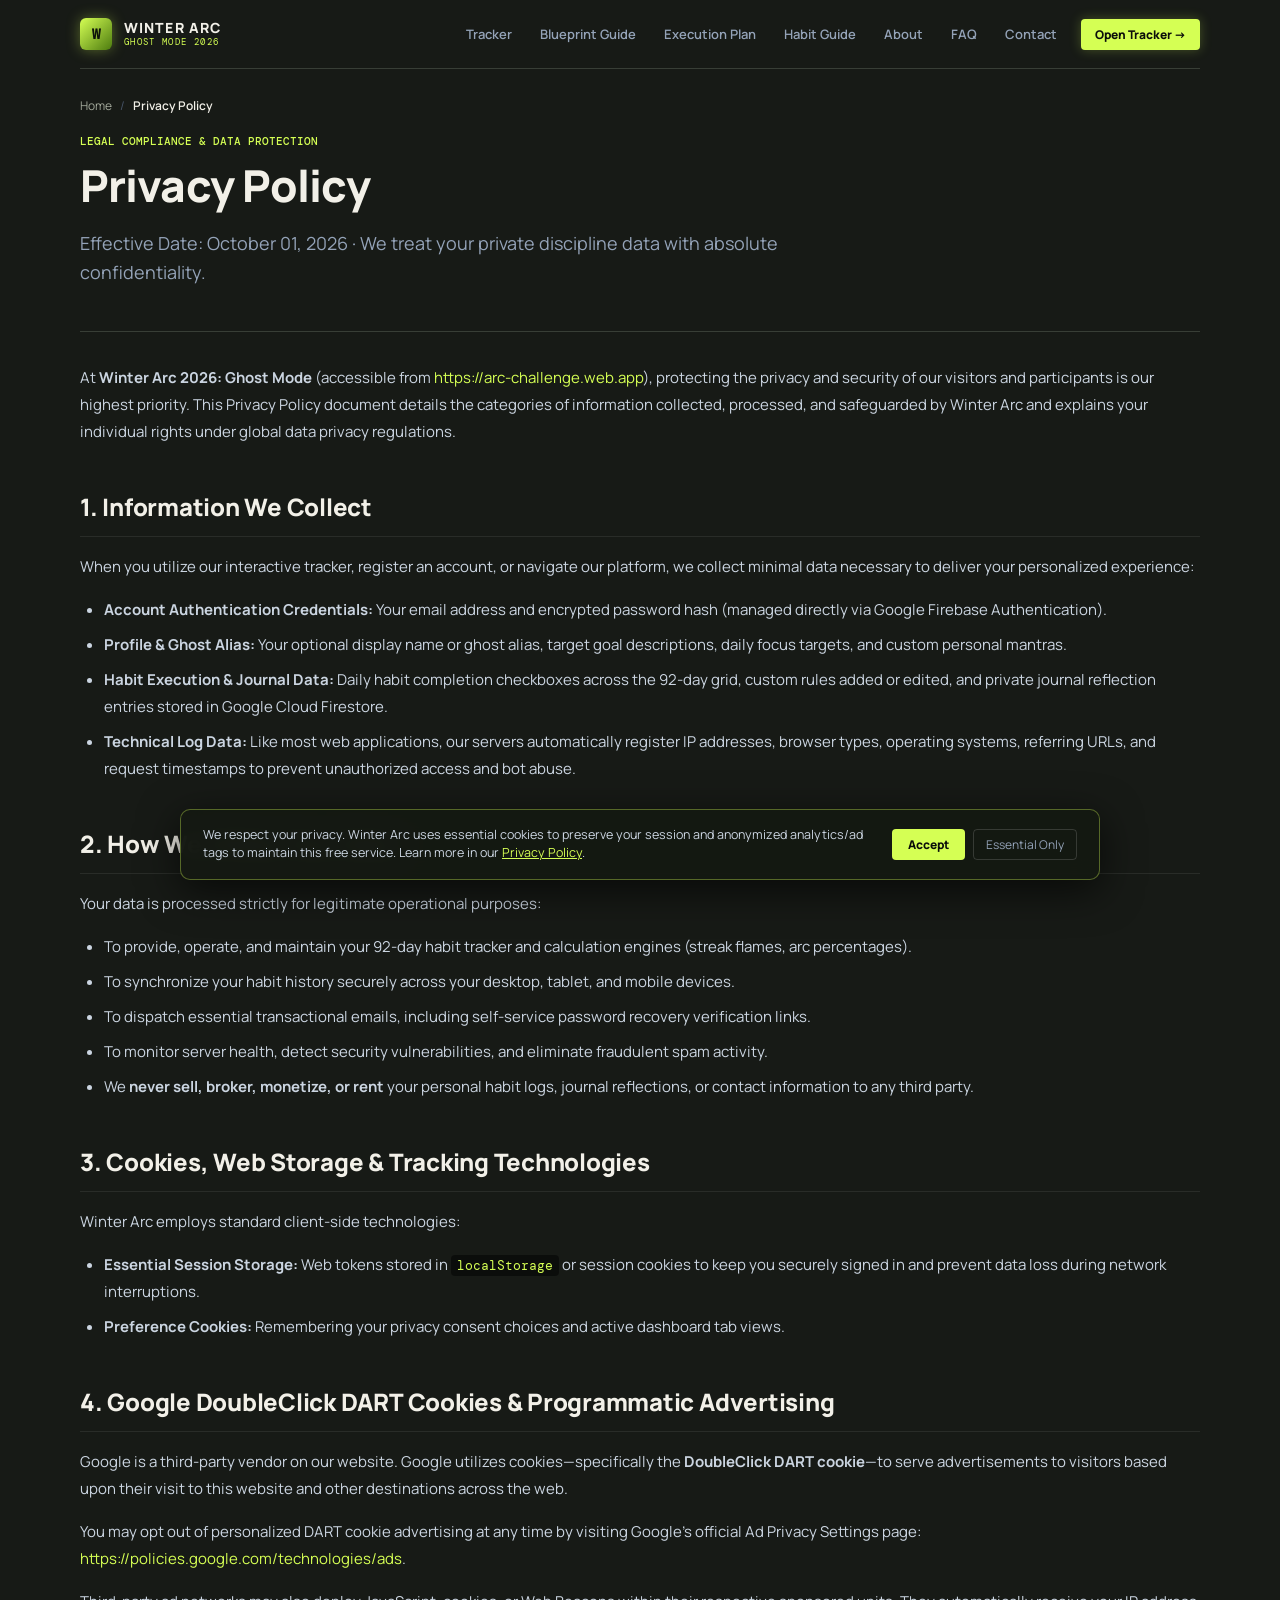
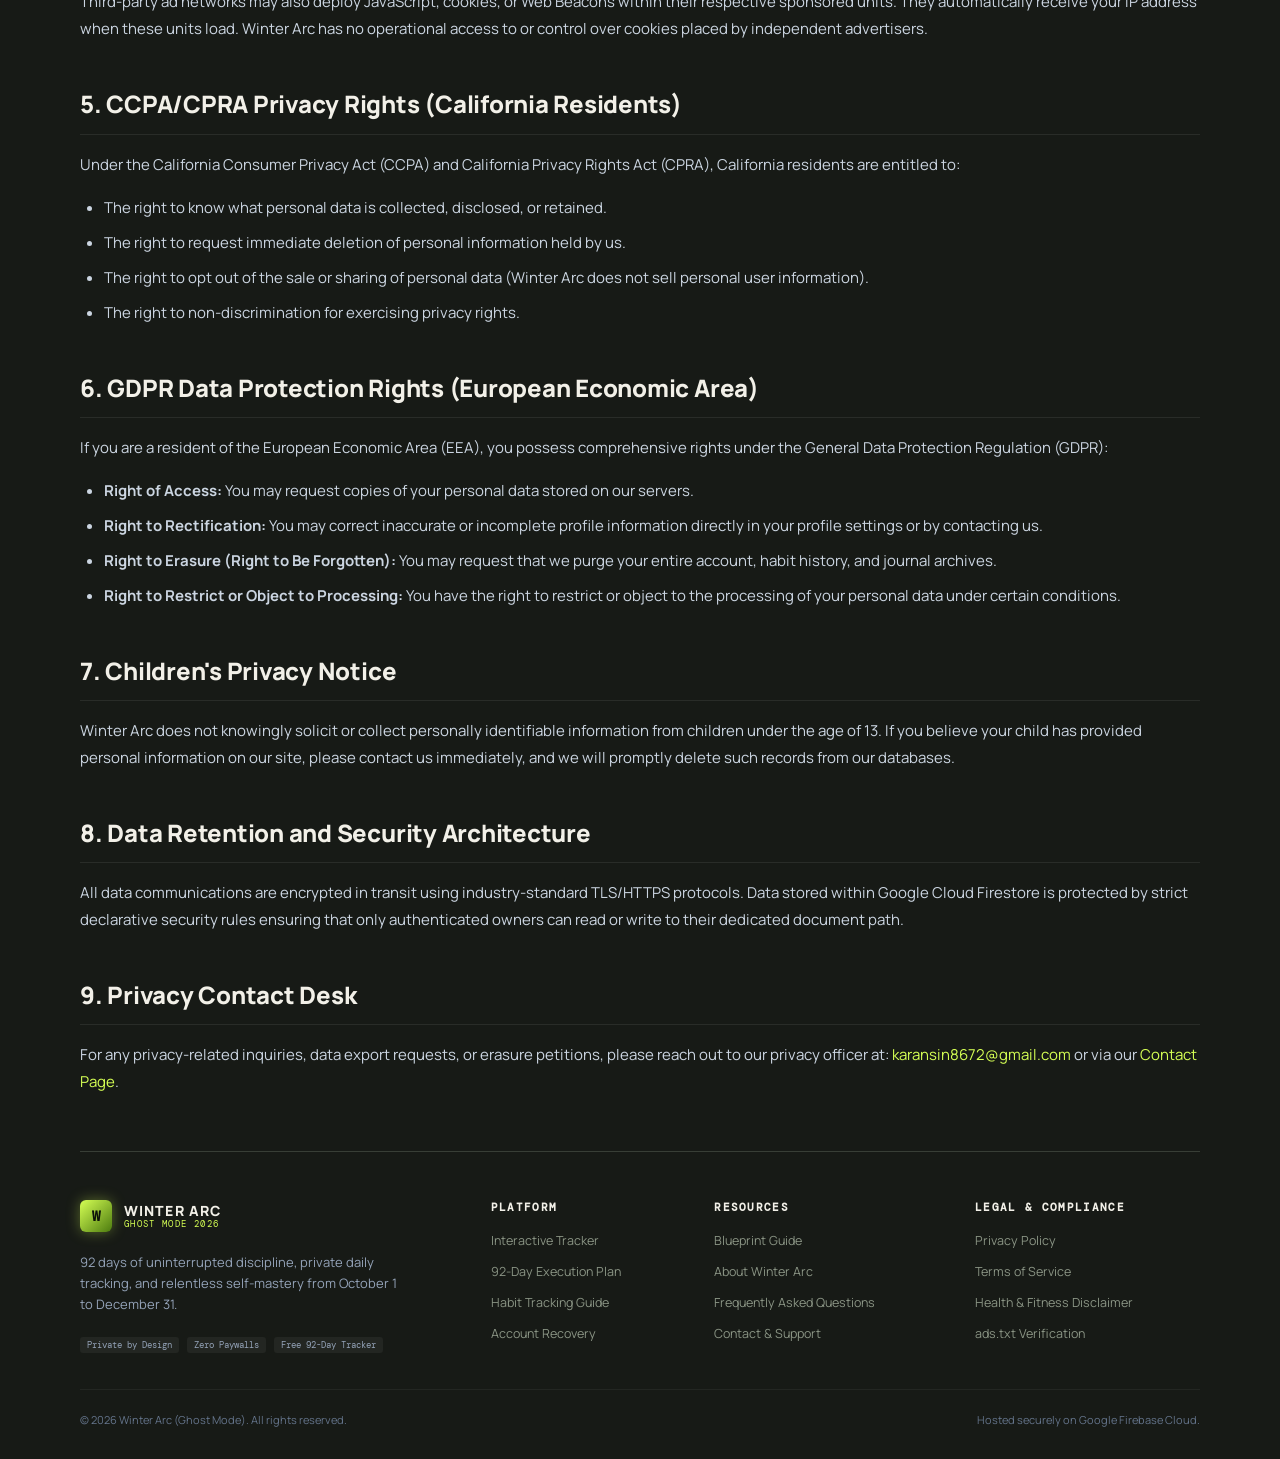
<file: privacy.html>
<!doctype html>
<html lang="en">
<head>
  <meta charset="utf-8">
  <meta name="viewport" content="width=device-width, initial-scale=1">
  <meta name="theme-color" content="#171a16">
  <title>Privacy Policy · Winter Arc (Ghost Mode)</title>
  <meta name="description" content="Official Privacy Policy for Winter Arc (Ghost Mode). Learn how your habit data, account information, and cookies are managed with strict privacy-by-design standards.">
  <link rel="canonical" href="https://arc-challenge.web.app/privacy">

  <!-- Favicon & Touch Icons -->
  <link rel="icon" type="image/svg+xml" href="/favicon.svg">
  <link rel="alternate icon" type="image/png" href="/favicon.png">
  <link rel="apple-touch-icon" href="/apple-touch-icon.png">

  <!-- Open Graph / Social Sharing -->
  <meta property="og:site_name" content="Winter Arc 2026">
  <meta property="og:type" content="website">
  <meta property="og:url" content="https://arc-challenge.web.app/privacy">
  <meta property="og:title" content="Privacy Policy · Winter Arc">
  <meta property="og:description" content="Official Privacy Policy covering account data, Google AdSense cookies, Firebase security, GDPR, and CCPA rights.">
  <meta property="og:image" content="https://arc-challenge.web.app/og-image.png">
  <meta property="og:image:width" content="1200">
  <meta property="og:image:height" content="630">
  <meta property="og:image:alt" content="Winter Arc Privacy Policy">
  <meta name="twitter:card" content="summary_large_image">
  <meta name="twitter:title" content="Privacy Policy · Winter Arc">
  <meta name="twitter:description" content="Official Privacy Policy for Winter Arc Ghost Mode.">
  <meta name="twitter:image" content="https://arc-challenge.web.app/og-image.png">

  <!-- Google AdSense Account Verification & Script -->
  <meta name="google-adsense-account" content="ca-pub-6097963574439559">
  <script async src="https://pagead2.googlesyndication.com/pagead/js/adsbygoogle.js?client=ca-pub-6097963574439559"
     crossorigin="anonymous"></script>

  <!-- Typography & CSS -->
  <link rel="preconnect" href="https://fonts.googleapis.com">
  <link rel="preconnect" href="https://fonts.gstatic.com" crossorigin>
  <link href="https://fonts.googleapis.com/css2?family=DM+Mono:wght@400;500;700&family=Manrope:wght@400;500;600;700;800&display=swap" rel="stylesheet">
  <link rel="stylesheet" href="/styles.css?v=20261010-4">

  <!-- BreadcrumbList Structured Data -->
  <script type="application/ld+json">
  {
    "@context": "https://schema.org",
    "@type": "BreadcrumbList",
    "itemListElement": [
      {
        "@type": "ListItem",
        "position": 1,
        "name": "Home",
        "item": "https://arc-challenge.web.app/"
      },
      {
        "@type": "ListItem",
        "position": 2,
        "name": "Privacy Policy",
        "item": "https://arc-challenge.web.app/privacy"
      }
    ]
  }
  </script>
</head>
<body>
  <div class="grain" aria-hidden="true"></div>

  <main class="frame">
    <!-- Universal Site Header -->
    <header class="site-header">
      <a class="site-brand" href="/" aria-label="Winter Arc Home">
        <span class="brand-gem">W</span>
        <div class="brand-text">
          <span class="brand-title-main">WINTER ARC</span>
          <span class="brand-tag-sub">GHOST MODE 2026</span>
        </div>
      </a>

      <button class="nav-mobile-toggle" type="button" aria-label="Toggle navigation menu" aria-expanded="false">☰</button>

      <ul class="site-nav-list" role="navigation" aria-label="Main Navigation">
        <li><a class="nav-link" href="/">Tracker</a></li>
        <li><a class="nav-link" href="/guide">Blueprint Guide</a></li>
        <li><a class="nav-link" href="/winter-arc-plan">Execution Plan</a></li>
        <li><a class="nav-link" href="/habit-tracking-guide">Habit Guide</a></li>
        <li><a class="nav-link" href="/about">About</a></li>
        <li><a class="nav-link" href="/faq">FAQ</a></li>
        <li><a class="nav-link" href="/contact">Contact</a></li>
        <li><a class="nav-cta-btn" href="/">Open Tracker →</a></li>
      </ul>
    </header>

    <!-- Breadcrumb Navigation -->
    <nav class="breadcrumbs" aria-label="Breadcrumb">
      <a href="/">Home</a>
      <span>/</span>
      <strong>Privacy Policy</strong>
    </nav>

    <!-- Header -->
    <header class="article-hero">
      <p class="eyebrow" style="color: var(--lime);">LEGAL COMPLIANCE & DATA PROTECTION</p>
      <h1 class="article-title">Privacy Policy</h1>
      <p class="article-subtitle">Effective Date: October 01, 2026 · We treat your private discipline data with absolute confidentiality.</p>
    </header>

    <!-- Privacy Prose Content -->
    <article class="prose-content">
      <p>At <strong>Winter Arc 2026: Ghost Mode</strong> (accessible from <a href="https://arc-challenge.web.app" style="color: var(--lime);">https://arc-challenge.web.app</a>), protecting the privacy and security of our visitors and participants is our highest priority. This Privacy Policy document details the categories of information collected, processed, and safeguarded by Winter Arc and explains your individual rights under global data privacy regulations.</p>

      <h2>1. Information We Collect</h2>
      <p>When you utilize our interactive tracker, register an account, or navigate our platform, we collect minimal data necessary to deliver your personalized experience:</p>
      <ul>
        <li><strong>Account Authentication Credentials:</strong> Your email address and encrypted password hash (managed directly via Google Firebase Authentication).</li>
        <li><strong>Profile & Ghost Alias:</strong> Your optional display name or ghost alias, target goal descriptions, daily focus targets, and custom personal mantras.</li>
        <li><strong>Habit Execution & Journal Data:</strong> Daily habit completion checkboxes across the 92-day grid, custom rules added or edited, and private journal reflection entries stored in Google Cloud Firestore.</li>
        <li><strong>Technical Log Data:</strong> Like most web applications, our servers automatically register IP addresses, browser types, operating systems, referring URLs, and request timestamps to prevent unauthorized access and bot abuse.</li>
      </ul>

      <h2>2. How We Utilize Your Data</h2>
      <p>Your data is processed strictly for legitimate operational purposes:</p>
      <ul>
        <li>To provide, operate, and maintain your 92-day habit tracker and calculation engines (streak flames, arc percentages).</li>
        <li>To synchronize your habit history securely across your desktop, tablet, and mobile devices.</li>
        <li>To dispatch essential transactional emails, including self-service password recovery verification links.</li>
        <li>To monitor server health, detect security vulnerabilities, and eliminate fraudulent spam activity.</li>
        <li>We <strong>never sell, broker, monetize, or rent</strong> your personal habit logs, journal reflections, or contact information to any third party.</li>
      </ul>

      <h2>3. Cookies, Web Storage & Tracking Technologies</h2>
      <p>Winter Arc employs standard client-side technologies:</p>
      <ul>
        <li><strong>Essential Session Storage:</strong> Web tokens stored in <code>localStorage</code> or session cookies to keep you securely signed in and prevent data loss during network interruptions.</li>
        <li><strong>Preference Cookies:</strong> Remembering your privacy consent choices and active dashboard tab views.</li>
      </ul>

      <h2>4. Google DoubleClick DART Cookies & Programmatic Advertising</h2>
      <p>Google is a third-party vendor on our website. Google utilizes cookies—specifically the <strong>DoubleClick DART cookie</strong>—to serve advertisements to visitors based upon their visit to this website and other destinations across the web.</p>
      <p>You may opt out of personalized DART cookie advertising at any time by visiting Google's official Ad Privacy Settings page: <a href="https://policies.google.com/technologies/ads" target="_blank" rel="noopener" style="color: var(--lime);">https://policies.google.com/technologies/ads</a>.</p>
      <p>Third-party ad networks may also deploy JavaScript, cookies, or Web Beacons within their respective sponsored units. They automatically receive your IP address when these units load. Winter Arc has no operational access to or control over cookies placed by independent advertisers.</p>

      <h2>5. CCPA/CPRA Privacy Rights (California Residents)</h2>
      <p>Under the California Consumer Privacy Act (CCPA) and California Privacy Rights Act (CPRA), California residents are entitled to:</p>
      <ul>
        <li>The right to know what personal data is collected, disclosed, or retained.</li>
        <li>The right to request immediate deletion of personal information held by us.</li>
        <li>The right to opt out of the sale or sharing of personal data (Winter Arc does not sell personal user information).</li>
        <li>The right to non-discrimination for exercising privacy rights.</li>
      </ul>

      <h2>6. GDPR Data Protection Rights (European Economic Area)</h2>
      <p>If you are a resident of the European Economic Area (EEA), you possess comprehensive rights under the General Data Protection Regulation (GDPR):</p>
      <ul>
        <li><strong>Right of Access:</strong> You may request copies of your personal data stored on our servers.</li>
        <li><strong>Right to Rectification:</strong> You may correct inaccurate or incomplete profile information directly in your profile settings or by contacting us.</li>
        <li><strong>Right to Erasure (Right to Be Forgotten):</strong> You may request that we purge your entire account, habit history, and journal archives.</li>
        <li><strong>Right to Restrict or Object to Processing:</strong> You have the right to restrict or object to the processing of your personal data under certain conditions.</li>
      </ul>

      <h2>7. Children's Privacy Notice</h2>
      <p>Winter Arc does not knowingly solicit or collect personally identifiable information from children under the age of 13. If you believe your child has provided personal information on our site, please contact us immediately, and we will promptly delete such records from our databases.</p>

      <h2>8. Data Retention and Security Architecture</h2>
      <p>All data communications are encrypted in transit using industry-standard TLS/HTTPS protocols. Data stored within Google Cloud Firestore is protected by strict declarative security rules ensuring that only authenticated owners can read or write to their dedicated document path.</p>

      <h2>9. Privacy Contact Desk</h2>
      <p>For any privacy-related inquiries, data export requests, or erasure petitions, please reach out to our privacy officer at: <a href="mailto:karansin8672@gmail.com" style="color: var(--lime);">karansin8672@gmail.com</a> or via our <a href="/contact" style="color: var(--lime);">Contact Page</a>.</p>
    </article>

    <!-- Professional Multi-Column Footer -->
    <footer class="site-footer">
      <div class="footer-grid">
        <div class="footer-brand-col">
          <a class="site-brand" href="/" style="margin-bottom: 8px;">
            <span class="brand-gem">W</span>
            <div class="brand-text">
              <span class="brand-title-main">WINTER ARC</span>
              <span class="brand-tag-sub">GHOST MODE 2026</span>
            </div>
          </a>
          <p>92 days of uninterrupted discipline, private daily tracking, and relentless self-mastery from October 1 to December 31.</p>
          <div class="footer-badges">
            <span class="badge-sub">Private by Design</span>
            <span class="badge-sub">Zero Paywalls</span>
            <span class="badge-sub">Free 92-Day Tracker</span>
          </div>
        </div>

        <div>
          <h4 class="footer-heading">Platform</h4>
          <ul class="footer-links-list">
            <li><a href="/">Interactive Tracker</a></li>
            <li><a href="/winter-arc-plan">92-Day Execution Plan</a></li>
            <li><a href="/habit-tracking-guide">Habit Tracking Guide</a></li>
            <li><a href="/forgot">Account Recovery</a></li>
          </ul>
        </div>

        <div>
          <h4 class="footer-heading">Resources</h4>
          <ul class="footer-links-list">
            <li><a href="/guide">Blueprint Guide</a></li>
            <li><a href="/about">About Winter Arc</a></li>
            <li><a href="/faq">Frequently Asked Questions</a></li>
            <li><a href="/contact">Contact &amp; Support</a></li>
          </ul>
        </div>

        <div>
          <h4 class="footer-heading">Legal &amp; Compliance</h4>
          <ul class="footer-links-list">
            <li><a href="/privacy">Privacy Policy</a></li>
            <li><a href="/terms">Terms of Service</a></li>
            <li><a href="/disclaimer">Health &amp; Fitness Disclaimer</a></li>
            <li><a href="/ads.txt">ads.txt Verification</a></li>
          </ul>
        </div>
      </div>

      <div class="footer-bottom-bar">
        <span>© 2026 Winter Arc (Ghost Mode). All rights reserved.</span>
        <span>Hosted securely on Google Firebase Cloud.</span>
      </div>
    </footer>
  </main>

  <script src="/site.js?v=20261010-4"></script>
</body>
</html>
</file>
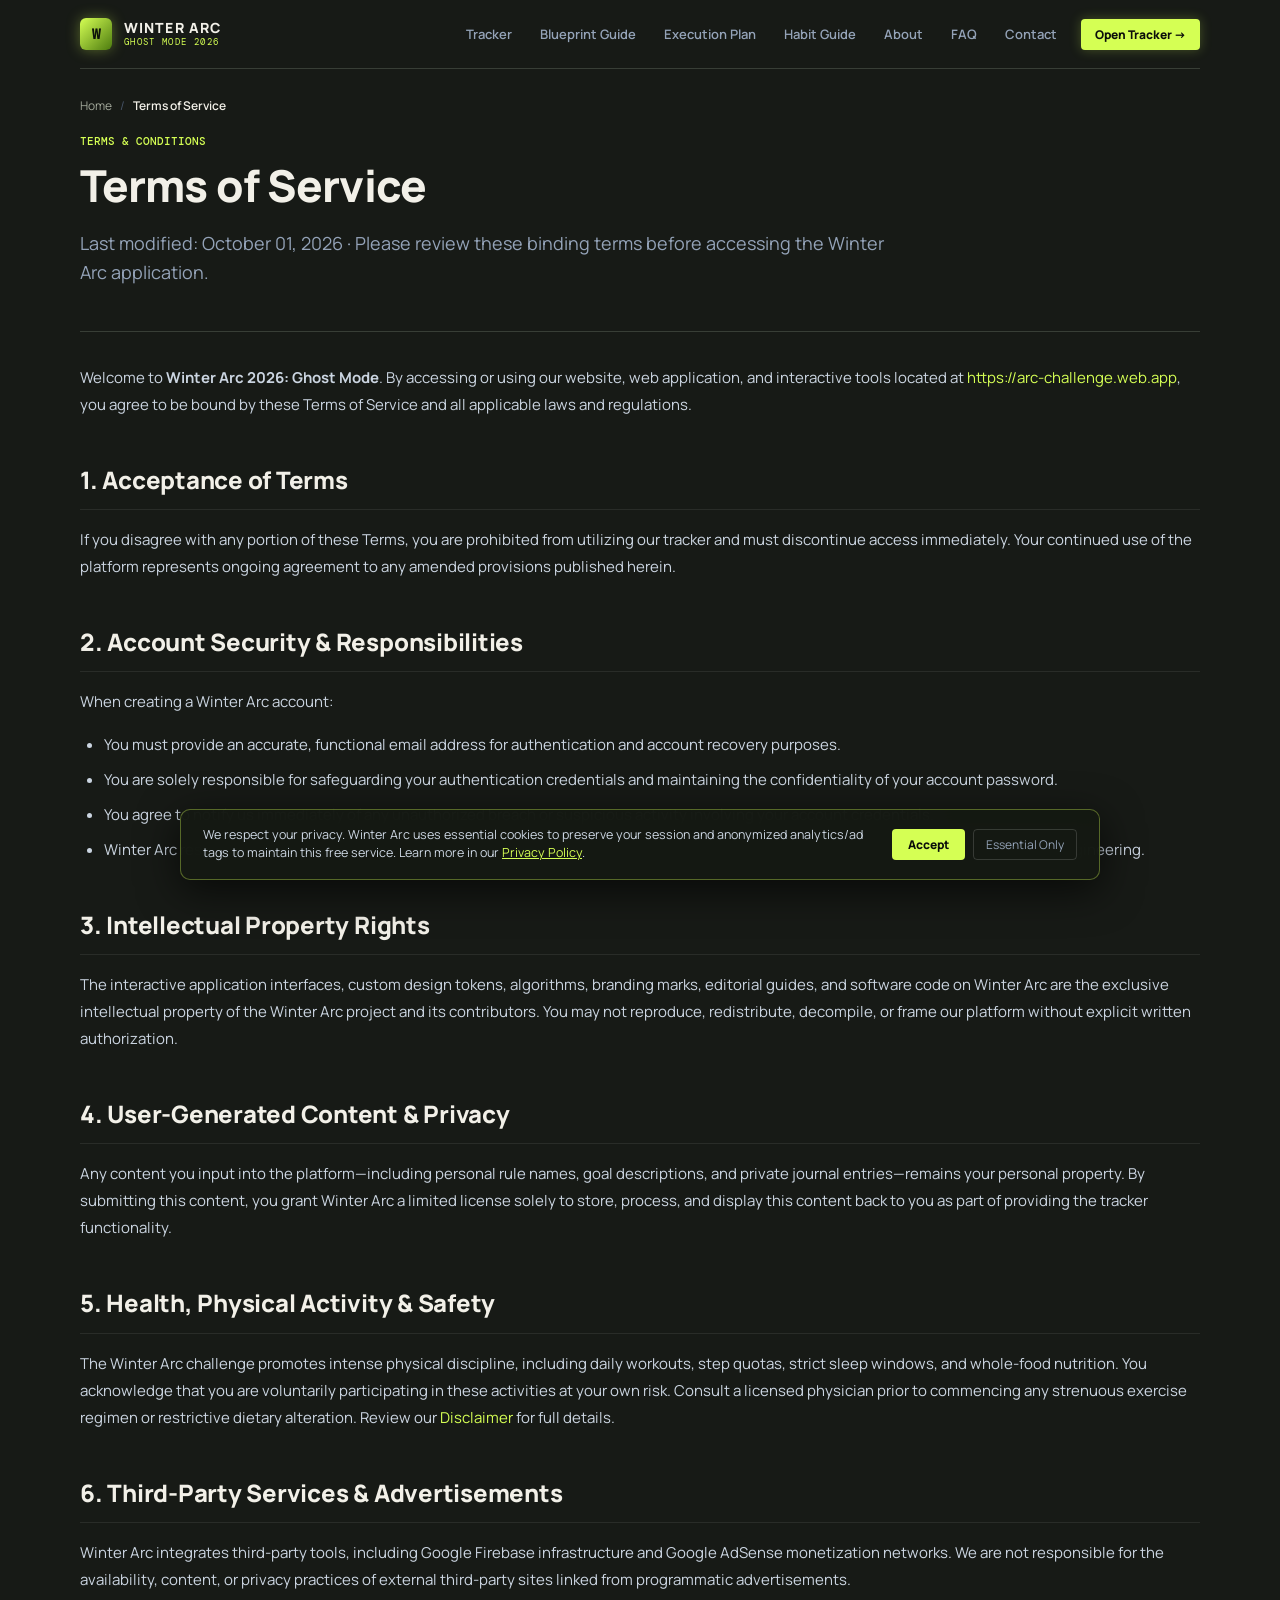
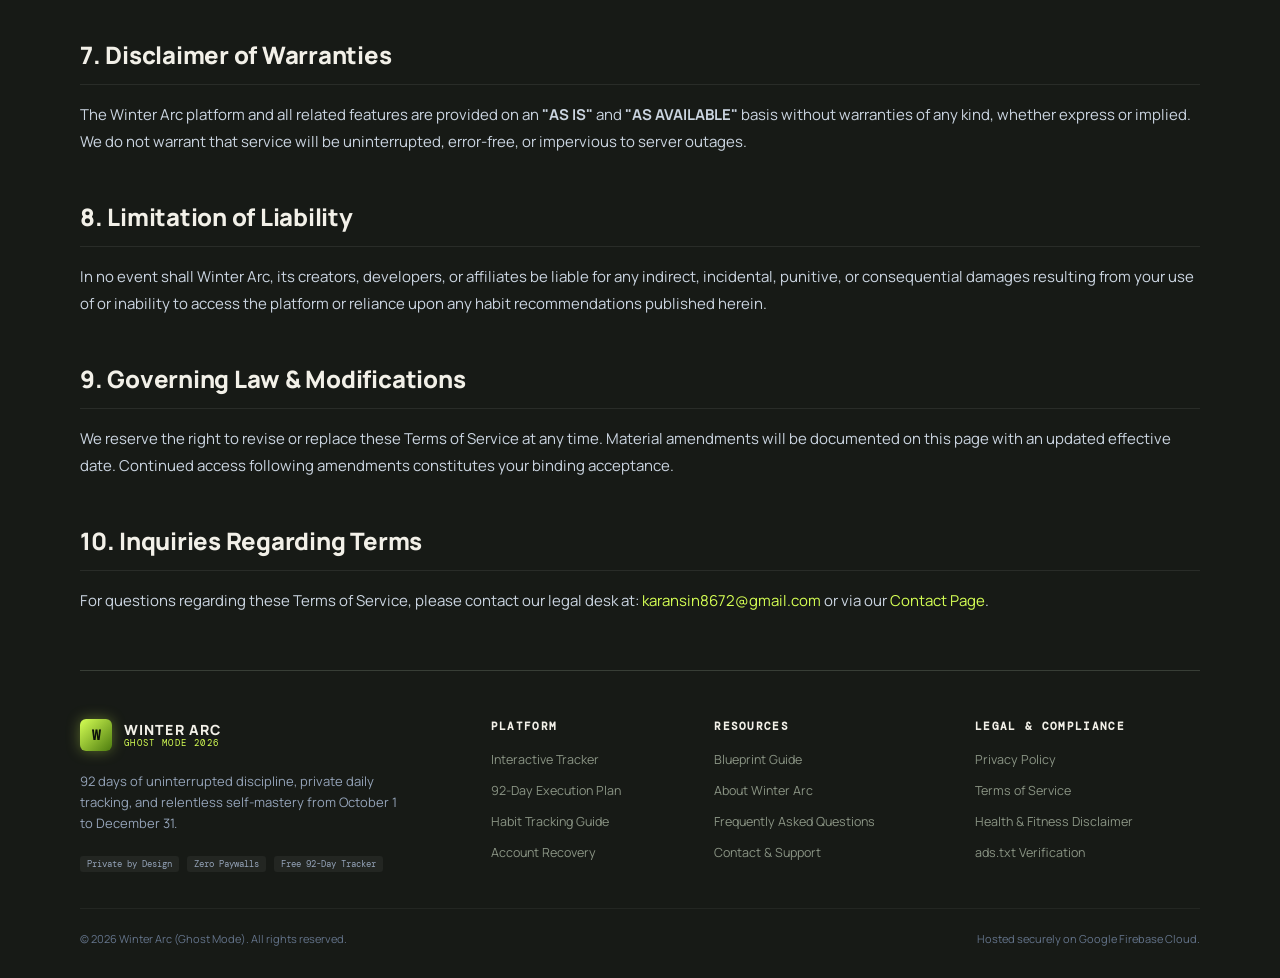
<file: terms.html>
<!doctype html>
<html lang="en">
<head>
  <meta charset="utf-8">
  <meta name="viewport" content="width=device-width, initial-scale=1">
  <meta name="theme-color" content="#171a16">
  <title>Terms of Service · Winter Arc (Ghost Mode)</title>
  <meta name="description" content="Official Terms of Service for Winter Arc (Ghost Mode). Understand your rights, acceptable use policies, intellectual property, and service agreements.">
  <link rel="canonical" href="https://arc-challenge.web.app/terms">

  <!-- Favicon & Touch Icons -->
  <link rel="icon" type="image/svg+xml" href="/favicon.svg">
  <link rel="alternate icon" type="image/png" href="/favicon.png">
  <link rel="apple-touch-icon" href="/apple-touch-icon.png">

  <!-- Open Graph / Social Sharing -->
  <meta property="og:site_name" content="Winter Arc 2026">
  <meta property="og:type" content="website">
  <meta property="og:url" content="https://arc-challenge.web.app/terms">
  <meta property="og:title" content="Terms of Service · Winter Arc">
  <meta property="og:description" content="Official Terms of Service governing website access, account creation, and tracker usage.">
  <meta property="og:image" content="https://arc-challenge.web.app/og-image.png">
  <meta property="og:image:width" content="1200">
  <meta property="og:image:height" content="630">
  <meta property="og:image:alt" content="Winter Arc Terms of Service">
  <meta name="twitter:card" content="summary_large_image">
  <meta name="twitter:title" content="Terms of Service · Winter Arc">
  <meta name="twitter:description" content="Official Terms of Service for Winter Arc Ghost Mode.">
  <meta name="twitter:image" content="https://arc-challenge.web.app/og-image.png">

  <!-- Google AdSense Account Verification & Script -->
  <meta name="google-adsense-account" content="ca-pub-6097963574439559">
  <script async src="https://pagead2.googlesyndication.com/pagead/js/adsbygoogle.js?client=ca-pub-6097963574439559"
     crossorigin="anonymous"></script>

  <!-- Typography & CSS -->
  <link rel="preconnect" href="https://fonts.googleapis.com">
  <link rel="preconnect" href="https://fonts.gstatic.com" crossorigin>
  <link href="https://fonts.googleapis.com/css2?family=DM+Mono:wght@400;500;700&family=Manrope:wght@400;500;600;700;800&display=swap" rel="stylesheet">
  <link rel="stylesheet" href="/styles.css?v=20261010-4">

  <!-- BreadcrumbList Structured Data -->
  <script type="application/ld+json">
  {
    "@context": "https://schema.org",
    "@type": "BreadcrumbList",
    "itemListElement": [
      {
        "@type": "ListItem",
        "position": 1,
        "name": "Home",
        "item": "https://arc-challenge.web.app/"
      },
      {
        "@type": "ListItem",
        "position": 2,
        "name": "Terms of Service",
        "item": "https://arc-challenge.web.app/terms"
      }
    ]
  }
  </script>
</head>
<body>
  <div class="grain" aria-hidden="true"></div>

  <main class="frame">
    <!-- Universal Site Header -->
    <header class="site-header">
      <a class="site-brand" href="/" aria-label="Winter Arc Home">
        <span class="brand-gem">W</span>
        <div class="brand-text">
          <span class="brand-title-main">WINTER ARC</span>
          <span class="brand-tag-sub">GHOST MODE 2026</span>
        </div>
      </a>

      <button class="nav-mobile-toggle" type="button" aria-label="Toggle navigation menu" aria-expanded="false">☰</button>

      <ul class="site-nav-list" role="navigation" aria-label="Main Navigation">
        <li><a class="nav-link" href="/">Tracker</a></li>
        <li><a class="nav-link" href="/guide">Blueprint Guide</a></li>
        <li><a class="nav-link" href="/winter-arc-plan">Execution Plan</a></li>
        <li><a class="nav-link" href="/habit-tracking-guide">Habit Guide</a></li>
        <li><a class="nav-link" href="/about">About</a></li>
        <li><a class="nav-link" href="/faq">FAQ</a></li>
        <li><a class="nav-link" href="/contact">Contact</a></li>
        <li><a class="nav-cta-btn" href="/">Open Tracker →</a></li>
      </ul>
    </header>

    <!-- Breadcrumb Navigation -->
    <nav class="breadcrumbs" aria-label="Breadcrumb">
      <a href="/">Home</a>
      <span>/</span>
      <strong>Terms of Service</strong>
    </nav>

    <!-- Header -->
    <header class="article-hero">
      <p class="eyebrow" style="color: var(--lime);">TERMS & CONDITIONS</p>
      <h1 class="article-title">Terms of Service</h1>
      <p class="article-subtitle">Last modified: October 01, 2026 · Please review these binding terms before accessing the Winter Arc application.</p>
    </header>

    <!-- Terms Prose Content -->
    <article class="prose-content">
      <p>Welcome to <strong>Winter Arc 2026: Ghost Mode</strong>. By accessing or using our website, web application, and interactive tools located at <a href="https://arc-challenge.web.app" style="color: var(--lime);">https://arc-challenge.web.app</a>, you agree to be bound by these Terms of Service and all applicable laws and regulations.</p>

      <h2>1. Acceptance of Terms</h2>
      <p>If you disagree with any portion of these Terms, you are prohibited from utilizing our tracker and must discontinue access immediately. Your continued use of the platform represents ongoing agreement to any amended provisions published herein.</p>

      <h2>2. Account Security & Responsibilities</h2>
      <p>When creating a Winter Arc account:</p>
      <ul>
        <li>You must provide an accurate, functional email address for authentication and account recovery purposes.</li>
        <li>You are solely responsible for safeguarding your authentication credentials and maintaining the confidentiality of your account password.</li>
        <li>You agree to notify us immediately of any unauthorized breach or suspicious activity involving your account credentials.</li>
        <li>Winter Arc reserves the right to terminate accounts that engage in automated scraping, denial-of-service attempts, or malicious reverse-engineering.</li>
      </ul>

      <h2>3. Intellectual Property Rights</h2>
      <p>The interactive application interfaces, custom design tokens, algorithms, branding marks, editorial guides, and software code on Winter Arc are the exclusive intellectual property of the Winter Arc project and its contributors. You may not reproduce, redistribute, decompile, or frame our platform without explicit written authorization.</p>

      <h2>4. User-Generated Content & Privacy</h2>
      <p>Any content you input into the platform—including personal rule names, goal descriptions, and private journal entries—remains your personal property. By submitting this content, you grant Winter Arc a limited license solely to store, process, and display this content back to you as part of providing the tracker functionality.</p>

      <h2>5. Health, Physical Activity & Safety</h2>
      <p>The Winter Arc challenge promotes intense physical discipline, including daily workouts, step quotas, strict sleep windows, and whole-food nutrition. You acknowledge that you are voluntarily participating in these activities at your own risk. Consult a licensed physician prior to commencing any strenuous exercise regimen or restrictive dietary alteration. Review our <a href="/disclaimer" style="color: var(--lime);">Disclaimer</a> for full details.</p>

      <h2>6. Third-Party Services & Advertisements</h2>
      <p>Winter Arc integrates third-party tools, including Google Firebase infrastructure and Google AdSense monetization networks. We are not responsible for the availability, content, or privacy practices of external third-party sites linked from programmatic advertisements.</p>

      <h2>7. Disclaimer of Warranties</h2>
      <p>The Winter Arc platform and all related features are provided on an <strong>"AS IS"</strong> and <strong>"AS AVAILABLE"</strong> basis without warranties of any kind, whether express or implied. We do not warrant that service will be uninterrupted, error-free, or impervious to server outages.</p>

      <h2>8. Limitation of Liability</h2>
      <p>In no event shall Winter Arc, its creators, developers, or affiliates be liable for any indirect, incidental, punitive, or consequential damages resulting from your use of or inability to access the platform or reliance upon any habit recommendations published herein.</p>

      <h2>9. Governing Law & Modifications</h2>
      <p>We reserve the right to revise or replace these Terms of Service at any time. Material amendments will be documented on this page with an updated effective date. Continued access following amendments constitutes your binding acceptance.</p>

      <h2>10. Inquiries Regarding Terms</h2>
      <p>For questions regarding these Terms of Service, please contact our legal desk at: <a href="mailto:karansin8672@gmail.com" style="color: var(--lime);">karansin8672@gmail.com</a> or via our <a href="/contact" style="color: var(--lime);">Contact Page</a>.</p>
    </article>

    <!-- Professional Multi-Column Footer -->
    <footer class="site-footer">
      <div class="footer-grid">
        <div class="footer-brand-col">
          <a class="site-brand" href="/" style="margin-bottom: 8px;">
            <span class="brand-gem">W</span>
            <div class="brand-text">
              <span class="brand-title-main">WINTER ARC</span>
              <span class="brand-tag-sub">GHOST MODE 2026</span>
            </div>
          </a>
          <p>92 days of uninterrupted discipline, private daily tracking, and relentless self-mastery from October 1 to December 31.</p>
          <div class="footer-badges">
            <span class="badge-sub">Private by Design</span>
            <span class="badge-sub">Zero Paywalls</span>
            <span class="badge-sub">Free 92-Day Tracker</span>
          </div>
        </div>

        <div>
          <h4 class="footer-heading">Platform</h4>
          <ul class="footer-links-list">
            <li><a href="/">Interactive Tracker</a></li>
            <li><a href="/winter-arc-plan">92-Day Execution Plan</a></li>
            <li><a href="/habit-tracking-guide">Habit Tracking Guide</a></li>
            <li><a href="/forgot">Account Recovery</a></li>
          </ul>
        </div>

        <div>
          <h4 class="footer-heading">Resources</h4>
          <ul class="footer-links-list">
            <li><a href="/guide">Blueprint Guide</a></li>
            <li><a href="/about">About Winter Arc</a></li>
            <li><a href="/faq">Frequently Asked Questions</a></li>
            <li><a href="/contact">Contact &amp; Support</a></li>
          </ul>
        </div>

        <div>
          <h4 class="footer-heading">Legal &amp; Compliance</h4>
          <ul class="footer-links-list">
            <li><a href="/privacy">Privacy Policy</a></li>
            <li><a href="/terms">Terms of Service</a></li>
            <li><a href="/disclaimer">Health &amp; Fitness Disclaimer</a></li>
            <li><a href="/ads.txt">ads.txt Verification</a></li>
          </ul>
        </div>
      </div>

      <div class="footer-bottom-bar">
        <span>© 2026 Winter Arc (Ghost Mode). All rights reserved.</span>
        <span>Hosted securely on Google Firebase Cloud.</span>
      </div>
    </footer>
  </main>

  <script src="/site.js?v=20261010-4"></script>
</body>
</html>
</file>
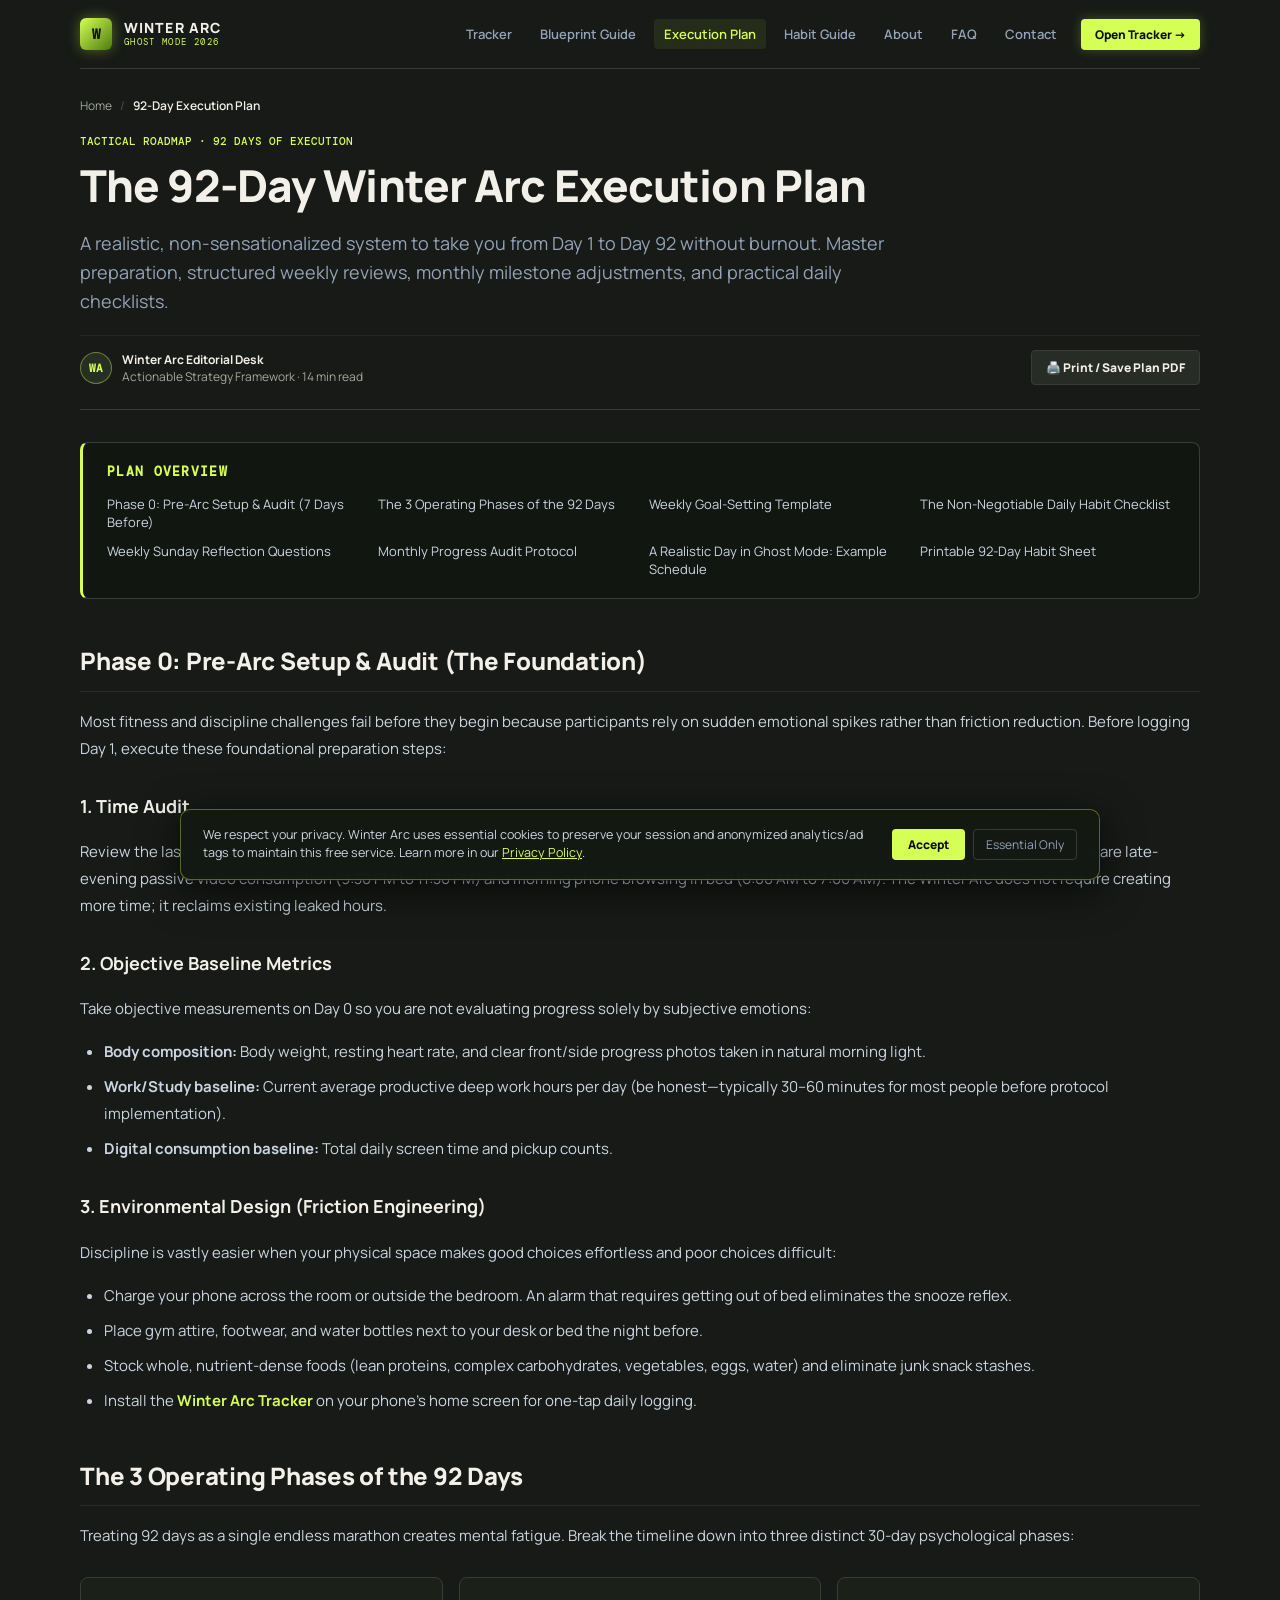
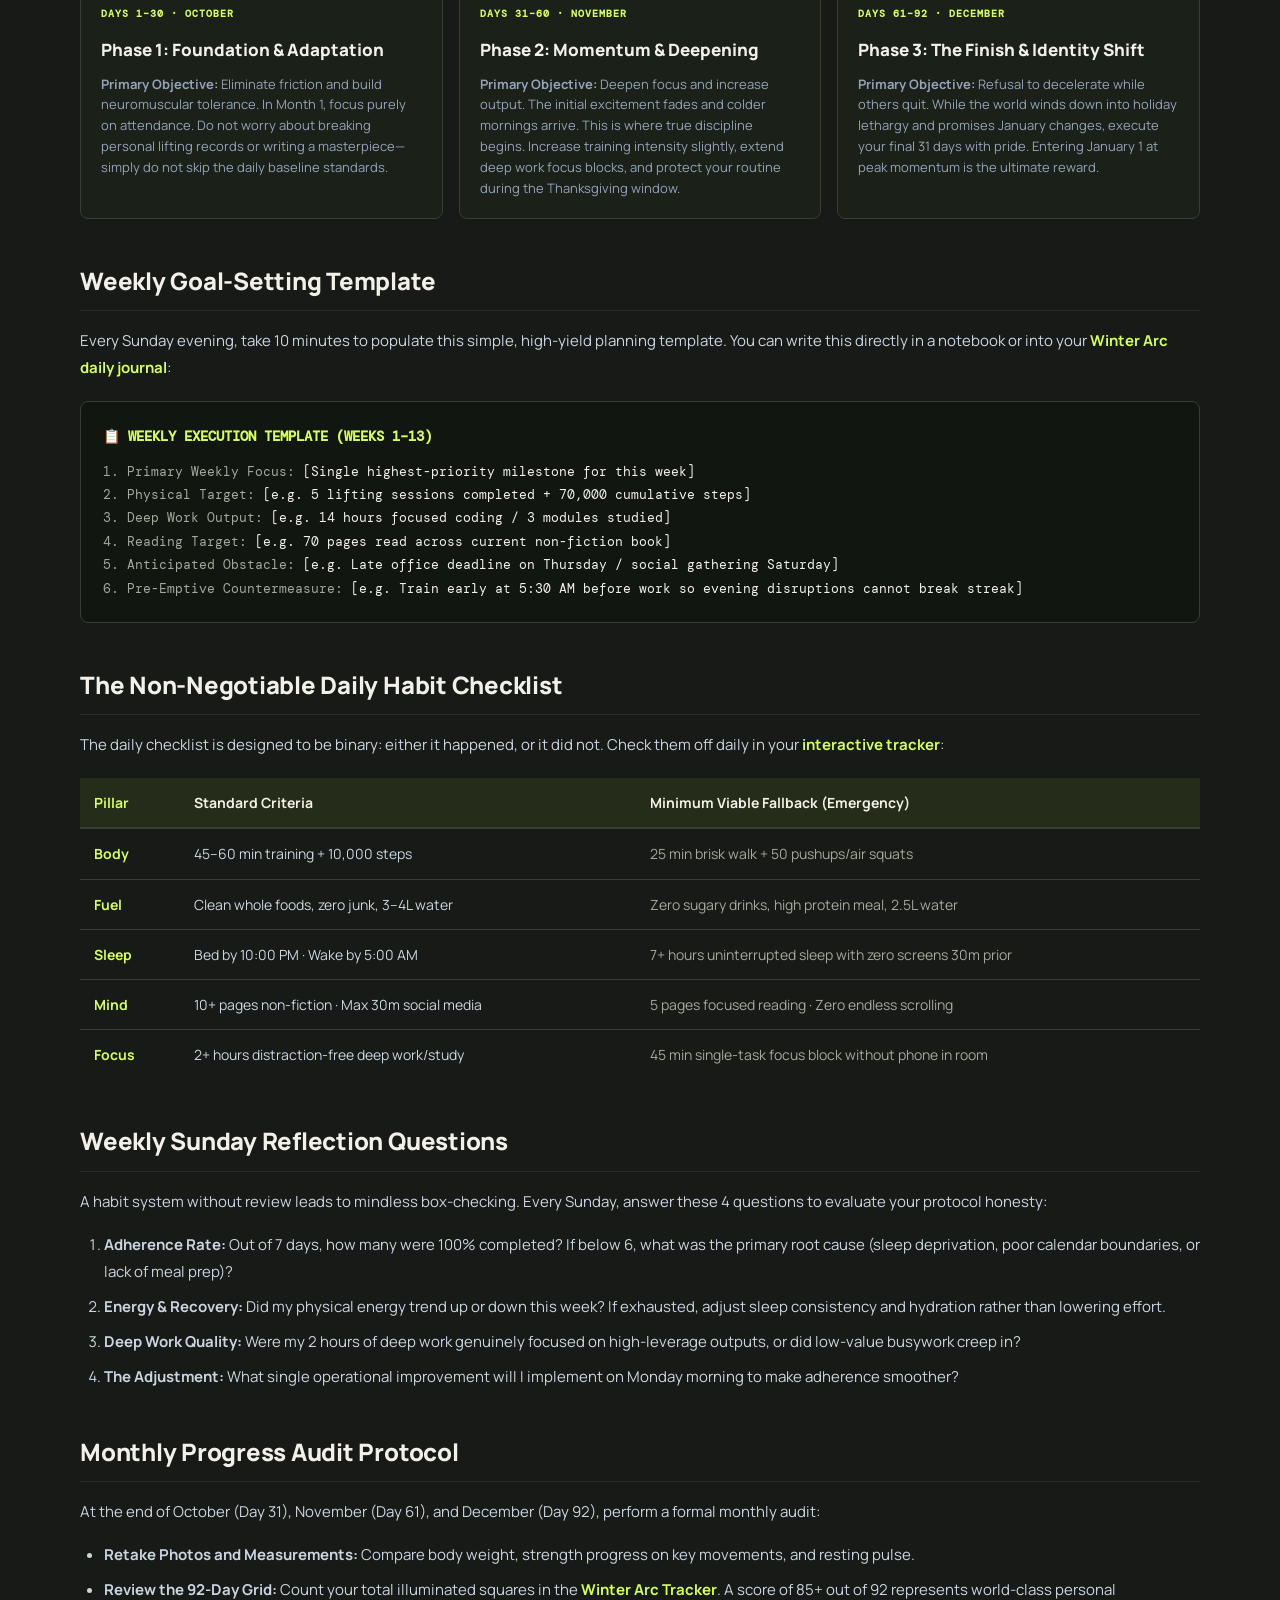
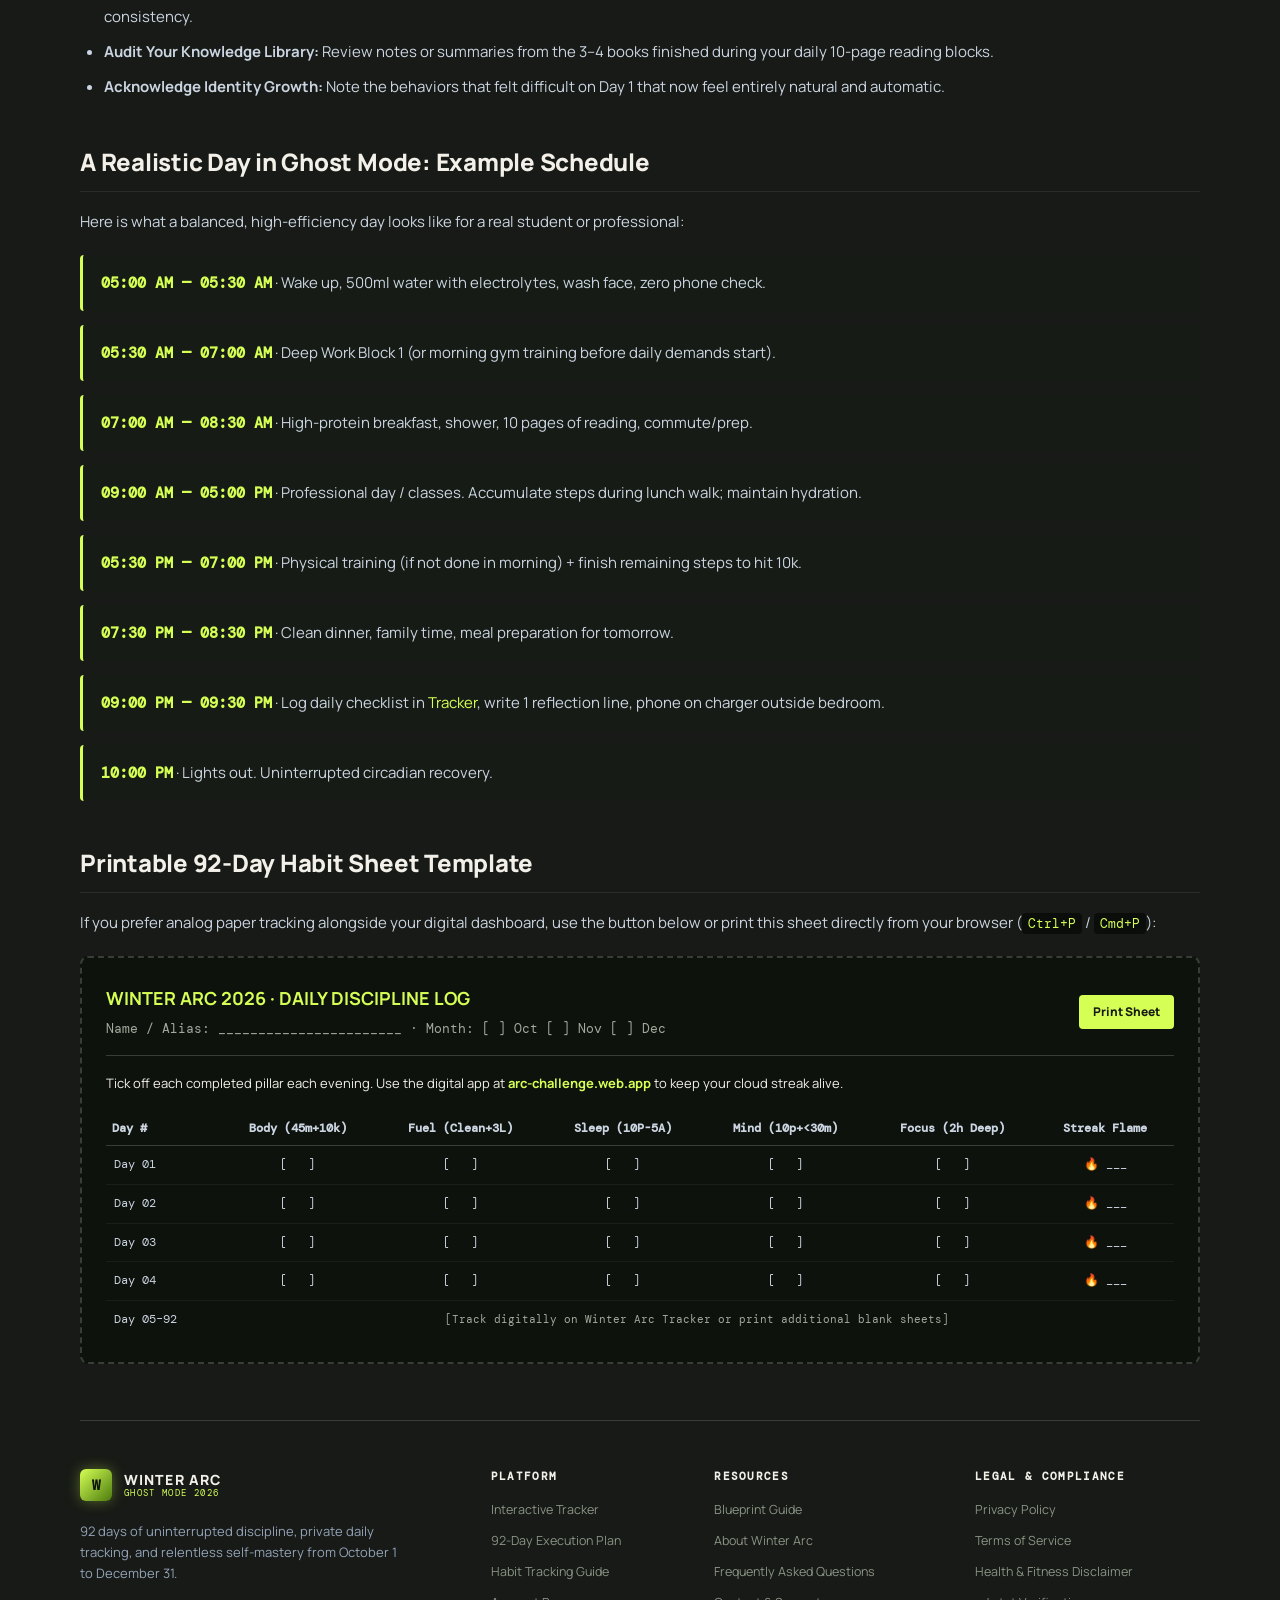
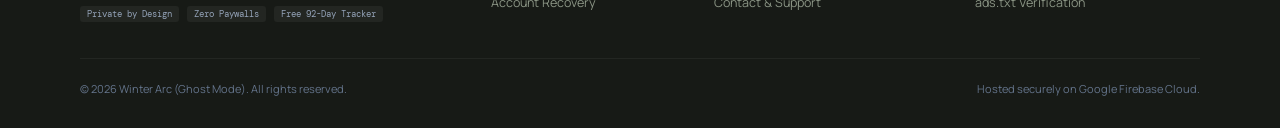
<file: winter-arc-plan.html>
<!doctype html>
<html lang="en">
<head>
  <meta charset="utf-8">
  <meta name="viewport" content="width=device-width, initial-scale=1">
  <meta name="theme-color" content="#171a16">
  <title>92-Day Winter Arc Execution Plan · Complete Strategy &amp; Templates (2026)</title>
  <meta name="description" content="A comprehensive, actionable 92-day Winter Arc execution plan. Includes preparation phase, weekly goal setting templates, daily habit checklists, reflection prompts, and printable templates.">
  <link rel="canonical" href="https://arc-challenge.web.app/winter-arc-plan">

  <!-- Favicon & Touch Icons -->
  <link rel="icon" type="image/svg+xml" href="/favicon.svg">
  <link rel="alternate icon" type="image/png" href="/favicon.png">
  <link rel="apple-touch-icon" href="/apple-touch-icon.png">

  <!-- Open Graph / Social Sharing -->
  <meta property="og:site_name" content="Winter Arc 2026">
  <meta property="og:type" content="article">
  <meta property="og:url" content="https://arc-challenge.web.app/winter-arc-plan">
  <meta property="og:title" content="92-Day Winter Arc Execution Plan · Complete Strategy &amp; Templates">
  <meta property="og:description" content="Master your 92-day Winter Arc challenge with an exhaustive execution plan, weekly review questions, monthly milestones, and printable daily habit checklists.">
  <meta property="og:image" content="https://arc-challenge.web.app/og-image.png">
  <meta property="og:image:width" content="1200">
  <meta property="og:image:height" content="630">
  <meta property="og:image:alt" content="Winter Arc 92-Day Execution Plan">
  <meta name="twitter:card" content="summary_large_image">
  <meta name="twitter:title" content="92-Day Winter Arc Execution Plan · 2026 Strategy">
  <meta name="twitter:description" content="Step-by-step 92-day roadmap, weekly review templates, and daily checklists for the Winter Arc challenge.">
  <meta name="twitter:image" content="https://arc-challenge.web.app/og-image.png">

  <!-- Google AdSense Account Verification & Script -->
  <meta name="google-adsense-account" content="ca-pub-6097963574439559">
  <script async src="https://pagead2.googlesyndication.com/pagead/js/adsbygoogle.js?client=ca-pub-6097963574439559"
     crossorigin="anonymous"></script>

  <!-- Typography & CSS -->
  <link rel="preconnect" href="https://fonts.googleapis.com">
  <link rel="preconnect" href="https://fonts.gstatic.com" crossorigin>
  <link href="https://fonts.googleapis.com/css2?family=DM+Mono:wght@400;500;700&family=Manrope:wght@400;500;600;700;800&display=swap" rel="stylesheet">
  <link rel="stylesheet" href="/styles.css?v=20261010-4">

  <!-- Structured Data: Article & BreadcrumbList -->
  <script type="application/ld+json">
  {
    "@context": "https://schema.org",
    "@graph": [
      {
        "@type": "Article",
        "@id": "https://arc-challenge.web.app/winter-arc-plan#article",
        "isPartOf": {
          "@type": "WebSite",
          "@id": "https://arc-challenge.web.app/#website"
        },
        "headline": "92-Day Winter Arc Execution Plan: Complete Strategy & Templates",
        "description": "A comprehensive, practical roadmap for executing the 92-day Winter Arc challenge with preparation steps, weekly reviews, monthly audits, and printable checklists.",
        "author": {
          "@type": "Organization",
          "name": "Winter Arc Project",
          "url": "https://arc-challenge.web.app/about"
        },
        "publisher": {
          "@type": "Organization",
          "name": "Winter Arc",
          "url": "https://arc-challenge.web.app/",
          "logo": {
            "@type": "ImageObject",
            "url": "https://arc-challenge.web.app/logo.png"
          }
        },
        "datePublished": "2026-10-01T00:00:00+00:00",
        "dateModified": "2026-10-10T00:00:00+00:00",
        "mainEntityOfPage": "https://arc-challenge.web.app/winter-arc-plan",
        "image": "https://arc-challenge.web.app/og-image.png"
      },
      {
        "@type": "BreadcrumbList",
        "@id": "https://arc-challenge.web.app/winter-arc-plan#breadcrumb",
        "itemListElement": [
          {
            "@type": "ListItem",
            "position": 1,
            "name": "Home",
            "item": "https://arc-challenge.web.app/"
          },
          {
            "@type": "ListItem",
            "position": 2,
            "name": "Execution Plan",
            "item": "https://arc-challenge.web.app/winter-arc-plan"
          }
        ]
      }
    ]
  }
  </script>
</head>
<body>
  <div class="grain" aria-hidden="true"></div>

  <main class="frame">
    <!-- Universal Site Header -->
    <header class="site-header" id="global-site-header">
      <a class="site-brand" href="/" aria-label="Winter Arc Home">
        <span class="brand-gem">W</span>
        <div class="brand-text">
          <span class="brand-title-main">WINTER ARC</span>
          <span class="brand-tag-sub">GHOST MODE 2026</span>
        </div>
      </a>

      <button class="nav-mobile-toggle" type="button" aria-label="Toggle navigation menu" aria-expanded="false">☰</button>

      <ul class="site-nav-list" role="navigation" aria-label="Main Navigation">
        <li><a class="nav-link" href="/">Tracker</a></li>
        <li><a class="nav-link" href="/guide">Blueprint Guide</a></li>
        <li><a class="nav-link active" href="/winter-arc-plan">Execution Plan</a></li>
        <li><a class="nav-link" href="/habit-tracking-guide">Habit Guide</a></li>
        <li><a class="nav-link" href="/about">About</a></li>
        <li><a class="nav-link" href="/faq">FAQ</a></li>
        <li><a class="nav-link" href="/contact">Contact</a></li>
        <li><a class="nav-cta-btn" href="/">Open Tracker →</a></li>
      </ul>
    </header>

    <!-- Breadcrumb Navigation -->
    <nav class="breadcrumbs" aria-label="Breadcrumb">
      <a href="/">Home</a>
      <span>/</span>
      <strong>92-Day Execution Plan</strong>
    </nav>

    <!-- Article Hero -->
    <header class="article-hero">
      <p class="eyebrow" style="color: var(--lime);">TACTICAL ROADMAP · 92 DAYS OF EXECUTION</p>
      <h1 class="article-title">The 92-Day Winter Arc Execution Plan</h1>
      <p class="article-subtitle">A realistic, non-sensationalized system to take you from Day 1 to Day 92 without burnout. Master preparation, structured weekly reviews, monthly milestone adjustments, and practical daily checklists.</p>

      <div class="article-meta-bar">
        <div class="article-author-info">
          <div class="author-avatar">WA</div>
          <div>
            <strong style="color: var(--paper); display: block;">Winter Arc Editorial Desk</strong>
            <span>Actionable Strategy Framework · 14 min read</span>
          </div>
        </div>
        <div>
          <button type="button" class="button button-secondary" onclick="window.print()" style="padding: 8px 14px; font-size: 12px;">🖨️ Print / Save Plan PDF</button>
        </div>
      </div>
    </header>

    <!-- Table of Contents -->
    <nav class="toc-card" aria-label="Table of Contents">
      <div class="toc-title">Plan Overview</div>
      <ul class="toc-list">
        <li><a href="#phase-0">Phase 0: Pre-Arc Setup &amp; Audit (7 Days Before)</a></li>
        <li><a href="#three-phases">The 3 Operating Phases of the 92 Days</a></li>
        <li><a href="#weekly-goal-template">Weekly Goal-Setting Template</a></li>
        <li><a href="#daily-checklist">The Non-Negotiable Daily Habit Checklist</a></li>
        <li><a href="#weekly-reflection">Weekly Sunday Reflection Questions</a></li>
        <li><a href="#monthly-reviews">Monthly Progress Audit Protocol</a></li>
        <li><a href="#example-schedule">A Realistic Day in Ghost Mode: Example Schedule</a></li>
        <li><a href="#printable-template">Printable 92-Day Habit Sheet</a></li>
      </ul>
    </nav>

    <!-- Main Editorial Content -->
    <article class="prose-content">
      <section id="phase-0">
        <h2>Phase 0: Pre-Arc Setup &amp; Audit (The Foundation)</h2>
        <p>Most fitness and discipline challenges fail before they begin because participants rely on sudden emotional spikes rather than friction reduction. Before logging Day 1, execute these foundational preparation steps:</p>

        <h3>1. Time Audit</h3>
        <p>Review the last 7 days of smartphone screen time and calendar commitments. Identify where your 2–3 hours of daily leakage occur. Typically, these are late-evening passive video consumption (9:30 PM to 11:30 PM) and morning phone browsing in bed (6:00 AM to 7:00 AM). The Winter Arc does not require creating more time; it reclaims existing leaked hours.</p>

        <h3>2. Objective Baseline Metrics</h3>
        <p>Take objective measurements on Day 0 so you are not evaluating progress solely by subjective emotions:</p>
        <ul>
          <li><strong>Body composition:</strong> Body weight, resting heart rate, and clear front/side progress photos taken in natural morning light.</li>
          <li><strong>Work/Study baseline:</strong> Current average productive deep work hours per day (be honest—typically 30–60 minutes for most people before protocol implementation).</li>
          <li><strong>Digital consumption baseline:</strong> Total daily screen time and pickup counts.</li>
        </ul>

        <h3>3. Environmental Design (Friction Engineering)</h3>
        <p>Discipline is vastly easier when your physical space makes good choices effortless and poor choices difficult:</p>
        <ul>
          <li>Charge your phone across the room or outside the bedroom. An alarm that requires getting out of bed eliminates the snooze reflex.</li>
          <li>Place gym attire, footwear, and water bottles next to your desk or bed the night before.</li>
          <li>Stock whole, nutrient-dense foods (lean proteins, complex carbohydrates, vegetables, eggs, water) and eliminate junk snack stashes.</li>
          <li>Install the <a href="/" style="color: var(--lime); font-weight: 700;">Winter Arc Tracker</a> on your phone's home screen for one-tap daily logging.</li>
        </ul>
      </section>

      <section id="three-phases">
        <h2>The 3 Operating Phases of the 92 Days</h2>
        <p>Treating 92 days as a single endless marathon creates mental fatigue. Break the timeline down into three distinct 30-day psychological phases:</p>

        <div class="pillar-grid">
          <div class="pillar-card">
            <span class="pillar-badge">Days 1–30 · October</span>
            <h3>Phase 1: Foundation &amp; Adaptation</h3>
            <p><strong>Primary Objective:</strong> Eliminate friction and build neuromuscular tolerance. In Month 1, focus purely on attendance. Do not worry about breaking personal lifting records or writing a masterpiece—simply do not skip the daily baseline standards.</p>
          </div>

          <div class="pillar-card">
            <span class="pillar-badge">Days 31–60 · November</span>
            <h3>Phase 2: Momentum &amp; Deepening</h3>
            <p><strong>Primary Objective:</strong> Deepen focus and increase output. The initial excitement fades and colder mornings arrive. This is where true discipline begins. Increase training intensity slightly, extend deep work focus blocks, and protect your routine during the Thanksgiving window.</p>
          </div>

          <div class="pillar-card">
            <span class="pillar-badge">Days 61–92 · December</span>
            <h3>Phase 3: The Finish &amp; Identity Shift</h3>
            <p><strong>Primary Objective:</strong> Refusal to decelerate while others quit. While the world winds down into holiday lethargy and promises January changes, execute your final 31 days with pride. Entering January 1 at peak momentum is the ultimate reward.</p>
          </div>
        </div>
      </section>

      <section id="weekly-goal-template">
        <h2>Weekly Goal-Setting Template</h2>
        <p>Every Sunday evening, take 10 minutes to populate this simple, high-yield planning template. You can write this directly in a notebook or into your <a href="/" style="color: var(--lime); font-weight: 700;">Winter Arc daily journal</a>:</p>

        <div style="background: rgba(18, 22, 17, 0.9); border: 1px solid var(--line); border-radius: 8px; padding: 22px; margin: 20px 0; font-family: var(--mono); font-size: 13px; line-height: 1.8; color: var(--paper);">
          <strong style="color: var(--lime); display: block; font-size: 14px; margin-bottom: 10px;">📋 WEEKLY EXECUTION TEMPLATE (WEEKS 1–13)</strong>
          <span style="color: var(--muted);">1. Primary Weekly Focus:</span> [Single highest-priority milestone for this week]<br>
          <span style="color: var(--muted);">2. Physical Target:</span> [e.g. 5 lifting sessions completed + 70,000 cumulative steps]<br>
          <span style="color: var(--muted);">3. Deep Work Output:</span> [e.g. 14 hours focused coding / 3 modules studied]<br>
          <span style="color: var(--muted);">4. Reading Target:</span> [e.g. 70 pages read across current non-fiction book]<br>
          <span style="color: var(--muted);">5. Anticipated Obstacle:</span> [e.g. Late office deadline on Thursday / social gathering Saturday]<br>
          <span style="color: var(--muted);">6. Pre-Emptive Countermeasure:</span> [e.g. Train early at 5:30 AM before work so evening disruptions cannot break streak]
        </div>
      </section>

      <section id="daily-checklist">
        <h2>The Non-Negotiable Daily Habit Checklist</h2>
        <p>The daily checklist is designed to be binary: either it happened, or it did not. Check them off daily in your <a href="/" style="color: var(--lime); font-weight: 700;">interactive tracker</a>:</p>

        <table style="width: 100%; border-collapse: collapse; margin: 20px 0; font-size: 14px;">
          <thead>
            <tr style="background: rgba(213, 255, 84, 0.08); border-bottom: 2px solid var(--line);">
              <th style="padding: 12px 14px; text-align: left; color: var(--lime);">Pillar</th>
              <th style="padding: 12px 14px; text-align: left; color: var(--paper);">Standard Criteria</th>
              <th style="padding: 12px 14px; text-align: left; color: var(--paper);">Minimum Viable Fallback (Emergency)</th>
            </tr>
          </thead>
          <tbody>
            <tr style="border-bottom: 1px solid var(--line);">
              <td style="padding: 12px 14px; font-weight: 700; color: var(--lime);">Body</td>
              <td style="padding: 12px 14px;">45–60 min training + 10,000 steps</td>
              <td style="padding: 12px 14px; color: var(--muted);">25 min brisk walk + 50 pushups/air squats</td>
            </tr>
            <tr style="border-bottom: 1px solid var(--line);">
              <td style="padding: 12px 14px; font-weight: 700; color: var(--lime);">Fuel</td>
              <td style="padding: 12px 14px;">Clean whole foods, zero junk, 3–4L water</td>
              <td style="padding: 12px 14px; color: var(--muted);">Zero sugary drinks, high protein meal, 2.5L water</td>
            </tr>
            <tr style="border-bottom: 1px solid var(--line);">
              <td style="padding: 12px 14px; font-weight: 700; color: var(--lime);">Sleep</td>
              <td style="padding: 12px 14px;">Bed by 10:00 PM · Wake by 5:00 AM</td>
              <td style="padding: 12px 14px; color: var(--muted);">7+ hours uninterrupted sleep with zero screens 30m prior</td>
            </tr>
            <tr style="border-bottom: 1px solid var(--line);">
              <td style="padding: 12px 14px; font-weight: 700; color: var(--lime);">Mind</td>
              <td style="padding: 12px 14px;">10+ pages non-fiction · Max 30m social media</td>
              <td style="padding: 12px 14px; color: var(--muted);">5 pages focused reading · Zero endless scrolling</td>
            </tr>
            <tr>
              <td style="padding: 12px 14px; font-weight: 700; color: var(--lime);">Focus</td>
              <td style="padding: 12px 14px;">2+ hours distraction-free deep work/study</td>
              <td style="padding: 12px 14px; color: var(--muted);">45 min single-task focus block without phone in room</td>
            </tr>
          </tbody>
        </table>
      </section>

      <section id="weekly-reflection">
        <h2>Weekly Sunday Reflection Questions</h2>
        <p>A habit system without review leads to mindless box-checking. Every Sunday, answer these 4 questions to evaluate your protocol honesty:</p>
        <ol>
          <li><strong>Adherence Rate:</strong> Out of 7 days, how many were 100% completed? If below 6, what was the primary root cause (sleep deprivation, poor calendar boundaries, or lack of meal prep)?</li>
          <li><strong>Energy &amp; Recovery:</strong> Did my physical energy trend up or down this week? If exhausted, adjust sleep consistency and hydration rather than lowering effort.</li>
          <li><strong>Deep Work Quality:</strong> Were my 2 hours of deep work genuinely focused on high-leverage outputs, or did low-value busywork creep in?</li>
          <li><strong>The Adjustment:</strong> What single operational improvement will I implement on Monday morning to make adherence smoother?</li>
        </ol>
      </section>

      <section id="monthly-reviews">
        <h2>Monthly Progress Audit Protocol</h2>
        <p>At the end of October (Day 31), November (Day 61), and December (Day 92), perform a formal monthly audit:</p>
        <ul>
          <li><strong>Retake Photos and Measurements:</strong> Compare body weight, strength progress on key movements, and resting pulse.</li>
          <li><strong>Review the 92-Day Grid:</strong> Count your total illuminated squares in the <a href="/" style="color: var(--lime); font-weight: 700;">Winter Arc Tracker</a>. A score of 85+ out of 92 represents world-class personal consistency.</li>
          <li><strong>Audit Your Knowledge Library:</strong> Review notes or summaries from the 3–4 books finished during your daily 10-page reading blocks.</li>
          <li><strong>Acknowledge Identity Growth:</strong> Note the behaviors that felt difficult on Day 1 that now feel entirely natural and automatic.</li>
        </ul>
      </section>

      <section id="example-schedule">
        <h2>A Realistic Day in Ghost Mode: Example Schedule</h2>
        <p>Here is what a balanced, high-efficiency day looks like for a real student or professional:</p>

        <div style="display: grid; gap: 14px; margin: 20px 0;">
          <div style="padding: 14px 18px; background: rgba(22, 28, 20, 0.7); border-left: 3px solid var(--lime); border-radius: 4px;">
            <strong style="color: var(--lime); font-family: var(--mono);">05:00 AM — 05:30 AM</strong> · Wake up, 500ml water with electrolytes, wash face, zero phone check.
          </div>
          <div style="padding: 14px 18px; background: rgba(22, 28, 20, 0.7); border-left: 3px solid var(--lime); border-radius: 4px;">
            <strong style="color: var(--lime); font-family: var(--mono);">05:30 AM — 07:00 AM</strong> · Deep Work Block 1 (or morning gym training before daily demands start).
          </div>
          <div style="padding: 14px 18px; background: rgba(22, 28, 20, 0.7); border-left: 3px solid var(--lime); border-radius: 4px;">
            <strong style="color: var(--lime); font-family: var(--mono);">07:00 AM — 08:30 AM</strong> · High-protein breakfast, shower, 10 pages of reading, commute/prep.
          </div>
          <div style="padding: 14px 18px; background: rgba(22, 28, 20, 0.7); border-left: 3px solid var(--lime); border-radius: 4px;">
            <strong style="color: var(--lime); font-family: var(--mono);">09:00 AM — 05:00 PM</strong> · Professional day / classes. Accumulate steps during lunch walk; maintain hydration.
          </div>
          <div style="padding: 14px 18px; background: rgba(22, 28, 20, 0.7); border-left: 3px solid var(--lime); border-radius: 4px;">
            <strong style="color: var(--lime); font-family: var(--mono);">05:30 PM — 07:00 PM</strong> · Physical training (if not done in morning) + finish remaining steps to hit 10k.
          </div>
          <div style="padding: 14px 18px; background: rgba(22, 28, 20, 0.7); border-left: 3px solid var(--lime); border-radius: 4px;">
            <strong style="color: var(--lime); font-family: var(--mono);">07:30 PM — 08:30 PM</strong> · Clean dinner, family time, meal preparation for tomorrow.
          </div>
          <div style="padding: 14px 18px; background: rgba(22, 28, 20, 0.7); border-left: 3px solid var(--lime); border-radius: 4px;">
            <strong style="color: var(--lime); font-family: var(--mono);">09:00 PM — 09:30 PM</strong> · Log daily checklist in <a href="/" style="color: var(--lime);">Tracker</a>, write 1 reflection line, phone on charger outside bedroom.
          </div>
          <div style="padding: 14px 18px; background: rgba(22, 28, 20, 0.7); border-left: 3px solid var(--lime); border-radius: 4px;">
            <strong style="color: var(--lime); font-family: var(--mono);">10:00 PM</strong> · Lights out. Uninterrupted circadian recovery.
          </div>
        </div>
      </section>

      <section id="printable-template" class="printable-section">
        <h2>Printable 92-Day Habit Sheet Template</h2>
        <p>If you prefer analog paper tracking alongside your digital dashboard, use the button below or print this sheet directly from your browser (<code>Ctrl+P</code> / <code>Cmd+P</code>):</p>

        <div style="border: 2px dashed var(--line); border-radius: 8px; padding: 24px; background: rgba(14, 18, 12, 0.85); margin: 20px 0;">
          <div style="display: flex; justify-content: space-between; align-items: center; border-bottom: 1px solid var(--line); padding-bottom: 14px; margin-bottom: 16px;">
            <div>
              <h3 style="margin: 0; font-size: 18px; color: var(--lime);">WINTER ARC 2026 · DAILY DISCIPLINE LOG</h3>
              <small style="color: var(--muted); font-family: var(--mono);">Name / Alias: _______________________ · Month: [ ] Oct  [ ] Nov  [ ] Dec</small>
            </div>
            <button type="button" class="button button-primary" onclick="window.print()" style="font-size: 12px; padding: 6px 14px;">Print Sheet</button>
          </div>

          <p style="font-size: 13px; color: var(--paper); margin-bottom: 16px;">Tick off each completed pillar each evening. Use the digital app at <strong style="color: var(--lime);">arc-challenge.web.app</strong> to keep your cloud streak alive.</p>

          <div style="overflow-x: auto;">
            <table style="width: 100%; border-collapse: collapse; font-size: 12px; font-family: var(--mono);">
              <thead>
                <tr style="border-bottom: 1px solid var(--line);">
                  <th style="padding: 6px; text-align: left;">Day #</th>
                  <th style="padding: 6px;">Body (45m+10k)</th>
                  <th style="padding: 6px;">Fuel (Clean+3L)</th>
                  <th style="padding: 6px;">Sleep (10P-5A)</th>
                  <th style="padding: 6px;">Mind (10p+&lt;30m)</th>
                  <th style="padding: 6px;">Focus (2h Deep)</th>
                  <th style="padding: 6px;">Streak Flame</th>
                </tr>
              </thead>
              <tbody>
                <tr style="border-bottom: 1px solid rgba(255,255,255,0.05); text-align: center;">
                  <td style="padding: 8px; text-align: left;">Day 01</td>
                  <td>[ &nbsp; ]</td><td>[ &nbsp; ]</td><td>[ &nbsp; ]</td><td>[ &nbsp; ]</td><td>[ &nbsp; ]</td><td>🔥 ___</td>
                </tr>
                <tr style="border-bottom: 1px solid rgba(255,255,255,0.05); text-align: center;">
                  <td style="padding: 8px; text-align: left;">Day 02</td>
                  <td>[ &nbsp; ]</td><td>[ &nbsp; ]</td><td>[ &nbsp; ]</td><td>[ &nbsp; ]</td><td>[ &nbsp; ]</td><td>🔥 ___</td>
                </tr>
                <tr style="border-bottom: 1px solid rgba(255,255,255,0.05); text-align: center;">
                  <td style="padding: 8px; text-align: left;">Day 03</td>
                  <td>[ &nbsp; ]</td><td>[ &nbsp; ]</td><td>[ &nbsp; ]</td><td>[ &nbsp; ]</td><td>[ &nbsp; ]</td><td>🔥 ___</td>
                </tr>
                <tr style="border-bottom: 1px solid rgba(255,255,255,0.05); text-align: center;">
                  <td style="padding: 8px; text-align: left;">Day 04</td>
                  <td>[ &nbsp; ]</td><td>[ &nbsp; ]</td><td>[ &nbsp; ]</td><td>[ &nbsp; ]</td><td>[ &nbsp; ]</td><td>🔥 ___</td>
                </tr>
                <tr style="text-align: center;">
                  <td style="padding: 8px; text-align: left;">Day 05–92</td>
                  <td colspan="6" style="color: var(--muted); font-size: 11px;">[Track digitally on Winter Arc Tracker or print additional blank sheets]</td>
                </tr>
              </tbody>
            </table>
          </div>
        </div>
      </section>
    </article>

    <!-- Professional Multi-Column Footer -->
    <footer class="site-footer">
      <div class="footer-grid">
        <div class="footer-brand-col">
          <a class="site-brand" href="/" style="margin-bottom: 8px;">
            <span class="brand-gem">W</span>
            <div class="brand-text">
              <span class="brand-title-main">WINTER ARC</span>
              <span class="brand-tag-sub">GHOST MODE 2026</span>
            </div>
          </a>
          <p>92 days of uninterrupted discipline, private daily tracking, and relentless self-mastery from October 1 to December 31.</p>
          <div class="footer-badges">
            <span class="badge-sub">Private by Design</span>
            <span class="badge-sub">Zero Paywalls</span>
            <span class="badge-sub">Free 92-Day Tracker</span>
          </div>
        </div>

        <div>
          <h4 class="footer-heading">Platform</h4>
          <ul class="footer-links-list">
            <li><a href="/">Interactive Tracker</a></li>
            <li><a href="/winter-arc-plan">92-Day Execution Plan</a></li>
            <li><a href="/habit-tracking-guide">Habit Tracking Guide</a></li>
            <li><a href="/forgot">Account Recovery</a></li>
          </ul>
        </div>

        <div>
          <h4 class="footer-heading">Resources</h4>
          <ul class="footer-links-list">
            <li><a href="/guide">Blueprint Guide</a></li>
            <li><a href="/about">About Winter Arc</a></li>
            <li><a href="/faq">Frequently Asked Questions</a></li>
            <li><a href="/contact">Contact &amp; Support</a></li>
          </ul>
        </div>

        <div>
          <h4 class="footer-heading">Legal &amp; Compliance</h4>
          <ul class="footer-links-list">
            <li><a href="/privacy">Privacy Policy</a></li>
            <li><a href="/terms">Terms of Service</a></li>
            <li><a href="/disclaimer">Health &amp; Fitness Disclaimer</a></li>
            <li><a href="/ads.txt">ads.txt Verification</a></li>
          </ul>
        </div>
      </div>

      <div class="footer-bottom-bar">
        <span>© 2026 Winter Arc (Ghost Mode). All rights reserved.</span>
        <span>Hosted securely on Google Firebase Cloud.</span>
      </div>
    </footer>
  </main>

  <script src="/site.js?v=20261010-4"></script>
</body>
</html>
</file>
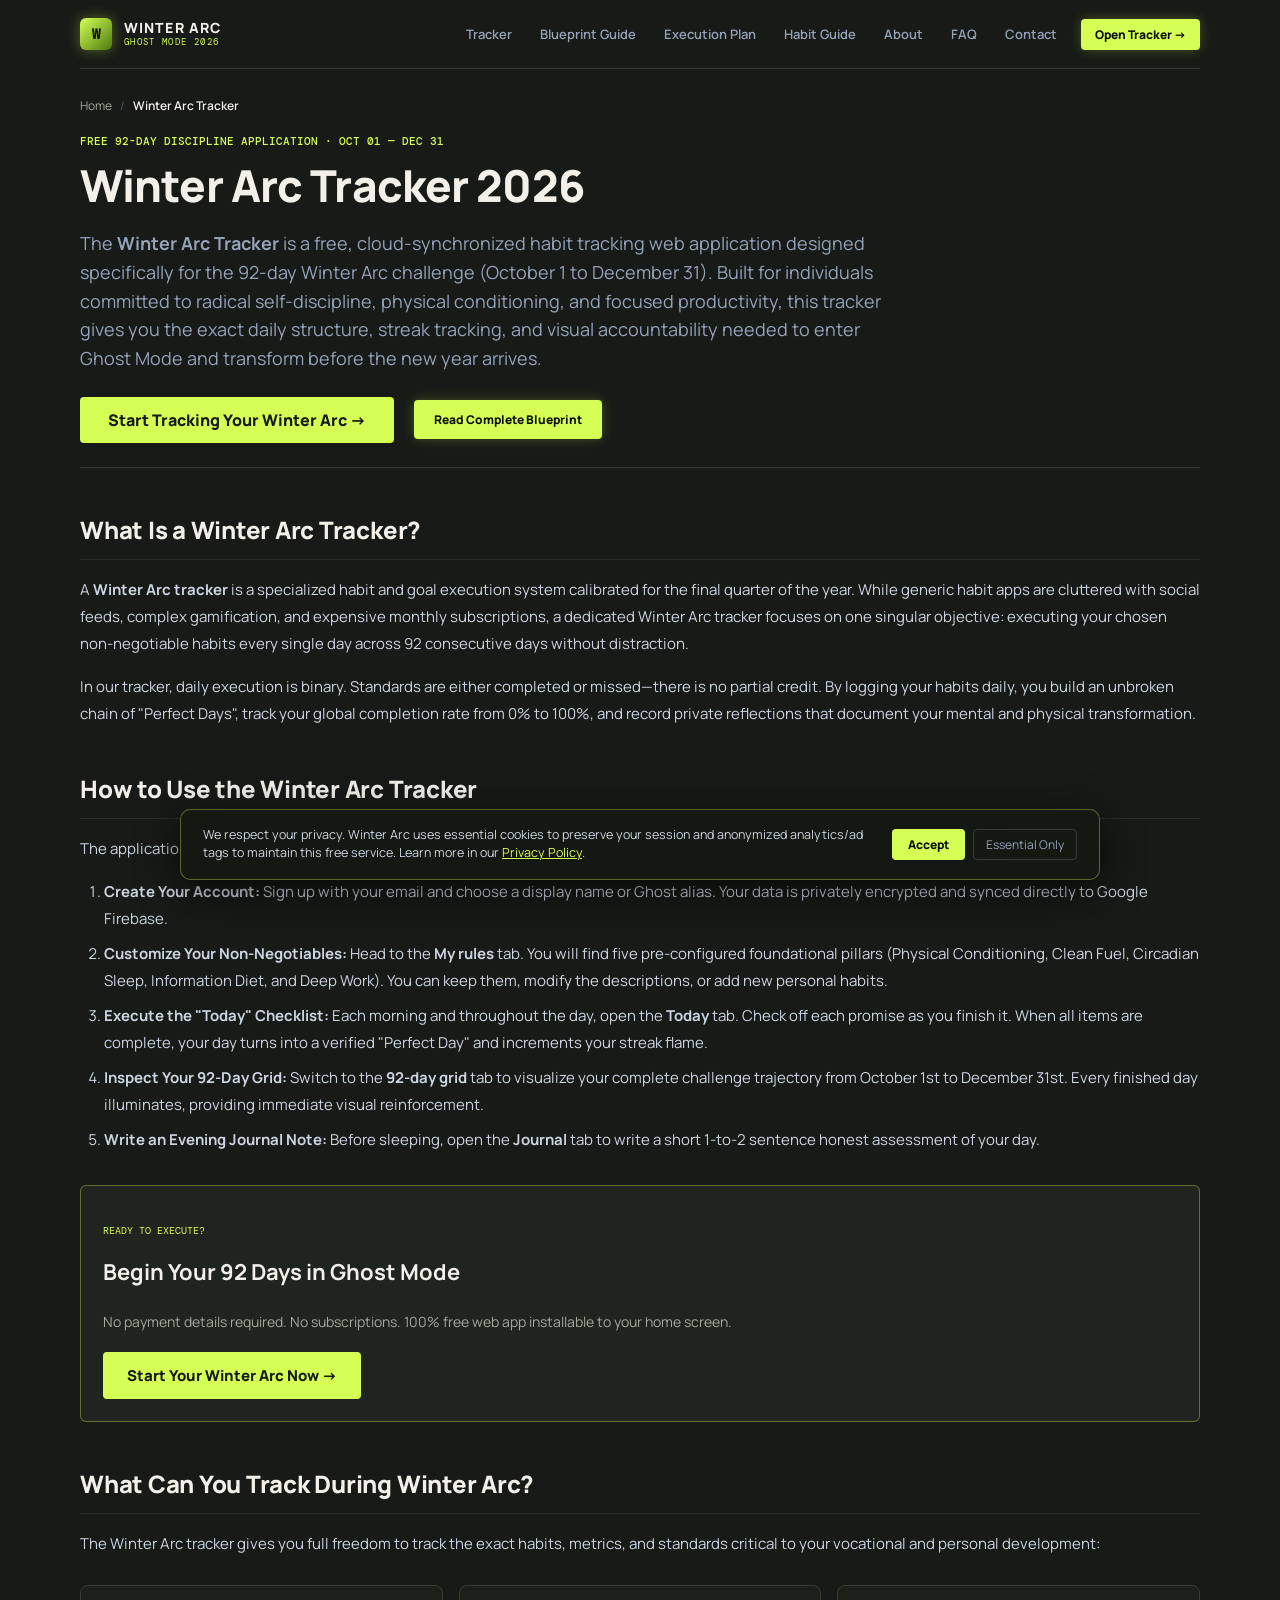
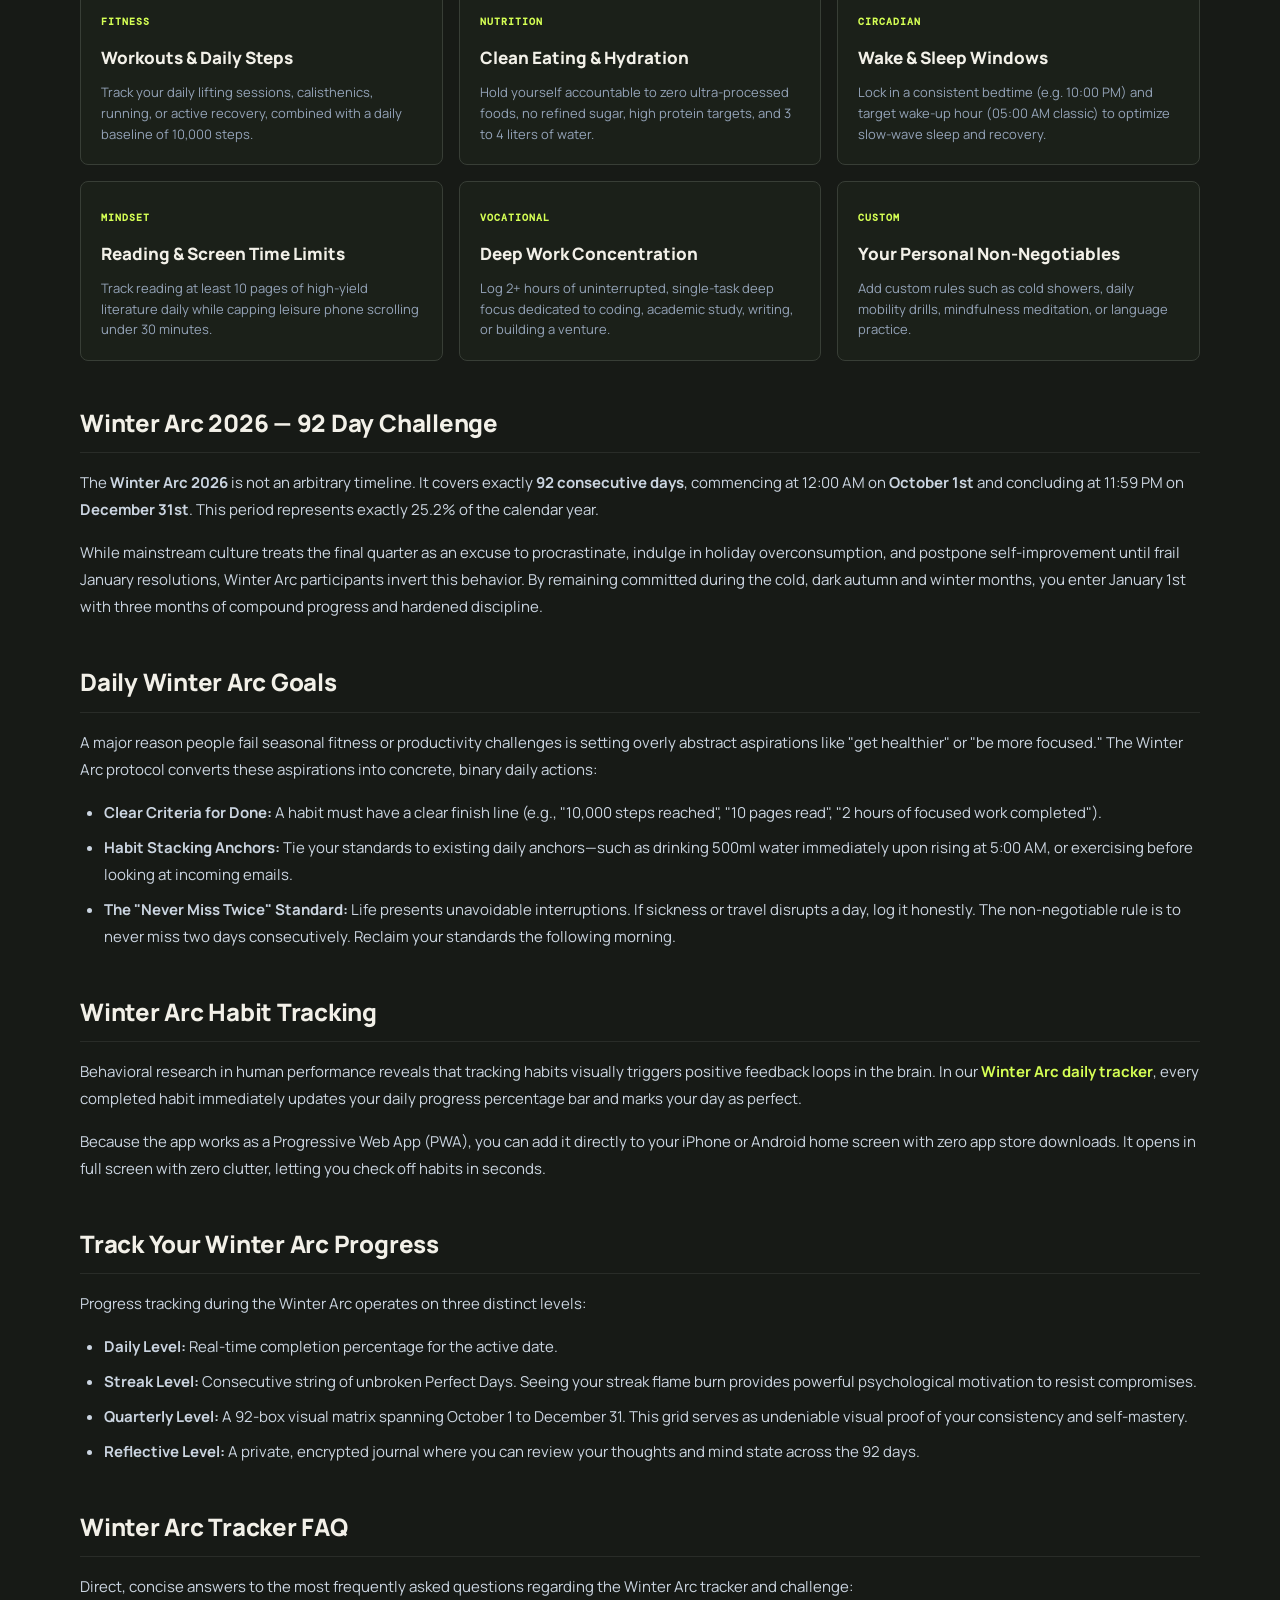
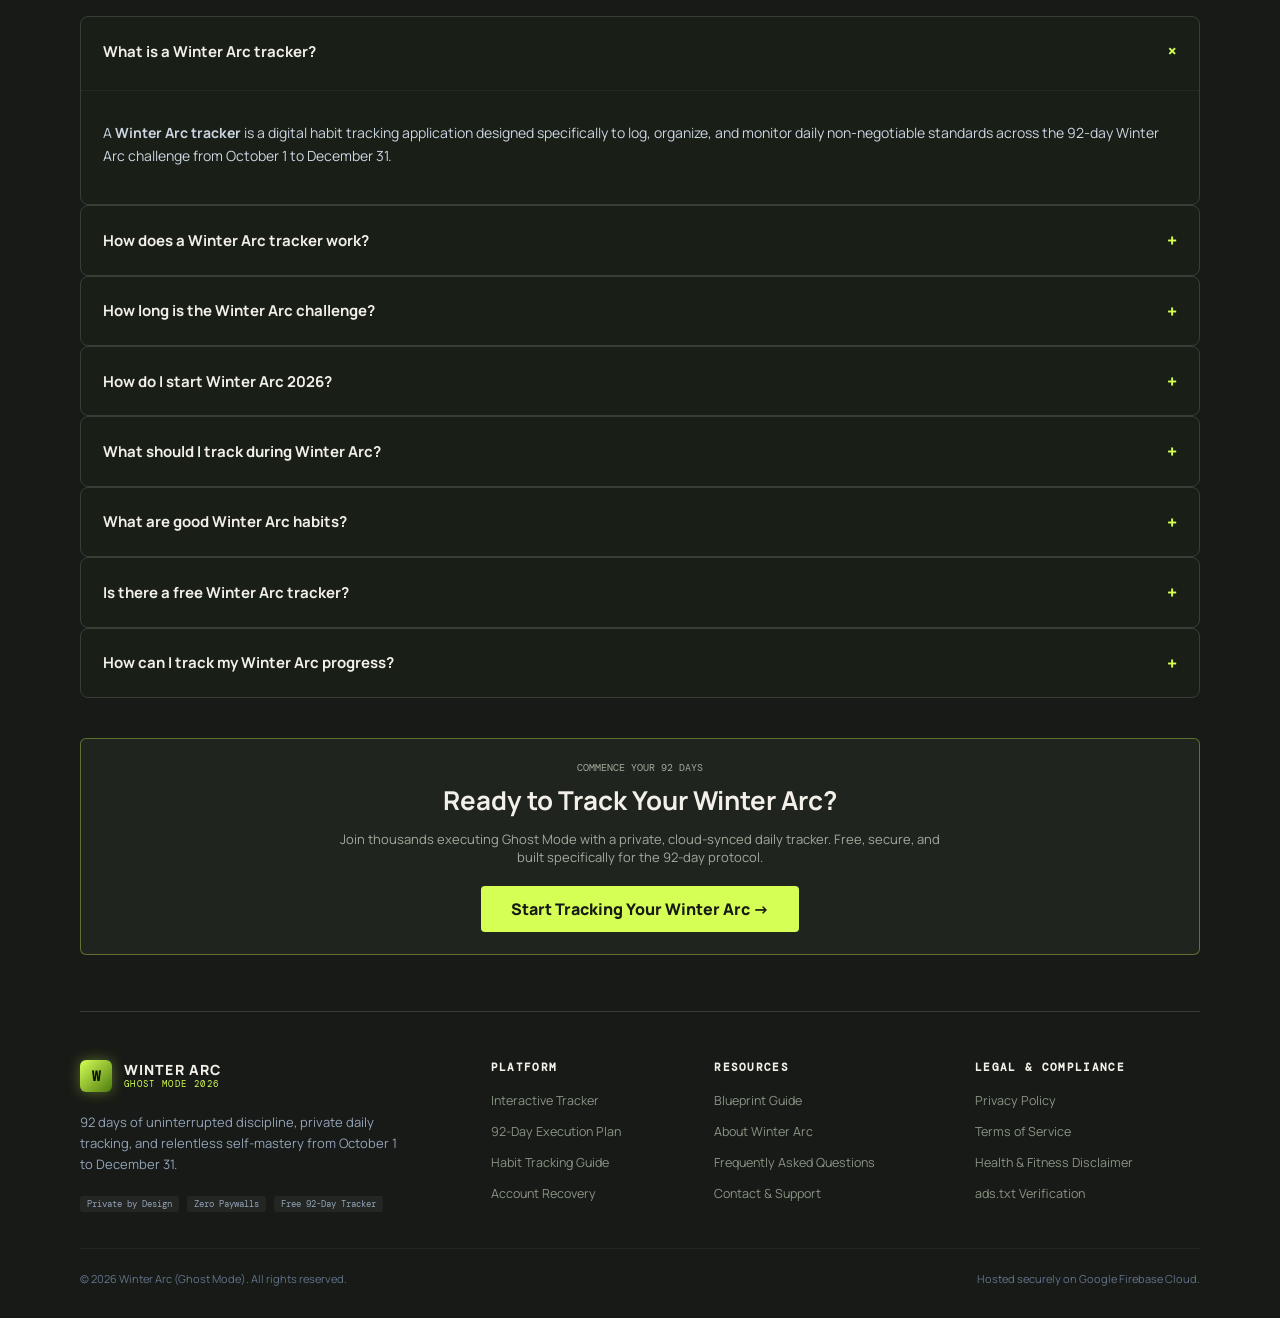
<file: winter-arc-tracker.html>
<!doctype html>
<html lang="en">
<head>
  <meta charset="utf-8">
  <meta name="viewport" content="width=device-width, initial-scale=1">
  <meta name="theme-color" content="#171a16">
  <title>Winter Arc Tracker 2026 | Free 92-Day Habit &amp; Progress Tracker</title>
  <meta name="description"
    content="Free 92-day Winter Arc tracker for 2026. Track daily habits, build unbroken streaks, customize your non-negotiable rules, and master your 92-day challenge.">
  <link rel="canonical" href="https://arc-challenge.web.app/winter-arc-tracker">

  <!-- Favicon & Touch Icons -->
  <link rel="icon" type="image/svg+xml" href="/favicon.svg">
  <link rel="alternate icon" type="image/png" href="/favicon.png">
  <link rel="apple-touch-icon" href="/apple-touch-icon.png">

  <!-- Open Graph / Social Sharing -->
  <meta property="og:site_name" content="Winter Arc 2026">
  <meta property="og:type" content="website">
  <meta property="og:url" content="https://arc-challenge.web.app/winter-arc-tracker">
  <meta property="og:title" content="Winter Arc Tracker 2026 | 92-Day Challenge">
  <meta property="og:description"
    content="Track your Winter Arc goals, habits and daily progress with a simple 92-day Winter Arc tracker.">
  <meta property="og:image" content="https://arc-challenge.web.app/og-image.png">
  <meta property="og:image:width" content="1200">
  <meta property="og:image:height" content="630">
  <meta property="og:image:alt" content="Winter Arc Tracker 2026 | Free 92-Day Challenge">
  <meta name="twitter:card" content="summary_large_image">
  <meta name="twitter:title" content="Winter Arc Tracker 2026 | 92-Day Challenge">
  <meta name="twitter:description"
    content="Track your Winter Arc goals, habits and daily progress with a simple 92-day Winter Arc tracker.">
  <meta name="twitter:image" content="https://arc-challenge.web.app/og-image.png">

  <!-- Google AdSense Account Verification & Script -->
  <meta name="google-adsense-account" content="ca-pub-6097963574439559">
  <script async src="https://pagead2.googlesyndication.com/pagead/js/adsbygoogle.js?client=ca-pub-6097963574439559"
     crossorigin="anonymous"></script>

  <!-- Typography & CSS -->
  <link rel="preconnect" href="https://fonts.googleapis.com">
  <link rel="preconnect" href="https://fonts.gstatic.com" crossorigin>
  <link
    href="https://fonts.googleapis.com/css2?family=DM+Mono:wght@400;500;700&family=Manrope:wght@400;500;600;700;800&display=swap"
    rel="stylesheet">
  <link rel="stylesheet" href="/styles.css?v=20261010-4">

  <!-- Structured Data: WebPage & BreadcrumbList (schema.org) -->
  <script type="application/ld+json">
  {
    "@context": "https://schema.org",
    "@graph": [
      {
        "@type": "WebPage",
        "@id": "https://arc-challenge.web.app/winter-arc-tracker#webpage",
        "url": "https://arc-challenge.web.app/winter-arc-tracker",
        "name": "Winter Arc Tracker 2026 | Free 92-Day Habit & Progress Tracker",
        "description": "Comprehensive overview and free digital tool for tracking the 92-day Winter Arc challenge (October 1 to December 31).",
        "isPartOf": {
          "@type": "WebSite",
          "@id": "https://arc-challenge.web.app/#website",
          "url": "https://arc-challenge.web.app/",
          "name": "Winter Arc 2026 Tracker"
        }
      },
      {
        "@type": "SoftwareApplication",
        "@id": "https://arc-challenge.web.app/#app",
        "name": "Winter Arc 2026 Tracker",
        "url": "https://arc-challenge.web.app/",
        "applicationCategory": "HealthApplication",
        "operatingSystem": "All modern browsers (Web, iOS, Android)",
        "description": "A private 92-day habit execution and discipline tracking system for the Winter Arc challenge with daily checklists, visual 92-day grid, streak calculations, and cloud synchronization.",
        "offers": {
          "@type": "Offer",
          "price": "0",
          "priceCurrency": "USD"
        },
        "publisher": {
          "@type": "Organization",
          "name": "Winter Arc",
          "url": "https://arc-challenge.web.app/",
          "logo": {
            "@type": "ImageObject",
            "url": "https://arc-challenge.web.app/logo.png"
          }
        }
      },
      {
        "@type": "BreadcrumbList",
        "@id": "https://arc-challenge.web.app/winter-arc-tracker#breadcrumb",
        "itemListElement": [
          {
            "@type": "ListItem",
            "position": 1,
            "name": "Home",
            "item": "https://arc-challenge.web.app/"
          },
          {
            "@type": "ListItem",
            "position": 2,
            "name": "Winter Arc Tracker",
            "item": "https://arc-challenge.web.app/winter-arc-tracker"
          }
        ]
      }
    ]
  }
  </script>
</head>
<body>
  <div class="grain" aria-hidden="true"></div>

  <main class="frame">
    <!-- Universal Site Header -->
    <header class="site-header">
      <a class="site-brand" href="/" aria-label="Winter Arc Home">
        <span class="brand-gem">W</span>
        <div class="brand-text">
          <span class="brand-title-main">WINTER ARC</span>
          <span class="brand-tag-sub">GHOST MODE 2026</span>
        </div>
      </a>

      <button class="nav-mobile-toggle" type="button" aria-label="Toggle navigation menu" aria-expanded="false">☰</button>

      <ul class="site-nav-list" role="navigation" aria-label="Main Navigation">
        <li><a class="nav-link" href="/">Tracker</a></li>
        <li><a class="nav-link" href="/guide">Blueprint Guide</a></li>
        <li><a class="nav-link" href="/winter-arc-plan">Execution Plan</a></li>
        <li><a class="nav-link" href="/habit-tracking-guide">Habit Guide</a></li>
        <li><a class="nav-link" href="/about">About</a></li>
        <li><a class="nav-link" href="/faq">FAQ</a></li>
        <li><a class="nav-link" href="/contact">Contact</a></li>
        <li><a class="nav-cta-btn" href="/">Open Tracker →</a></li>
      </ul>
    </header>

    <!-- Breadcrumb Navigation -->
    <nav class="breadcrumbs" aria-label="Breadcrumb">
      <a href="/">Home</a>
      <span>/</span>
      <strong>Winter Arc Tracker</strong>
    </nav>

    <!-- Page Hero -->
    <header class="article-hero">
      <p class="eyebrow" style="color: var(--lime);">FREE 92-DAY DISCIPLINE APPLICATION · OCT 01 — DEC 31</p>
      <h1 class="article-title">Winter Arc Tracker 2026</h1>
      <p class="article-subtitle">The <strong>Winter Arc Tracker</strong> is a free, cloud-synchronized habit tracking web application designed specifically for the 92-day Winter Arc challenge (October 1 to December 31). Built for individuals committed to radical self-discipline, physical conditioning, and focused productivity, this tracker gives you the exact daily structure, streak tracking, and visual accountability needed to enter Ghost Mode and transform before the new year arrives.</p>

      <div style="margin-top: 24px; display: flex; flex-wrap: wrap; gap: 14px; align-items: center;">
        <a href="/" class="button button-primary" style="display: inline-block; padding: 12px 28px; text-decoration: none;">Start Tracking Your Winter Arc →</a>
        <a href="/guide" class="nav-cta-btn" style="padding: 11px 20px;">Read Complete Blueprint</a>
      </div>
    </header>

    <!-- Main Editorial & Guidance Content -->
    <article class="prose-content">
      <section id="what-is-tracker">
        <h2>What Is a Winter Arc Tracker?</h2>
        <p>A <strong>Winter Arc tracker</strong> is a specialized habit and goal execution system calibrated for the final quarter of the year. While generic habit apps are cluttered with social feeds, complex gamification, and expensive monthly subscriptions, a dedicated Winter Arc tracker focuses on one singular objective: executing your chosen non-negotiable habits every single day across 92 consecutive days without distraction.</p>
        <p>In our tracker, daily execution is binary. Standards are either completed or missed—there is no partial credit. By logging your habits daily, you build an unbroken chain of "Perfect Days", track your global completion rate from 0% to 100%, and record private reflections that document your mental and physical transformation.</p>
      </section>

      <section id="how-to-use">
        <h2>How to Use the Winter Arc Tracker</h2>
        <p>The application is designed to be frictionless, fast, and accessible on any device. Here is how to use it effectively from Day 1 to Day 92:</p>
        <ol>
          <li><strong>Create Your Account:</strong> Sign up with your email and choose a display name or Ghost alias. Your data is privately encrypted and synced directly to Google Firebase.</li>
          <li><strong>Customize Your Non-Negotiables:</strong> Head to the <strong>My rules</strong> tab. You will find five pre-configured foundational pillars (Physical Conditioning, Clean Fuel, Circadian Sleep, Information Diet, and Deep Work). You can keep them, modify the descriptions, or add new personal habits.</li>
          <li><strong>Execute the "Today" Checklist:</strong> Each morning and throughout the day, open the <strong>Today</strong> tab. Check off each promise as you finish it. When all items are complete, your day turns into a verified "Perfect Day" and increments your streak flame.</li>
          <li><strong>Inspect Your 92-Day Grid:</strong> Switch to the <strong>92-day grid</strong> tab to visualize your complete challenge trajectory from October 1st to December 31st. Every finished day illuminates, providing immediate visual reinforcement.</li>
          <li><strong>Write an Evening Journal Note:</strong> Before sleeping, open the <strong>Journal</strong> tab to write a short 1-to-2 sentence honest assessment of your day.</li>
        </ol>
      </section>

      <!-- Mid-page Callout CTA -->
      <aside class="panel panel-pad" style="margin: 32px 0; border-color: rgba(213, 255, 84, 0.35); text-align: left;">
        <p class="panel-kicker" style="color: var(--lime);">READY TO EXECUTE?</p>
        <h3 style="color: var(--paper); margin: 6px 0 10px; font-size: 22px;">Begin Your 92 Days in Ghost Mode</h3>
        <p class="muted" style="margin-bottom: 18px; font-size: 14px;">No payment details required. No subscriptions. 100% free web app installable to your home screen.</p>
        <a href="/" class="button button-primary" style="display: inline-block; padding: 10px 24px; text-decoration: none;">Start Your Winter Arc Now →</a>
      </aside>

      <!-- Natural Editorial Ad Placement Placeholder -->

      <section id="what-can-you-track">
        <h2>What Can You Track During Winter Arc?</h2>
        <p>The Winter Arc tracker gives you full freedom to track the exact habits, metrics, and standards critical to your vocational and personal development:</p>

        <div class="pillar-grid">
          <div class="pillar-card">
            <span class="pillar-badge">Fitness</span>
            <h3>Workouts &amp; Daily Steps</h3>
            <p>Track your daily lifting sessions, calisthenics, running, or active recovery, combined with a daily baseline of 10,000 steps.</p>
          </div>

          <div class="pillar-card">
            <span class="pillar-badge">Nutrition</span>
            <h3>Clean Eating &amp; Hydration</h3>
            <p>Hold yourself accountable to zero ultra-processed foods, no refined sugar, high protein targets, and 3 to 4 liters of water.</p>
          </div>

          <div class="pillar-card">
            <span class="pillar-badge">Circadian</span>
            <h3>Wake &amp; Sleep Windows</h3>
            <p>Lock in a consistent bedtime (e.g. 10:00 PM) and target wake-up hour (05:00 AM classic) to optimize slow-wave sleep and recovery.</p>
          </div>

          <div class="pillar-card">
            <span class="pillar-badge">Mindset</span>
            <h3>Reading &amp; Screen Time Limits</h3>
            <p>Track reading at least 10 pages of high-yield literature daily while capping leisure phone scrolling under 30 minutes.</p>
          </div>

          <div class="pillar-card">
            <span class="pillar-badge">Vocational</span>
            <h3>Deep Work Concentration</h3>
            <p>Log 2+ hours of uninterrupted, single-task deep focus dedicated to coding, academic study, writing, or building a venture.</p>
          </div>

          <div class="pillar-card">
            <span class="pillar-badge">Custom</span>
            <h3>Your Personal Non-Negotiables</h3>
            <p>Add custom rules such as cold showers, daily mobility drills, mindfulness meditation, or language practice.</p>
          </div>
        </div>
      </section>

      <section id="challenge-timeline">
        <h2>Winter Arc 2026 — 92 Day Challenge</h2>
        <p>The <strong>Winter Arc 2026</strong> is not an arbitrary timeline. It covers exactly <strong>92 consecutive days</strong>, commencing at 12:00 AM on <strong>October 1st</strong> and concluding at 11:59 PM on <strong>December 31st</strong>. This period represents exactly 25.2% of the calendar year.</p>
        <p>While mainstream culture treats the final quarter as an excuse to procrastinate, indulge in holiday overconsumption, and postpone self-improvement until frail January resolutions, Winter Arc participants invert this behavior. By remaining committed during the cold, dark autumn and winter months, you enter January 1st with three months of compound progress and hardened discipline.</p>
      </section>

      <section id="daily-goals">
        <h2>Daily Winter Arc Goals</h2>
        <p>A major reason people fail seasonal fitness or productivity challenges is setting overly abstract aspirations like "get healthier" or "be more focused." The Winter Arc protocol converts these aspirations into concrete, binary daily actions:</p>
        <ul>
          <li><strong>Clear Criteria for Done:</strong> A habit must have a clear finish line (e.g., "10,000 steps reached", "10 pages read", "2 hours of focused work completed").</li>
          <li><strong>Habit Stacking Anchors:</strong> Tie your standards to existing daily anchors—such as drinking 500ml water immediately upon rising at 5:00 AM, or exercising before looking at incoming emails.</li>
          <li><strong>The "Never Miss Twice" Standard:</strong> Life presents unavoidable interruptions. If sickness or travel disrupts a day, log it honestly. The non-negotiable rule is to never miss two days consecutively. Reclaim your standards the following morning.</li>
        </ul>
      </section>

      <section id="habit-tracking">
        <h2>Winter Arc Habit Tracking</h2>
        <p>Behavioral research in human performance reveals that tracking habits visually triggers positive feedback loops in the brain. In our <a href="/" style="color: var(--lime); font-weight: 700;">Winter Arc daily tracker</a>, every completed habit immediately updates your daily progress percentage bar and marks your day as perfect.</p>
        <p>Because the app works as a Progressive Web App (PWA), you can add it directly to your iPhone or Android home screen with zero app store downloads. It opens in full screen with zero clutter, letting you check off habits in seconds.</p>
      </section>

      <section id="track-progress">
        <h2>Track Your Winter Arc Progress</h2>
        <p>Progress tracking during the Winter Arc operates on three distinct levels:</p>
        <ul>
          <li><strong>Daily Level:</strong> Real-time completion percentage for the active date.</li>
          <li><strong>Streak Level:</strong> Consecutive string of unbroken Perfect Days. Seeing your streak flame burn provides powerful psychological motivation to resist compromises.</li>
          <li><strong>Quarterly Level:</strong> A 92-box visual matrix spanning October 1 to December 31. This grid serves as undeniable visual proof of your consistency and self-mastery.</li>
          <li><strong>Reflective Level:</strong> A private, encrypted journal where you can review your thoughts and mind state across the 92 days.</li>
        </ul>
      </section>

      <section id="tracker-faq">
        <h2>Winter Arc Tracker FAQ</h2>
        <p>Direct, concise answers to the most frequently asked questions regarding the Winter Arc tracker and challenge:</p>

        <details class="faq-item" open>
          <summary class="faq-summary">
            <span>What is a Winter Arc tracker?</span>
            <span class="faq-chevron">+</span>
          </summary>
          <div class="faq-body">
            <p>A <strong>Winter Arc tracker</strong> is a digital habit tracking application designed specifically to log, organize, and monitor daily non-negotiable standards across the 92-day Winter Arc challenge from October 1 to December 31.</p>
          </div>
        </details>

        <details class="faq-item">
          <summary class="faq-summary">
            <span>How does a Winter Arc tracker work?</span>
            <span class="faq-chevron">+</span>
          </summary>
          <div class="faq-body">
            <p>It provides an interactive daily checklist where you mark completed habits, calculates unbroken streak counts for perfect execution, visualizes overall momentum across a 92-day grid, and saves daily private journal entries securely to your cloud account.</p>
          </div>
        </details>

        <details class="faq-item">
          <summary class="faq-summary">
            <span>How long is the Winter Arc challenge?</span>
            <span class="faq-chevron">+</span>
          </summary>
          <div class="faq-body">
            <p>The Winter Arc challenge lasts exactly <strong>92 consecutive days</strong>. It starts on October 1st at 12:00 AM and ends on December 31st at 11:59 PM, representing 25.2% of the calendar year.</p>
          </div>
        </details>

        <details class="faq-item">
          <summary class="faq-summary">
            <span>How do I start Winter Arc 2026?</span>
            <span class="faq-chevron">+</span>
          </summary>
          <div class="faq-body">
            <p>Open the <a href="/" style="color: var(--lime); font-weight: 700;">Winter Arc Tracker</a>, set up your five non-negotiable habits in the My rules tab, set a strict sleep and wake target (such as 10:00 PM to 5:00 AM), eliminate digital distractions, and log your execution daily beginning October 1st.</p>
          </div>
        </details>

        <details class="faq-item">
          <summary class="faq-summary">
            <span>What should I track during Winter Arc?</span>
            <span class="faq-chevron">+</span>
          </summary>
          <div class="faq-body">
            <p>Track five core areas: 1) Physical training (45–60 min) + 10k steps, 2) Whole-food nutrition with zero junk food or liquid sugar + 3–4L water, 3) Circadian sleep window (10 PM – 5 AM), 4) Reading 10 pages of high-yield literature + max 30 min social media, and 5) 2+ hours of deep work.</p>
          </div>
        </details>

        <details class="faq-item">
          <summary class="faq-summary">
            <span>What are good Winter Arc habits?</span>
            <span class="faq-chevron">+</span>
          </summary>
          <div class="faq-body">
            <p>Good Winter Arc habits include progressive resistance weightlifting, getting 10,000 daily steps, drinking 3–4 liters of water, reading non-fiction daily, waking at 5:00 AM, eliminating alcohol, and completing 2 hours of single-task deep work.</p>
          </div>
        </details>

        <details class="faq-item">
          <summary class="faq-summary">
            <span>Is there a free Winter Arc tracker?</span>
            <span class="faq-chevron">+</span>
          </summary>
          <div class="faq-body">
            <p>Yes. The <a href="/" style="color: var(--lime); font-weight: 700;">Winter Arc 2026 Tracker</a> is <strong>100% free</strong> with no paywalls, subscriptions, or credit card requirements. It functions seamlessly on iPhone, Android, and desktop browsers.</p>
          </div>
        </details>

        <details class="faq-item">
          <summary class="faq-summary">
            <span>How can I track my Winter Arc progress?</span>
            <span class="faq-chevron">+</span>
          </summary>
          <div class="faq-body">
            <p>You can track your progress using our digital 92-day interactive grid, real-time daily checklist completion bar, streak flame counter, and private reflection journal. Explore our <a href="/guide" style="color: var(--lime); font-weight: 700;">Winter Arc 2026 Complete Guide</a> and <a href="/faq" style="color: var(--lime); font-weight: 700;">FAQ</a> for full execution tips.</p>
          </div>
        </details>
      </section>
    </article>

    <!-- Bottom Action CTA Banner -->
    <section class="panel panel-pad" style="margin-top: 40px; text-align: center; border-color: rgba(213, 255, 84, 0.35);">
      <p class="panel-kicker">COMMENCE YOUR 92 DAYS</p>
      <h2 style="color: var(--paper); font-size: 26px; margin: 6px 0 12px;">Ready to Track Your Winter Arc?</h2>
      <p class="muted" style="max-width: 620px; margin: 0 auto 20px;">Join thousands executing Ghost Mode with a private, cloud-synced daily tracker. Free, secure, and built specifically for the 92-day protocol.</p>
      <a href="/" class="button button-primary" style="display: inline-block; padding: 12px 30px; text-decoration: none;">Start Tracking Your Winter Arc →</a>
    </section>

    <!-- Professional Multi-Column Footer -->
    <footer class="site-footer">
      <div class="footer-grid">
        <div class="footer-brand-col">
          <a class="site-brand" href="/" style="margin-bottom: 8px;">
            <span class="brand-gem">W</span>
            <div class="brand-text">
              <span class="brand-title-main">WINTER ARC</span>
              <span class="brand-tag-sub">GHOST MODE 2026</span>
            </div>
          </a>
          <p>92 days of uninterrupted discipline, private daily tracking, and relentless self-mastery from October 1 to December 31.</p>
          <div class="footer-badges">
            <span class="badge-sub">Private by Design</span>
            <span class="badge-sub">Zero Paywalls</span>
            <span class="badge-sub">Free 92-Day Tracker</span>
          </div>
        </div>

        <div>
          <h4 class="footer-heading">Platform</h4>
          <ul class="footer-links-list">
            <li><a href="/">Interactive Tracker</a></li>
            <li><a href="/winter-arc-plan">92-Day Execution Plan</a></li>
            <li><a href="/habit-tracking-guide">Habit Tracking Guide</a></li>
            <li><a href="/forgot">Account Recovery</a></li>
          </ul>
        </div>

        <div>
          <h4 class="footer-heading">Resources</h4>
          <ul class="footer-links-list">
            <li><a href="/guide">Blueprint Guide</a></li>
            <li><a href="/about">About Winter Arc</a></li>
            <li><a href="/faq">Frequently Asked Questions</a></li>
            <li><a href="/contact">Contact &amp; Support</a></li>
          </ul>
        </div>

        <div>
          <h4 class="footer-heading">Legal &amp; Compliance</h4>
          <ul class="footer-links-list">
            <li><a href="/privacy">Privacy Policy</a></li>
            <li><a href="/terms">Terms of Service</a></li>
            <li><a href="/disclaimer">Health &amp; Fitness Disclaimer</a></li>
            <li><a href="/ads.txt">ads.txt Verification</a></li>
          </ul>
        </div>
      </div>

      <div class="footer-bottom-bar">
        <span>© 2026 Winter Arc (Ghost Mode). All rights reserved.</span>
        <span>Hosted securely on Google Firebase Cloud.</span>
      </div>
    </footer>
  </main>

  <script src="/site.js?v=20261010-4"></script>
</body>
</html>
</file>
<file: styles.css>
@import url('https://fonts.googleapis.com/css2?family=DM+Mono:wght@400;500&family=Manrope:wght@400;500;600;700;800&display=swap');

:root {
  color-scheme: dark;
  --ink: #171a16;
  --panel: #20241f;
  --panel-raised: #272c26;
  --line: #383e36;
  --paper: #f2f0e8;
  --muted: #a3a99b;
  --lime: #d5ff54;
  --lime-dark: #33420f;
  --orange: #ff7957;
  --blue: #91c5ff;
  --mono: 'DM Mono', monospace;
  --sans: 'Manrope', sans-serif;
}

* { box-sizing: border-box; }
html, body {
  margin: 0;
  padding: 0;
  min-height: 100vh;
  width: 100%;
  max-width: 100vw;
  overflow-x: hidden;
  color: var(--paper);
  background: var(--ink);
  font-family: var(--sans);
  -webkit-text-size-adjust: 100%;
}
button, input, textarea, select { font: inherit; }
button { color: inherit; }
a {
  color: inherit;
  text-decoration: none;
  transition: color .15s ease;
}
a:visited {
  color: inherit;
}
a:focus-visible, button:focus-visible {
  outline: 2px solid var(--lime);
  outline-offset: 3px;
}
[hidden] { display: none !important; }
.grain { position: fixed; inset: 0; z-index: -1; pointer-events: none; opacity: .12; background-image: url("data:image/svg+xml,%3Csvg viewBox='0 0 180 180' xmlns='http://www.w3.org/2000/svg'%3E%3Cfilter id='n'%3E%3CfeTurbulence type='fractalNoise' baseFrequency='.85' numOctaves='3' stitchTiles='stitch'/%3E%3C/filter%3E%3Crect width='100%25' height='100%25' filter='url(%23n)' opacity='.18'/%3E%3C/svg%3E"); }
.frame { width: min(1120px, calc(100% - 48px)); margin: 0 auto; box-sizing: border-box; max-width: 100%; }

.app-top-links {
  display: flex;
  align-items: center;
  gap: 14px;
  margin-left: auto;
  margin-right: 14px;
}
.app-top-links .nav-link {
  font-size: 11px;
}
.auth-layout { min-height: calc(100vh - 40px); display: grid; grid-template-columns: 1.1fr .9fr; align-items: center; column-gap: clamp(32px, 6vw, 72px); row-gap: 16px; padding: 28px 0 14px; }
.auth-intro h1, .hero h1, .hero h2.hero-app-title { margin: 18px 0; font-size: clamp(44px, 6.5vw, 80px); line-height: .95; letter-spacing: 0; font-weight: 800; }
.auth-intro h1 em, .hero h1 em, .hero h2.hero-app-title em { color: var(--lime); font-style: normal; }
.eyebrow, .auth-stamp, .countdown-heading, .countdown span, .progress-label, .footer { font: 500 11px/1.4 var(--mono); letter-spacing: 0; }
.eyebrow { color: var(--lime); }
.eyebrow span { color: var(--orange); padding: 0 5px; }
.intro-copy { max-width: 350px; margin: 26px 0 42px; color: var(--muted); font-size: 16px; line-height: 1.7; }
.auth-stamp { display: flex; align-items: center; gap: 9px; color: var(--muted); }
.stamp-dot, .live-dot { width: 8px; height: 8px; display: inline-block; border-radius: 50%; background: var(--lime); box-shadow: 0 0 14px #d5ff5488; }
.auth-panel { padding: 36px; border: 1px solid var(--line); background: var(--panel); border-radius: 8px; }
.auth-panel h2 { margin: 14px 0 4px; font-size: 28px; }
.muted { color: var(--muted); font-size: 13px; }
.auth-panel label { display: block; margin: 16px 0 6px; color: var(--muted); font: 10px var(--mono); text-transform: uppercase; }
.auth-panel input, .rule-form input, .journal-input, .profile-form input, .profile-modal-form input, .custom-select {
  width: 100%;
  border: 1px solid var(--line);
  border-radius: 4px;
  padding: 12px 14px;
  outline: none;
  background: var(--ink);
  color: var(--paper);
  transition: border-color .15s ease;
}
input:focus, textarea:focus, select:focus { border-color: var(--lime); }

/* Password Show/Hide Toggle */
.password-wrap { position: relative; display: flex; align-items: center; width: 100%; }
.password-wrap input { padding-right: 44px; }
.password-toggle {
  position: absolute;
  right: 6px;
  top: 50%;
  transform: translateY(-50%);
  background: transparent;
  border: none;
  padding: 8px;
  cursor: pointer;
  color: var(--muted);
  display: grid;
  place-items: center;
  border-radius: 4px;
  transition: color .15s ease, background .15s ease;
}
.password-toggle:hover { color: var(--lime); background: rgba(255, 255, 255, 0.08); }
.password-toggle:focus-visible { outline: 1px solid var(--lime); }

.optional-tag { color: var(--muted); font-size: 10px; font-family: var(--mono); text-transform: none; font-weight: 400; margin-left: 6px; }

/* Signup extra basic info fields */
.signup-extra-fields { display: grid; gap: 4px; margin-bottom: 4px; animation: fadeIn .2s ease; }
.form-row-2 { display: grid; grid-template-columns: 1fr 1fr; gap: 12px; }
.custom-select { cursor: pointer; }
.custom-select option { background: var(--panel); color: var(--paper); }

@keyframes fadeIn {
  from { opacity: 0; transform: translateY(-4px); }
  to { opacity: 1; transform: translateY(0); }
}

.button { border: 0; border-radius: 4px; padding: 12px 16px; cursor: pointer; font-weight: 800; transition: transform .16s ease, filter .16s ease; font-family: var(--sans); }
.button:hover { transform: translateY(-1px); filter: brightness(1.07); }
.button-primary { background: var(--lime); color: var(--ink); }
.button-secondary { background: var(--panel-raised); color: var(--paper); border: 1px solid var(--line); }
.button-secondary:hover { border-color: var(--lime); color: var(--paper); }
.button:disabled { opacity: 0.55; cursor: not-allowed; transform: none; filter: none; }
.verification-badge-box {
  display: flex;
  align-items: center;
  gap: 14px;
  background: rgba(213, 255, 84, 0.06);
  border: 1px solid rgba(213, 255, 84, 0.25);
  padding: 14px 18px;
  border-radius: 8px;
  margin: 16px 0;
}
.verification-mail-icon {
  font-size: 26px;
  line-height: 1;
  flex-shrink: 0;
}
.verification-label {
  display: block;
  font: 10px var(--mono);
  color: var(--muted);
  letter-spacing: 0.05em;
  margin-bottom: 3px;
}
.verification-email-text {
  font: 700 14px var(--mono);
  color: var(--lime);
  word-break: break-all;
}
.auth-submit { display: flex; width: 100%; justify-content: space-between; align-items: center; margin-top: 18px; }
.auth-links { display: flex; justify-content: space-between; gap: 12px; margin-top: 18px; }
.text-button { padding: 0; border: 0; background: none; color: var(--muted); font-size: 12px; text-decoration: underline; text-underline-offset: 3px; cursor: pointer; }
.message { min-height: 18px; margin: 12px 0 0; color: var(--orange); font-size: 12px; }
.setup-note { margin: 24px 0 0; padding-top: 15px; border-top: 1px solid var(--line); color: var(--muted); font-size: 11px; line-height: 1.6; }

/* Topbar & Professional Top-Right Profile */
.topbar { min-height: 76px; display: flex; align-items: center; justify-content: space-between; border-bottom: 1px solid var(--line); gap: 16px; }
.wordmark { display: flex; align-items: center; gap: 11px; color: var(--paper); font-size: 12px; font-weight: 800; text-decoration: none; letter-spacing: .06em; flex-shrink: 0; }
.wordmark small { display: block; margin-top: 3px; color: var(--muted); font: 9px var(--mono); }
.brand-mark { display: grid; width: 35px; height: 35px; place-items: center; border-radius: 4px; background: var(--lime); color: var(--ink); font-size: 19px; }
.account-tools { display: flex; align-items: center; gap: 10px; }

/* Top-Right Profile Trigger Chip */
.profile-trigger {
  display: flex;
  align-items: center;
  gap: 10px;
  padding: 5px 12px 5px 6px;
  border: 1px solid var(--line);
  border-radius: 32px;
  background: var(--panel);
  cursor: pointer;
  transition: all .18s ease;
  text-align: left;
}
.profile-trigger:hover {
  border-color: var(--lime);
  background: var(--panel-raised);
  transform: translateY(-1px);
  box-shadow: 0 4px 16px rgba(0,0,0,0.35);
}
.avatar-badge {
  width: 32px;
  height: 32px;
  border-radius: 50%;
  background: linear-gradient(135deg, var(--lime), #84cc16);
  color: var(--ink);
  font-weight: 800;
  font-size: 14px;
  display: grid;
  place-items: center;
  flex-shrink: 0;
  box-shadow: 0 0 10px rgba(213,255,84,0.3);
  text-transform: uppercase;
}
.profile-preview-text {
  display: flex;
  flex-direction: column;
  line-height: 1.25;
}
.account-name, .account-email {
  font-size: 12px;
  font-weight: 700;
  color: var(--paper);
  max-width: 140px;
  overflow: hidden;
  text-overflow: ellipsis;
  white-space: nowrap;
}
.profile-status-sub {
  font-size: 9px;
  color: var(--muted);
  font-family: var(--mono);
  display: flex;
  align-items: center;
  gap: 5px;
  margin-top: 1px;
}
.status-indicator {
  width: 6px;
  height: 6px;
  border-radius: 50%;
  background: var(--lime);
  box-shadow: 0 0 6px var(--lime);
  display: inline-block;
  flex-shrink: 0;
}
.chevron-icon {
  color: var(--muted);
  margin-left: 2px;
  transition: transform .2s ease, color .2s ease;
}
.profile-trigger:hover .chevron-icon {
  color: var(--lime);
  transform: translateY(1px);
}

.sign-out-button { color: var(--paper); }
.small-button { padding: 7px 11px; border: 1px solid var(--line); border-radius: 4px; background: transparent; color: var(--muted); font-size: 11px; cursor: pointer; transition: all .15s ease; }
.small-button:hover { border-color: var(--lime); color: var(--paper); }
.small-button.danger { border-color: rgba(255, 107, 74, 0.4); color: var(--orange); }
.small-button.danger:hover { background: rgba(255, 107, 74, 0.15); border-color: var(--orange); color: #fff; }
.small-button.warning { border-color: rgba(255, 185, 36, 0.4); color: #fbbf24; }
.small-button.warning:hover { background: rgba(255, 185, 36, 0.15); border-color: #fbbf24; color: #fff; }
.small-button.success { border-color: rgba(213, 255, 84, 0.4); color: var(--lime); }
.small-button.success:hover { background: rgba(213, 255, 84, 0.15); border-color: var(--lime); color: #fff; }

/* Hero & Countdown */
.hero { display: grid; grid-template-columns: 1fr .85fr; align-items: end; gap: 24px; padding: 28px 0 24px; }
.hero h1, .hero h2.hero-app-title { margin: 12px 0 10px; font-size: clamp(34px, 4.5vw, 54px); }
.hero-subtitle { margin: 0; color: var(--muted); font-size: 13px; }
.countdown-panel { padding: 18px 20px; border: 1px solid var(--line); border-radius: 6px; background: radial-gradient(ellipse at 100% 0%, #364126 0%, var(--panel) 52%); }
.countdown-heading { display: flex; align-items: center; gap: 9px; color: var(--muted); }
.countdown { display: flex; align-items: flex-start; gap: 14px; margin: 18px 0 20px; }
.countdown div { display: grid; gap: 3px; }
.countdown strong { min-width: 48px; font-size: 35px; line-height: 1; font-variant-numeric: tabular-nums; }
.countdown span { color: var(--muted); font-size: 9px; }
.countdown > b { color: var(--orange); font: 24px var(--mono); }
.global-progress { padding-top: 14px; border-top: 1px solid var(--line); }
.progress-label { display: flex; justify-content: space-between; color: var(--muted); }
.progress-label strong { color: var(--lime); }
.progress-track { height: 5px; margin-top: 9px; overflow: hidden; border-radius: 4px; background: #42473e; }
.progress-track span { display: block; width: 0; height: 100%; background: var(--lime); transition: width .4s ease; }

/* Tabs */
.tabs { display: flex; gap: 28px; overflow-x: auto; border-bottom: 1px solid var(--line); }
.tab { position: relative; flex: none; padding: 15px 0; border: 0; background: none; color: var(--muted); font-size: 13px; cursor: pointer; }
.tab.active { color: var(--paper); }
.tab.active::after { position: absolute; right: 0; bottom: -1px; left: 0; height: 2px; background: var(--lime); content: ''; }
.app-content { min-height: 440px; padding: 27px 0 38px; }
.content-heading { display: flex; justify-content: space-between; align-items: end; gap: 16px; margin-bottom: 20px; }
.content-heading h2 { margin: 5px 0 0; font-size: 24px; }
.date-label { color: var(--muted); font: 11px var(--mono); }

/* Panels */
.today-grid { display: grid; grid-template-columns: minmax(0, 1.3fr) minmax(260px, .7fr); gap: 16px; }
.panel { border: 1px solid var(--line); border-radius: 6px; background: var(--panel); }
.panel-pad { padding: 22px; }
.panel-title { margin: 0; font-size: 14px; }
.panel-kicker { margin: 0 0 8px; color: var(--muted); font: 10px var(--mono); }
.quote-panel { display: flex; min-height: 140px; flex-direction: column; justify-content: space-between; background: linear-gradient(135deg, #292e27, #20241f 65%); }
.quote { margin: 17px 0 0; max-width: 440px; color: var(--paper); font-size: 16px; font-weight: 700; line-height: 1.5; }
.progress-panel { display: flex; align-items: center; gap: 17px; min-height: 140px; }
.ring { flex: none; width: 86px; height: 86px; }
.ring circle { fill: none; stroke-width: 8; }
.ring .track { stroke: #3b4138; }
.ring .value { stroke: var(--lime); stroke-linecap: round; transition: stroke-dashoffset .35s; }
.ring text { fill: var(--paper); font: 800 16px var(--sans); }
.progress-copy strong { display: block; font-size: 17px; }
.progress-copy span { display: block; margin-top: 5px; color: var(--muted); font-size: 11px; line-height: 1.5; }

/* Habit Checklist */
.habit-list { display: grid; gap: 8px; margin-top: 15px; }
.habit-row { display: flex; align-items: center; gap: 13px; padding: 13px; border: 1px solid var(--line); border-radius: 4px; background: #1b1e1a; transition: border-color .16s, background .16s; }
.habit-row.done { border-color: #778c36; background: #242c1b; }
.habit-check { width: 20px; height: 20px; flex: none; accent-color: var(--lime); cursor: pointer; }
.habit-copy { flex: 1; min-width: 0; }
.habit-name { display: block; font-size: 13px; font-weight: 700; }
.habit-detail { display: block; margin-top: 3px; color: var(--muted); font-size: 11px; line-height: 1.45; }
.habit-done .habit-name { color: #bbc69c; text-decoration: line-through; text-decoration-color: #748342; }
.streak-panel { display: flex; align-items: center; justify-content: space-between; margin-top: 16px; padding: 16px 20px; }
.streak-panel strong { font-size: 22px; }
.streak-panel span { color: var(--muted); font-size: 11px; }
.streak-flame { color: var(--orange) !important; font-size: 19px !important; }

/* Calendar */
.calendar-grid { display: grid; grid-template-columns: repeat(10, minmax(0, 1fr)); gap: 7px; }
.calendar-day { aspect-ratio: 1; min-width: 0; border: 1px solid #454a43; border-radius: 4px; background: #333832; color: #d1d4ca; font: 10px var(--mono); cursor: pointer; transition: all .12s ease; position: relative; }
.calendar-day:hover, .calendar-day.selected { outline: 2px solid var(--lime); outline-offset: 1px; border-color: var(--lime); }
.calendar-day.today-cell { border-color: var(--lime); box-shadow: 0 0 10px rgba(213, 255, 84, 0.45); font-weight: 700; color: #ffffff; }
.calendar-day.partial { border-color: #b89935; background: #a77b24; color: #fff1bd; }
.calendar-day.complete { border-color: #86a72a; background: var(--lime); color: #1b2410; }
.calendar-day.future { opacity: .65; cursor: pointer; }
.calendar-day.future:hover { opacity: 1; }
.calendar-legend { display: flex; flex-wrap: wrap; gap: 16px; margin: 17px 0 0; color: var(--muted); font-size: 11px; }
.legend-item { display: flex; align-items: center; gap: 7px; }
.legend-swatch { width: 11px; height: 11px; border-radius: 2px; background: #333832; }
.legend-swatch.partial { background: #a77b24; }
.legend-swatch.complete { background: var(--lime); }
.selected-day { margin-top: 18px; }
.today-heading-actions { display: flex; align-items: center; gap: 10px; flex-wrap: wrap; }
.accent-back-btn { background: rgba(213, 255, 84, 0.12); border: 1px solid rgba(213, 255, 84, 0.35); color: var(--lime); cursor: pointer; transition: all .15s ease; }
.accent-back-btn:hover { background: var(--lime); color: #0b0e0a; }

/* Strict Mode & Save Controls */
.strict-pill {
  display: inline-flex;
  align-items: center;
  gap: 5px;
  padding: 3px 8px;
  border-radius: 4px;
  font: 700 10px var(--mono);
  background: rgba(213, 255, 84, 0.12);
  border: 1px solid rgba(213, 255, 84, 0.35);
  color: var(--lime);
  letter-spacing: 0.5px;
}
.strict-pill.locked {
  background: rgba(235, 94, 63, 0.12);
  border-color: rgba(235, 94, 63, 0.35);
  color: var(--orange);
}
.strict-pill.future {
  background: rgba(140, 160, 175, 0.12);
  border-color: rgba(140, 160, 175, 0.35);
  color: #a4b4c2;
}

.midnight-timer {
  display: inline-flex;
  align-items: center;
  gap: 5px;
  padding: 3px 9px;
  border-radius: 4px;
  background: rgba(235, 94, 63, 0.15);
  border: 1px solid rgba(235, 94, 63, 0.4);
  color: #ff9178;
  font: 600 11px var(--mono);
  font-variant-numeric: tabular-nums;
}

.save-today-btn {
  display: inline-flex;
  align-items: center;
  gap: 7px;
  padding: 8px 16px;
  border-radius: 4px;
  font-size: 12px;
  font-weight: 700;
  background: var(--lime);
  color: #11150d;
  border: 1px solid var(--lime);
  cursor: pointer;
  transition: all 0.18s ease;
  box-shadow: 0 0 10px rgba(213, 255, 84, 0.25);
}
.save-today-btn:hover {
  background: #e2ff85;
  box-shadow: 0 0 16px rgba(213, 255, 84, 0.5);
  transform: translateY(-1px);
}
.save-today-btn.saved {
  background: #232d1c;
  border-color: #557022;
  color: var(--lime);
  box-shadow: none;
}
.save-today-btn:disabled {
  opacity: 0.6;
  cursor: not-allowed;
  transform: none;
}

.locked-banner {
  display: flex;
  align-items: center;
  justify-content: space-between;
  gap: 14px;
  padding: 12px 18px;
  border-radius: 6px;
  margin-bottom: 20px;
  font-size: 12px;
  line-height: 1.45;
  flex-wrap: wrap;
}
.locked-banner.past {
  background: rgba(235, 94, 63, 0.08);
  border: 1px solid rgba(235, 94, 63, 0.28);
  color: #d1b8b2;
}
.locked-banner.future {
  background: rgba(140, 160, 175, 0.08);
  border: 1px solid rgba(140, 160, 175, 0.25);
  color: #b0c0ce;
}
.locked-banner strong {
  color: var(--paper);
}

.day-lock-mark {
  position: absolute;
  top: 2px;
  right: 2px;
  font-size: 7px;
  line-height: 1;
  opacity: 0.75;
}
.calendar-day.past-day {
  background: #282c27;
  border-color: #3d423b;
  color: #92998e;
}
.calendar-day.past-day:hover {
  border-color: #727a6d;
}

.habit-row.locked-row {
  opacity: 0.85;
  background: #171916;
  cursor: not-allowed;
}
.habit-row.locked-row .habit-check {
  cursor: not-allowed;
  opacity: 0.7;
}
.strict-lock-note {
  display: flex;
  align-items: center;
  justify-content: space-between;
  gap: 8px;
  margin-top: 14px;
  padding-top: 12px;
  border-top: 1px dashed var(--line);
  color: var(--muted);
  font: 11px var(--mono);
  flex-wrap: wrap;
}


/* Rules and Journal */
.rule-form { display: grid; grid-template-columns: 1fr 1.7fr auto; gap: 9px; margin: 16px 0 20px; }
.rule-form input { font-size: 12px; }
.rule-item { display: flex; align-items: center; justify-content: space-between; gap: 15px; padding: 14px 0; border-bottom: 1px solid var(--line); }
.rule-item:last-child { border-bottom: 0; }
.rule-item strong { display: block; font-size: 13px; }
.rule-item p { margin: 4px 0 0; color: var(--muted); font-size: 11px; }
.rule-actions { display: flex; gap: 7px; }
.journal-input { min-height: 150px; resize: vertical; font-size: 14px; line-height: 1.6; }
.journal-status { min-height: 18px; margin-top: 7px; color: var(--muted); font-size: 11px; }
.empty { padding: 24px; border: 1px dashed var(--line); color: var(--muted); font-size: 13px; text-align: center; }
.footer { display: flex; justify-content: space-between; align-items: center; gap: 12px; padding: 18px 0 25px; border-top: 1px solid var(--line); color: #767d70; font-size: 9px; flex-wrap: wrap; }
.footer-links { display: flex; align-items: center; gap: 10px; flex-wrap: wrap; }
.footer-links a { color: #8a9484; text-decoration: none; transition: color .15s ease; }
.footer-links a:hover { color: var(--lime); text-decoration: underline; }
.footer-sep { color: #42473e; }

/* Google AdSense Bottom Ad Unit & Policy Styling - Full Width & Height Matching User Spec */
.adsense-bottom-container {
  width: 100%;
  margin: 18px 0 14px;
  padding: 14px 20px;
  background: linear-gradient(135deg, rgba(29, 36, 26, 0.95), rgba(18, 22, 17, 0.98));
  border: 1.5px solid rgba(213, 255, 84, 0.45);
  border-radius: 12px;
  box-shadow: 0 0 24px rgba(213, 255, 84, 0.12), 0 8px 24px rgba(0, 0, 0, 0.45);
  position: relative;
  overflow: hidden;
  text-align: left;
  box-sizing: border-box;
}
.adsense-bottom-container::before {
  content: '';
  position: absolute;
  top: 0;
  left: 0;
  right: 0;
  height: 2px;
  background: linear-gradient(90deg, transparent, var(--lime), transparent);
}
.adsense-header-bar {
  display: flex;
  justify-content: space-between;
  align-items: center;
  margin-bottom: 8px;
  padding-bottom: 6px;
  border-bottom: 1px solid rgba(213, 255, 84, 0.18);
}
.adsense-label {
  display: inline-flex;
  align-items: center;
  gap: 6px;
  font-family: var(--mono);
  font-size: 9.5px;
  letter-spacing: 0.12em;
  color: var(--lime);
  font-weight: 700;
  text-transform: uppercase;
}
.adsense-indicator {
  width: 7px;
  height: 7px;
  border-radius: 50%;
  background: var(--lime);
  box-shadow: 0 0 8px var(--lime);
  animation: pulseDot 2s infinite ease-in-out;
}
@keyframes pulseDot {
  0%, 100% { opacity: 1; transform: scale(1); }
  50% { opacity: 0.4; transform: scale(0.85); }
}
.adsense-slot {
  min-height: 105px;
  width: 100%;
  display: flex;
  align-items: center;
  justify-content: center;
  background: transparent;
  border-radius: 8px;
  box-sizing: border-box;
}
.adsense-slot .adsbygoogle {
  display: block !important;
  width: 100% !important;
  min-height: 90px;
}

@media print {
  body {
    background: #fff !important;
    color: #000 !important;
  }
  .site-header, .site-footer, .nav-mobile-toggle, .breadcrumbs, .button, .ad-editorial-break, .adsense-bottom-container, .grain, .cookie-banner {
    display: none !important;
  }
  .frame {
    max-width: 100% !important;
    margin: 0 !important;
    padding: 0 !important;
  }
  .article-title, .article-subtitle, h1, h2, h3, h4, p, span, strong, td, th {
    color: #000 !important;
  }
  table, tr, td, th {
    border: 1px solid #333 !important;
  }
}

.toast { position: fixed; right: 20px; bottom: 20px; z-index: 100; max-width: min(380px, calc(100% - 40px)); padding: 12px 16px; border: 1px solid var(--line); border-radius: 4px; background: var(--panel-raised); color: var(--paper); font-size: 12px; box-shadow: 0 8px 30px rgba(0,0,0,0.5); animation: toastIn .2s ease; }
@keyframes toastIn { from { opacity: 0; transform: translateY(10px); } to { opacity: 1; transform: translateY(0); } }

/* Profile Dialog Modal (Top Right Triggered) */
.profile-dialog {
  border: none;
  padding: 0;
  background: transparent;
  max-width: 540px;
  width: calc(100% - 32px);
  border-radius: 12px;
  margin: auto;
  overflow: visible;
}
.profile-dialog::backdrop {
  background: rgba(10, 12, 10, 0.75);
  backdrop-filter: blur(8px);
  -webkit-backdrop-filter: blur(8px);
}
.dialog-card {
  background: var(--panel);
  border: 1px solid var(--line);
  border-radius: 10px;
  padding: 26px;
  box-shadow: 0 24px 60px rgba(0, 0, 0, 0.75);
  display: flex;
  flex-direction: column;
  gap: 18px;
  max-height: 90vh;
  overflow-y: auto;
}
.dialog-header {
  display: flex;
  justify-content: space-between;
  align-items: flex-start;
  border-bottom: 1px solid var(--line);
  padding-bottom: 14px;
}
.dialog-header h3 { margin: 4px 0 0; font-size: 22px; }
.dialog-close {
  width: 32px;
  height: 32px;
  border-radius: 6px;
  border: 1px solid var(--line);
  background: transparent;
  color: var(--muted);
  cursor: pointer;
  display: grid;
  place-items: center;
  font-size: 13px;
  transition: all .16s ease;
}
.dialog-close:hover { border-color: var(--orange); color: var(--orange); }

.dialog-user-badge {
  display: flex;
  align-items: center;
  gap: 16px;
  padding: 14px 16px;
  background: var(--ink);
  border: 1px solid var(--line);
  border-radius: 8px;
}
.avatar-large {
  width: 52px;
  height: 52px;
  border-radius: 50%;
  background: linear-gradient(135deg, var(--lime), #65a30d);
  color: var(--ink);
  font-weight: 800;
  font-size: 22px;
  display: grid;
  place-items: center;
  flex-shrink: 0;
  box-shadow: 0 0 16px rgba(213,255,84,0.3);
  text-transform: uppercase;
}
.dialog-user-info { display: flex; flex-direction: column; gap: 3px; min-width: 0; }
.dialog-user-name { font-size: 17px; font-weight: 800; color: var(--paper); overflow: hidden; text-overflow: ellipsis; white-space: nowrap; }
.dialog-user-email { font-size: 12px; color: var(--muted); font-family: var(--mono); overflow: hidden; text-overflow: ellipsis; white-space: nowrap; }
.badge-ghost { font-size: 10px; font-family: var(--mono); color: var(--lime); display: flex; align-items: center; gap: 6px; margin-top: 3px; }

.profile-stats-grid { display: grid; grid-template-columns: repeat(3, 1fr); gap: 10px; }
.stat-box { background: var(--ink); border: 1px solid var(--line); border-radius: 6px; padding: 12px 8px; text-align: center; display: flex; flex-direction: column; gap: 3px; }
.stat-num { font-size: 20px; font-weight: 800; color: var(--lime); }
.stat-lbl { font-size: 9px; font-family: var(--mono); color: var(--muted); }

.profile-modal-form { display: grid; gap: 10px; }
.profile-modal-form label, .profile-form label { color: var(--muted); font: 10px var(--mono); text-transform: uppercase; margin-top: 4px; display: block; }
.dialog-meta-row, .profile-meta {
  display: grid;
  grid-template-columns: 1fr 1fr;
  gap: 16px;
  padding: 14px 0;
  border-top: 1px solid var(--line);
  border-bottom: 1px solid var(--line);
  margin: 6px 0;
}
.dialog-meta-row span, .profile-meta span { display: block; color: var(--muted); font: 10px var(--mono); margin-bottom: 4px; }
.dialog-meta-row strong, .profile-meta strong { font-size: 12px; overflow-wrap: anywhere; }

.dialog-actions {
  display: flex;
  flex-wrap: wrap;
  gap: 10px;
  align-items: center;
  justify-content: space-between;
  margin-top: 8px;
  padding-top: 8px;
}
.dialog-actions .button { flex: 1; min-width: 140px; }

/* In-Page Profile Panel (Tabs version) */
.profile-panel { max-width: 760px; }
.profile-form { display: grid; max-width: 580px; gap: 12px; }
.profile-security { display: flex; align-items: center; justify-content: space-between; gap: 18px; margin-top: 20px; padding-top: 18px; border-top: 1px solid var(--line); }
.profile-security strong { font-size: 13px; }
.profile-security p { margin: 5px 0 0; }

/* Password Recovery Feedback & Cards */
.recovery-box {
  display: flex;
  gap: 14px;
  align-items: flex-start;
  padding: 16px;
  border-radius: 12px;
  margin: 16px 0;
  animation: fadeIn .22s ease-out;
}
.recovery-box strong {
  display: block;
  font-size: 14px;
  font-weight: 700;
  margin-bottom: 5px;
}
.recovery-box p {
  margin: 0;
  font-size: 12px;
  line-height: 1.6;
}
.recovery-icon {
  flex-shrink: 0;
  margin-top: 2px;
}
.recovery-body {
  flex: 1;
}
.recovery-success {
  background: rgba(213, 255, 84, 0.08);
  border: 1px solid rgba(213, 255, 84, 0.35);
  color: #f1f5f9;
}
.recovery-success strong,
.success-glow {
  color: var(--lime);
}
.recovery-error {
  background: rgba(255, 107, 74, 0.1);
  border: 1px solid rgba(255, 107, 74, 0.4);
  color: #fecdd3;
}
.recovery-error strong,
.error-glow {
  color: var(--orange);
}
.recovery-warning {
  background: rgba(255, 185, 36, 0.1);
  border: 1px solid rgba(255, 185, 36, 0.4);
  color: #fef3c7;
}
.recovery-warning strong,
.warning-glow {
  color: #fbbf24;
}
.auth-alert-btn {
  display: inline-flex;
  align-items: center;
  gap: 6px;
  margin-top: 10px;
  padding: 6px 12px;
  background: rgba(255, 255, 255, 0.08);
  border: 1px solid rgba(255, 255, 255, 0.2);
  border-radius: 6px;
  color: var(--paper);
  font: 500 11px var(--mono);
  cursor: pointer;
  transition: all .2s ease;
}
.auth-alert-btn:hover:not(:disabled) {
  background: var(--lime);
  color: var(--ink);
  border-color: var(--lime);
}
.auth-alert-btn:disabled {
  opacity: 0.55;
  cursor: not-allowed;
}
@keyframes fadeIn {
  from { opacity: 0; transform: translateY(-4px); }
  to { opacity: 1; transform: translateY(0); }
}

@media (max-width: 768px) {
  .frame {
    width: 100% !important;
    max-width: 100% !important;
    padding: 0 16px !important;
    margin: 0 auto !important;
    box-sizing: border-box !important;
  }

  /* Topbar mobile optimization - prevents horizontal overflow */
  .topbar {
    min-height: 60px;
    gap: 8px;
    width: 100%;
    padding: 6px 0;
    justify-content: space-between;
  }
  .wordmark {
    font-size: 11px;
    gap: 8px;
    flex-shrink: 1;
    min-width: 0;
  }
  .wordmark small {
    display: none !important;
  }
  .brand-mark {
    width: 32px;
    height: 32px;
    font-size: 16px;
    flex-shrink: 0;
  }
  .app-top-links {
    display: none !important;
  }
  .account-tools {
    gap: 8px;
    flex-shrink: 0;
    align-items: center;
  }

  /* Compact Avatar-only Profile Chip on Mobile */
  .profile-trigger {
    padding: 0 !important;
    background: transparent !important;
    border: none !important;
    gap: 0 !important;
    box-shadow: none !important;
  }
  .profile-trigger:hover {
    background: transparent !important;
    box-shadow: none !important;
    transform: scale(1.05);
  }
  .profile-preview-text,
  .profile-trigger .chevron-icon {
    display: none !important;
  }
  .avatar-badge {
    width: 34px;
    height: 34px;
    font-size: 13px;
  }
  .sign-out-button {
    display: none !important; /* Standalone sign out hidden on mobile; user signs out via Profile Dialog modal */
  }
  .admin-badge-btn {
    padding: 4px 8px;
    font-size: 10px;
  }
  .notification-trigger {
    width: 34px;
    height: 34px;
  }
  .notification-popover {
    right: 8px;
    left: 8px;
    width: auto !important;
    max-width: calc(100vw - 16px) !important;
    top: 66px;
  }

  /* Hero & Countdown */
  .hero {
    grid-template-columns: 1fr !important;
    gap: 16px;
    padding: 24px 0 16px;
  }
  .hero h1, .hero h2.hero-app-title {
    font-size: clamp(32px, 8.5vw, 42px);
    margin: 8px 0;
  }
  .countdown-panel {
    padding: 14px 16px;
  }
  .countdown {
    justify-content: space-between;
    gap: 4px;
    margin: 12px 0 16px;
  }
  .countdown strong {
    min-width: 32px;
    font-size: 26px;
  }
  .countdown span {
    font-size: 8.5px;
  }

  /* Tabs */
  .tabs {
    gap: 16px;
    overflow-x: auto;
    -webkit-overflow-scrolling: touch;
    white-space: nowrap;
    padding-bottom: 2px;
  }
  .tab {
    font-size: 12px;
    padding: 11px 2px;
  }

  /* Dashboard Grid */
  .today-grid {
    grid-template-columns: 1fr !important;
    gap: 16px;
    width: 100%;
  }
  .content-heading {
    flex-direction: column;
    align-items: flex-start;
    gap: 8px;
  }
  .content-heading h2 {
    font-size: 20px;
  }
  .panel-pad {
    padding: 18px 16px;
  }

  /* Habit checklist item */
  .habit-row {
    padding: 11px 12px;
    gap: 10px;
  }
  .habit-name {
    font-size: 13px;
  }
  .habit-detail {
    font-size: 11px;
  }

  /* Calendar */
  .calendar-grid {
    grid-template-columns: repeat(8, minmax(0, 1fr)) !important;
    gap: 4px !important;
  }
  .calendar-day {
    font-size: 8px;
  }

  /* Footer */
  .footer-grid {
    grid-template-columns: 1fr !important;
    gap: 24px;
  }
  .footer-brand-col {
    max-width: 100%;
  }
  .footer-bottom-bar {
    flex-direction: column;
    gap: 8px;
    text-align: center;
  }

  /* Editorial ad */
  .ad-editorial-break {
    margin: 20px 0;
    padding: 10px 12px;
    width: 100%;
    box-sizing: border-box;
  }

  /* Auth / Landing page layout */
  .auth-layout {
    min-height: auto;
    grid-template-columns: 1fr;
    gap: 24px;
    padding: 32px 0 20px;
  }
  .auth-intro h1 {
    font-size: clamp(38px, 11vw, 54px);
    margin: 12px 0;
  }
  .intro-copy {
    margin: 14px 0 18px;
    max-width: 100%;
    font-size: 14px;
  }
  .auth-stamp {
    display: none;
  }
  .auth-panel {
    padding: 22px 18px;
  }
  .dialog-card {
    padding: 18px;
  }
  .dialog-actions {
    flex-direction: column;
    align-items: stretch;
  }
}

@media (prefers-reduced-motion: reduce) { *, *::before, *::after { scroll-behavior: auto !important; transition-duration: .01ms !important; } }

/* ==========================================================================
   Universal Site Navigation & Header
   ========================================================================== */
/* Authenticated dashboard session visibility rules: hide duplicate header and landing auth */
html.has-active-session #global-site-header,
body.user-authenticated #global-site-header,
html.has-active-session #auth-view,
body.user-authenticated #auth-view {
  display: none !important;
}

html.has-active-session #app-view,
body.user-authenticated #app-view {
  display: block !important;
}

.site-header {
  display: flex;
  justify-content: space-between;
  align-items: center;
  padding: 18px 0;
  border-bottom: 1px solid var(--line);
  margin-bottom: 28px;
  gap: 16px;
  position: relative;
  z-index: 50;
}
.site-brand,
.site-brand:visited {
  display: inline-flex;
  align-items: center;
  gap: 12px;
  text-decoration: none !important;
  color: var(--paper) !important;
}
.site-brand:hover .brand-gem {
  box-shadow: 0 0 20px rgba(213, 255, 84, 0.55);
  transform: scale(1.03);
}
.brand-gem {
  width: 32px;
  height: 32px;
  border-radius: 6px;
  background: linear-gradient(135deg, var(--lime), #4d7c0f);
  color: #0d120a;
  display: flex;
  align-items: center;
  justify-content: center;
  font: 800 14px var(--mono);
  box-shadow: 0 0 14px rgba(213, 255, 84, 0.35);
  transition: all .2s ease;
  flex-shrink: 0;
}
.brand-text {
  display: flex;
  flex-direction: column;
}
.brand-title-main {
  font-size: 14px;
  font-weight: 800;
  letter-spacing: 0.08em;
  color: var(--paper) !important;
  line-height: 1.1;
  text-decoration: none !important;
}
.brand-tag-sub {
  font-size: 9px;
  font-family: var(--mono);
  color: var(--lime) !important;
  letter-spacing: 0.15em;
  text-transform: uppercase;
  text-decoration: none !important;
}

.site-nav-list {
  display: flex;
  align-items: center;
  gap: 8px;
  list-style: none !important;
  margin: 0;
  padding: 0;
}
.site-nav-list li {
  list-style: none !important;
  margin: 0;
  padding: 0;
}
.nav-link,
.nav-link:visited {
  color: #94a3b8 !important;
  text-decoration: none !important;
  font-size: 13px;
  font-weight: 600;
  transition: all .15s ease;
  padding: 6px 10px;
  border-radius: 4px;
  display: inline-block;
}
.nav-link:hover {
  color: var(--paper) !important;
  background: rgba(255, 255, 255, 0.06);
  text-decoration: none !important;
}
.nav-link.active {
  color: var(--lime) !important;
  background: rgba(213, 255, 84, 0.08);
  text-decoration: none !important;
}
.nav-cta-btn,
.nav-cta-btn:visited {
  display: inline-flex;
  align-items: center;
  gap: 6px;
  background: var(--lime);
  color: #0b0e0a !important;
  font-weight: 800;
  font-size: 12px;
  padding: 7px 14px;
  border-radius: 4px;
  text-decoration: none !important;
  transition: all .15s ease;
  box-shadow: 0 0 12px rgba(213, 255, 84, 0.25);
  margin-left: 6px;
  white-space: nowrap;
}
.nav-cta-btn:hover {
  background: #e2ff85;
  box-shadow: 0 0 18px rgba(213, 255, 84, 0.45);
  transform: translateY(-1px);
  text-decoration: none !important;
}
.nav-mobile-toggle {
  display: none;
  background: rgba(255, 255, 255, 0.04);
  border: 1px solid var(--line);
  color: var(--paper);
  padding: 6px 12px;
  border-radius: 4px;
  font-size: 18px;
  cursor: pointer;
  line-height: 1;
}
.nav-mobile-toggle:hover {
  border-color: var(--lime);
  color: var(--lime);
}

/* ==========================================================================
   Article & Guide Layout (Content System)
   ========================================================================== */
.breadcrumbs {
  display: flex;
  align-items: center;
  gap: 8px;
  font-size: 12px;
  color: var(--muted);
  margin-bottom: 20px;
  flex-wrap: wrap;
}
.breadcrumbs a {
  color: var(--muted);
  text-decoration: none;
  transition: color .15s ease;
}
.breadcrumbs a:hover {
  color: var(--lime);
}
.breadcrumbs span {
  color: #475569;
}
.breadcrumbs strong {
  color: var(--paper);
  font-weight: 600;
}

.article-hero {
  margin-bottom: 32px;
  border-bottom: 1px solid var(--line);
  padding-bottom: 24px;
}
.article-title {
  font-size: clamp(28px, 5vw, 44px);
  color: var(--paper);
  font-weight: 800;
  line-height: 1.15;
  letter-spacing: -0.02em;
  margin: 10px 0 16px;
}
.article-subtitle {
  font-size: clamp(15px, 2.5vw, 18px);
  color: #94a3b8;
  line-height: 1.6;
  max-width: 820px;
  margin-bottom: 20px;
}
.article-meta-bar {
  display: flex;
  align-items: center;
  justify-content: space-between;
  flex-wrap: wrap;
  gap: 14px;
  font-size: 12px;
  color: var(--muted);
  padding-top: 14px;
  border-top: 1px solid rgba(255, 255, 255, 0.05);
}
.article-author-info {
  display: flex;
  align-items: center;
  gap: 10px;
}
.author-avatar {
  width: 32px;
  height: 32px;
  border-radius: 50%;
  background: #272f23;
  border: 1px solid rgba(213, 255, 84, 0.4);
  color: var(--lime);
  display: flex;
  align-items: center;
  justify-content: center;
  font: 700 11px var(--mono);
}

.toc-card {
  background: rgba(18, 22, 17, 0.85);
  border: 1px solid var(--line);
  border-left: 3px solid var(--lime);
  border-radius: 8px;
  padding: 20px 24px;
  margin: 28px 0 36px;
}
.toc-title {
  font-size: 13px;
  font-family: var(--mono);
  color: var(--lime);
  text-transform: uppercase;
  letter-spacing: 0.1em;
  margin-bottom: 12px;
  font-weight: 700;
}
.toc-list {
  list-style: none;
  padding: 0;
  margin: 0;
  display: grid;
  grid-template-columns: repeat(auto-fit, minmax(240px, 1fr));
  gap: 8px 16px;
}
.toc-list a {
  color: #cbd5e1;
  text-decoration: none;
  font-size: 13px;
  display: inline-flex;
  align-items: center;
  gap: 6px;
  transition: color .15s ease;
}
.toc-list a:hover {
  color: var(--lime);
  text-decoration: underline;
}

.prose-content {
  color: #cbd5e1;
  font-size: 15px;
  line-height: 1.8;
}
.prose-content h2 {
  color: var(--paper);
  font-size: 24px;
  font-weight: 800;
  margin: 40px 0 16px;
  letter-spacing: -0.01em;
  border-bottom: 1px solid rgba(255, 255, 255, 0.08);
  padding-bottom: 8px;
}
.prose-content h3 {
  color: var(--paper);
  font-size: 18px;
  font-weight: 700;
  margin: 28px 0 10px;
}
.prose-content p {
  margin: 16px 0;
}
.prose-content ul, .prose-content ol {
  padding-left: 24px;
  margin: 16px 0;
}
.prose-content li {
  margin-bottom: 8px;
}
.prose-content blockquote {
  border-left: 3px solid var(--lime);
  background: rgba(29, 36, 26, 0.6);
  padding: 16px 20px;
  margin: 24px 0;
  border-radius: 0 6px 6px 0;
  font-style: italic;
  color: #e2e8f0;
}
.prose-content code {
  background: rgba(0, 0, 0, 0.5);
  color: var(--lime);
  font-family: var(--mono);
  padding: 2px 6px;
  border-radius: 4px;
  font-size: 13px;
}

/* Pillar Showcase Grid */
.pillar-grid {
  display: grid;
  grid-template-columns: repeat(auto-fit, minmax(280px, 1fr));
  gap: 16px;
  margin: 28px 0;
}
.pillar-card {
  background: #1b2019;
  border: 1px solid var(--line);
  border-radius: 8px;
  padding: 20px;
  position: relative;
  transition: all .2s ease;
}
.pillar-card:hover {
  border-color: rgba(213, 255, 84, 0.4);
  transform: translateY(-2px);
  box-shadow: 0 6px 20px rgba(0, 0, 0, 0.35);
}
.pillar-badge {
  display: inline-block;
  font-family: var(--mono);
  font-size: 10px;
  font-weight: 700;
  color: var(--lime);
  letter-spacing: 0.1em;
  text-transform: uppercase;
  margin-bottom: 8px;
}
.pillar-card h3 {
  font-size: 17px;
  color: var(--paper);
  margin: 4px 0 8px;
  font-weight: 800;
}
.pillar-card p {
  color: #94a3b8;
  font-size: 13px;
  line-height: 1.6;
  margin: 0;
}

/* ==========================================================================
   FAQ Section
   ========================================================================== */
.faq-grid {
  display: grid;
  gap: 14px;
  margin: 24px 0 40px;
}
.faq-item {
  background: #191e17;
  border: 1px solid var(--line);
  border-radius: 8px;
  overflow: hidden;
  transition: border-color .15s ease;
}
.faq-item:hover {
  border-color: rgba(213, 255, 84, 0.3);
}
.faq-summary {
  padding: 18px 22px;
  cursor: pointer;
  font-weight: 700;
  font-size: 15px;
  color: var(--paper);
  display: flex;
  justify-content: space-between;
  align-items: center;
  list-style: none;
  user-select: none;
}
.faq-summary::-webkit-details-marker {
  display: none;
}
.faq-chevron {
  color: var(--lime);
  transition: transform .2s ease;
  font-size: 18px;
  font-weight: 800;
}
details[open] .faq-chevron {
  transform: rotate(45deg);
}
.faq-body {
  padding: 0 22px 20px;
  color: #cbd5e1;
  font-size: 14px;
  line-height: 1.7;
  border-top: 1px solid rgba(255, 255, 255, 0.05);
  margin-top: 4px;
  padding-top: 14px;
}

/* ==========================================================================
   Contact Form & Support Cards
   ========================================================================== */
.contact-layout {
  display: grid;
  grid-template-columns: 1.4fr 1fr;
  gap: 28px;
  margin: 28px 0 48px;
}
.contact-panel {
  background: #181d16;
  border: 1px solid var(--line);
  border-radius: 10px;
  padding: 28px;
}
.contact-sidebar {
  display: flex;
  flex-direction: column;
  gap: 16px;
}
.info-card {
  background: #181d16;
  border: 1px solid var(--line);
  border-radius: 8px;
  padding: 20px;
}
.info-card h3 {
  font-size: 15px;
  color: var(--paper);
  margin: 0 0 8px;
  font-weight: 700;
}
.info-card p {
  color: #94a3b8;
  font-size: 13px;
  line-height: 1.6;
  margin: 0;
}
.info-card a {
  color: var(--lime);
  text-decoration: none;
}
.info-card a:hover {
  text-decoration: underline;
}
.honeypot-field {
  display: none !important;
  visibility: hidden;
  opacity: 0;
  position: absolute;
  left: -9999px;
}

/* ==========================================================================
   Cookie & Privacy Consent Banner
   ========================================================================== */
.cookie-banner {
  position: fixed;
  bottom: 20px;
  left: 50%;
  transform: translateX(-50%);
  width: min(920px, calc(100% - 32px));
  background: rgba(20, 24, 18, 0.96);
  backdrop-filter: blur(12px);
  border: 1px solid rgba(213, 255, 84, 0.35);
  border-radius: 10px;
  padding: 16px 22px;
  display: flex;
  align-items: center;
  justify-content: space-between;
  gap: 16px;
  box-shadow: 0 10px 40px rgba(0, 0, 0, 0.65);
  z-index: 999;
  animation: bannerSlideUp .3s ease;
}
@keyframes bannerSlideUp {
  from { opacity: 0; transform: translate(-50%, 20px); }
  to { opacity: 1; transform: translate(-50%, 0); }
}
.cookie-text {
  font-size: 12.5px;
  color: #cbd5e1;
  line-height: 1.5;
  margin: 0;
}
.cookie-text a {
  color: var(--lime);
  text-decoration: underline;
}
.cookie-actions {
  display: flex;
  align-items: center;
  gap: 8px;
  flex-shrink: 0;
}
.cookie-btn-accept {
  background: var(--lime);
  color: #0b0e0a;
  border: none;
  font-weight: 800;
  font-size: 12px;
  padding: 7px 16px;
  border-radius: 4px;
  cursor: pointer;
  transition: all .15s ease;
}
.cookie-btn-accept:hover {
  background: #e2ff85;
}
.cookie-btn-decline {
  background: transparent;
  color: #94a3b8;
  border: 1px solid rgba(255, 255, 255, 0.15);
  font-size: 12px;
  padding: 6px 12px;
  border-radius: 4px;
  cursor: pointer;
  transition: all .15s ease;
}
.cookie-btn-decline:hover {
  color: var(--paper);
  border-color: var(--line);
}

/* ==========================================================================
   Multi-Column Professional Footer
   ========================================================================== */
.site-footer {
  margin-top: 56px;
  border-top: 1px solid var(--line);
  padding: 48px 0 32px;
  color: #8a9484;
}
.footer-grid {
  display: grid;
  grid-template-columns: 2fr 1fr 1.2fr 1.2fr;
  gap: 36px;
  margin-bottom: 36px;
}
.footer-brand-col p {
  font-size: 13px;
  line-height: 1.6;
  color: #94a3b8;
  margin: 12px 0 16px;
  max-width: 320px;
}
.footer-heading {
  font-family: var(--mono);
  font-size: 11px;
  color: var(--paper);
  letter-spacing: 0.12em;
  text-transform: uppercase;
  margin: 0 0 14px;
  font-weight: 700;
}
.footer-links-list {
  list-style: none !important;
  padding: 0;
  margin: 0;
  display: flex;
  flex-direction: column;
  gap: 9px;
}
.footer-links-list li {
  list-style: none !important;
  margin: 0;
  padding: 0;
}
.footer-links-list a,
.footer-links-list a:visited {
  color: #8a9484 !important;
  text-decoration: none !important;
  font-size: 12.5px;
  transition: color .15s ease;
}
.footer-links-list a:hover {
  color: var(--lime) !important;
  text-decoration: underline !important;
}
.footer-bottom-bar {
  display: flex;
  justify-content: space-between;
  align-items: center;
  border-top: 1px solid rgba(255, 255, 255, 0.05);
  padding-top: 22px;
  font-size: 11px;
  color: #64748b;
  flex-wrap: wrap;
  gap: 12px;
}
.footer-bottom-bar a,
.footer-bottom-bar a:visited {
  color: #94a3b8 !important;
  text-decoration: none !important;
}
.footer-bottom-bar a:hover {
  color: var(--lime) !important;
  text-decoration: underline !important;
}
.footer-badges {
  display: inline-flex;
  gap: 8px;
  flex-wrap: wrap;
}
.badge-sub {
  font-family: var(--mono);
  font-size: 9px;
  padding: 2px 7px;
  border-radius: 3px;
  background: rgba(255, 255, 255, 0.05);
  color: #94a3b8;
}

/* ==========================================================================
   Editorial AdSense Content Component
   ========================================================================== */
.ad-editorial-break {
  margin: 36px 0;
  padding: 12px 18px;
  background: rgba(20, 24, 18, 0.85);
  border: 1px solid rgba(213, 255, 84, 0.2);
  border-radius: 8px;
  text-align: center;
}
.ad-editorial-break .adsense-header-bar {
  margin-bottom: 6px;
  padding-bottom: 4px;
  border-bottom: 1px solid rgba(213, 255, 84, 0.1);
}

@media (max-width: 900px) {
  .footer-grid { grid-template-columns: 1fr 1fr; gap: 28px; }
  .contact-layout { grid-template-columns: 1fr; }
}
@media (max-width: 860px) {
  .site-nav-list { display: none; }
  .site-nav-list.mobile-open {
    display: flex;
    flex-direction: column;
    position: absolute;
    top: 100%;
    left: 0;
    right: 0;
    background: #181d16;
    border: 1px solid var(--line);
    border-radius: 8px;
    padding: 16px;
    box-shadow: 0 16px 36px rgba(0, 0, 0, 0.85);
    z-index: 100;
    gap: 8px;
  }
  .site-nav-list.mobile-open li {
    width: 100%;
    list-style: none !important;
  }
  .site-nav-list.mobile-open .nav-link {
    display: block;
    width: 100%;
    padding: 10px 14px;
    font-size: 14px;
  }
  .site-nav-list.mobile-open .nav-cta-btn {
    display: block;
    width: 100%;
    text-align: center;
    margin-left: 0;
    margin-top: 8px;
    padding: 10px;
  }
  .nav-mobile-toggle { display: block; }
}
@media (max-width: 640px) {
  .footer-grid { grid-template-columns: 1fr; gap: 24px; }
  .cookie-banner { flex-direction: column; align-items: stretch; text-align: left; }
  .cookie-actions { justify-content: flex-end; }
}

/* ==========================================================================
   Real-Time User Notifications & In-App Alerts
   ========================================================================== */
.notification-trigger {
  position: relative;
  display: flex;
  align-items: center;
  justify-content: center;
  width: 40px;
  height: 40px;
  border-radius: 50%;
  background: var(--panel);
  border: 1px solid var(--line);
  color: var(--paper);
  cursor: pointer;
  transition: all .2s ease;
}
.notification-trigger:hover {
  background: var(--panel-raised);
  border-color: var(--lime);
  color: var(--lime);
  transform: translateY(-1px);
}
.notification-badge {
  position: absolute;
  top: -3px;
  right: -3px;
  min-width: 18px;
  height: 18px;
  padding: 0 4px;
  border-radius: 9px;
  background: #ff3b30;
  color: #fff;
  font: 700 10px/18px var(--mono);
  text-align: center;
  border: 2px solid var(--bg);
  box-shadow: 0 0 8px rgba(255, 59, 48, 0.6);
  animation: pulse-badge 2s infinite ease-in-out;
}
@keyframes pulse-badge {
  0%, 100% { transform: scale(1); }
  50% { transform: scale(1.15); }
}

.notification-popover {
  position: absolute;
  top: 76px;
  right: 16px;
  width: 380px;
  max-width: calc(100vw - 32px);
  background: #141812;
  border: 1px solid rgba(213, 255, 84, 0.3);
  border-radius: 12px;
  box-shadow: 0 16px 48px rgba(0, 0, 0, 0.85);
  z-index: 1000;
  overflow: hidden;
  backdrop-filter: blur(12px);
  animation: popover-fade .2s ease;
}
@keyframes popover-fade {
  from { opacity: 0; transform: translateY(-8px); }
  to { opacity: 1; transform: translateY(0); }
}
.notification-header {
  display: flex;
  align-items: center;
  justify-content: space-between;
  padding: 14px 16px;
  border-bottom: 1px solid var(--line);
  background: rgba(255, 255, 255, 0.02);
}
.notification-list {
  max-height: 380px;
  overflow-y: auto;
  padding: 8px 0;
}
.notification-empty {
  padding: 32px 16px;
  text-align: center;
  color: var(--muted);
  font-size: 13px;
}
.notification-item {
  position: relative;
  padding: 12px 16px;
  border-bottom: 1px solid rgba(255, 255, 255, 0.05);
  transition: background .15s ease;
}
.notification-item:hover {
  background: rgba(213, 255, 84, 0.04);
}
.notification-item.unread {
  background: rgba(213, 255, 84, 0.07);
  border-left: 3px solid var(--lime);
}
.notification-item-title {
  display: flex;
  align-items: center;
  justify-content: space-between;
  font-size: 13px;
  font-weight: 700;
  color: var(--paper);
  margin-bottom: 4px;
}
.notification-item-time {
  font: 10px var(--mono);
  color: var(--muted);
}
.notification-item-body {
  font-size: 12px;
  line-height: 1.5;
  color: #c0c8b8;
  margin-bottom: 6px;
  white-space: pre-line;
}
.notification-item-actions {
  display: flex;
  justify-content: flex-end;
  gap: 8px;
}
.notification-read-btn {
  font: 11px var(--mono);
  color: var(--lime);
  background: none;
  border: 1px solid rgba(213, 255, 84, 0.3);
  padding: 2px 8px;
  border-radius: 4px;
  cursor: pointer;
  transition: all .15s ease;
}
.notification-read-btn:hover {
  background: var(--lime);
  color: var(--ink);
}

/* Floating Real-Time Web Toast */
.web-toast-container {
  position: fixed;
  top: 24px;
  right: 24px;
  z-index: 99999;
  display: flex;
  flex-direction: column;
  gap: 12px;
  pointer-events: none;
}
.web-toast {
  pointer-events: auto;
  width: 360px;
  max-width: calc(100vw - 48px);
  background: #141812;
  border: 1px solid var(--lime);
  box-shadow: 0 12px 36px rgba(0, 0, 0, 0.8), 0 0 20px rgba(213, 255, 84, 0.25);
  border-radius: 10px;
  padding: 14px 16px;
  display: flex;
  gap: 12px;
  align-items: flex-start;
  animation: toast-slide .3s cubic-bezier(0.16, 1, 0.3, 1);
  transition: transform .2s ease, opacity .2s ease;
}
@keyframes toast-slide {
  from { opacity: 0; transform: translateX(40px); }
  to { opacity: 1; transform: translateX(0); }
}
.web-toast.fade-out {
  opacity: 0;
  transform: translateX(40px);
}
.toast-icon {
  font-size: 20px;
  line-height: 1;
  flex-shrink: 0;
}
.toast-content {
  flex: 1;
}
.toast-title {
  font-size: 13px;
  font-weight: 700;
  color: var(--lime);
  margin-bottom: 2px;
}
.toast-body {
  font-size: 12px;
  color: var(--paper);
  line-height: 1.4;
}
.toast-close {
  background: none;
  border: none;
  color: var(--muted);
  font-size: 16px;
  cursor: pointer;
  padding: 0 4px;
  line-height: 1;
}
.toast-close:hover {
  color: var(--paper);
}

.admin-badge-btn {
  background: rgba(213, 255, 84, 0.12);
  color: var(--lime) !important;
  border: 1px solid var(--lime);
  padding: 5px 12px;
  border-radius: 20px;
  font: 700 11px var(--mono);
  letter-spacing: .05em;
  text-decoration: none;
  display: inline-flex;
  align-items: center;
  gap: 6px;
  transition: all .2s ease;
}
.admin-badge-btn:hover {
  background: var(--lime);
  color: var(--ink) !important;
  transform: translateY(-1px);
  box-shadow: 0 0 12px rgba(213, 255, 84, 0.4);
}
</file>
